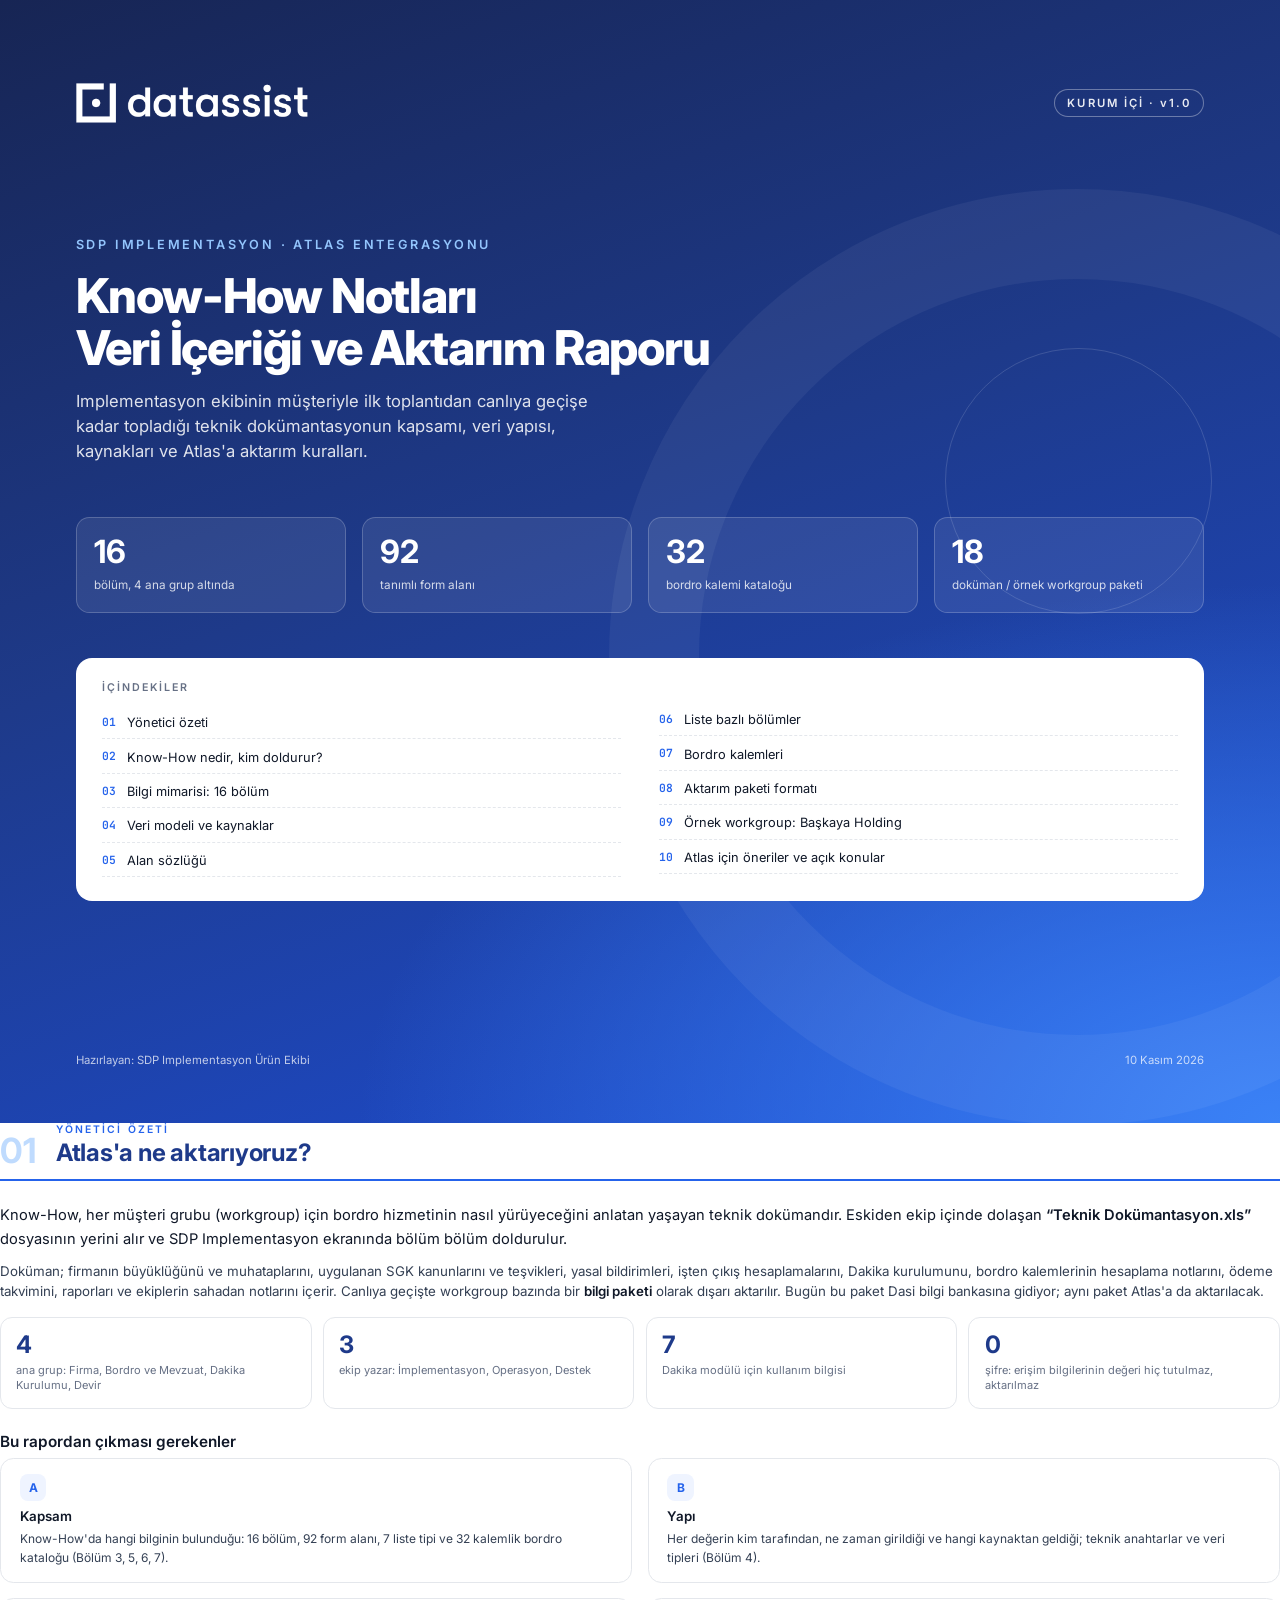
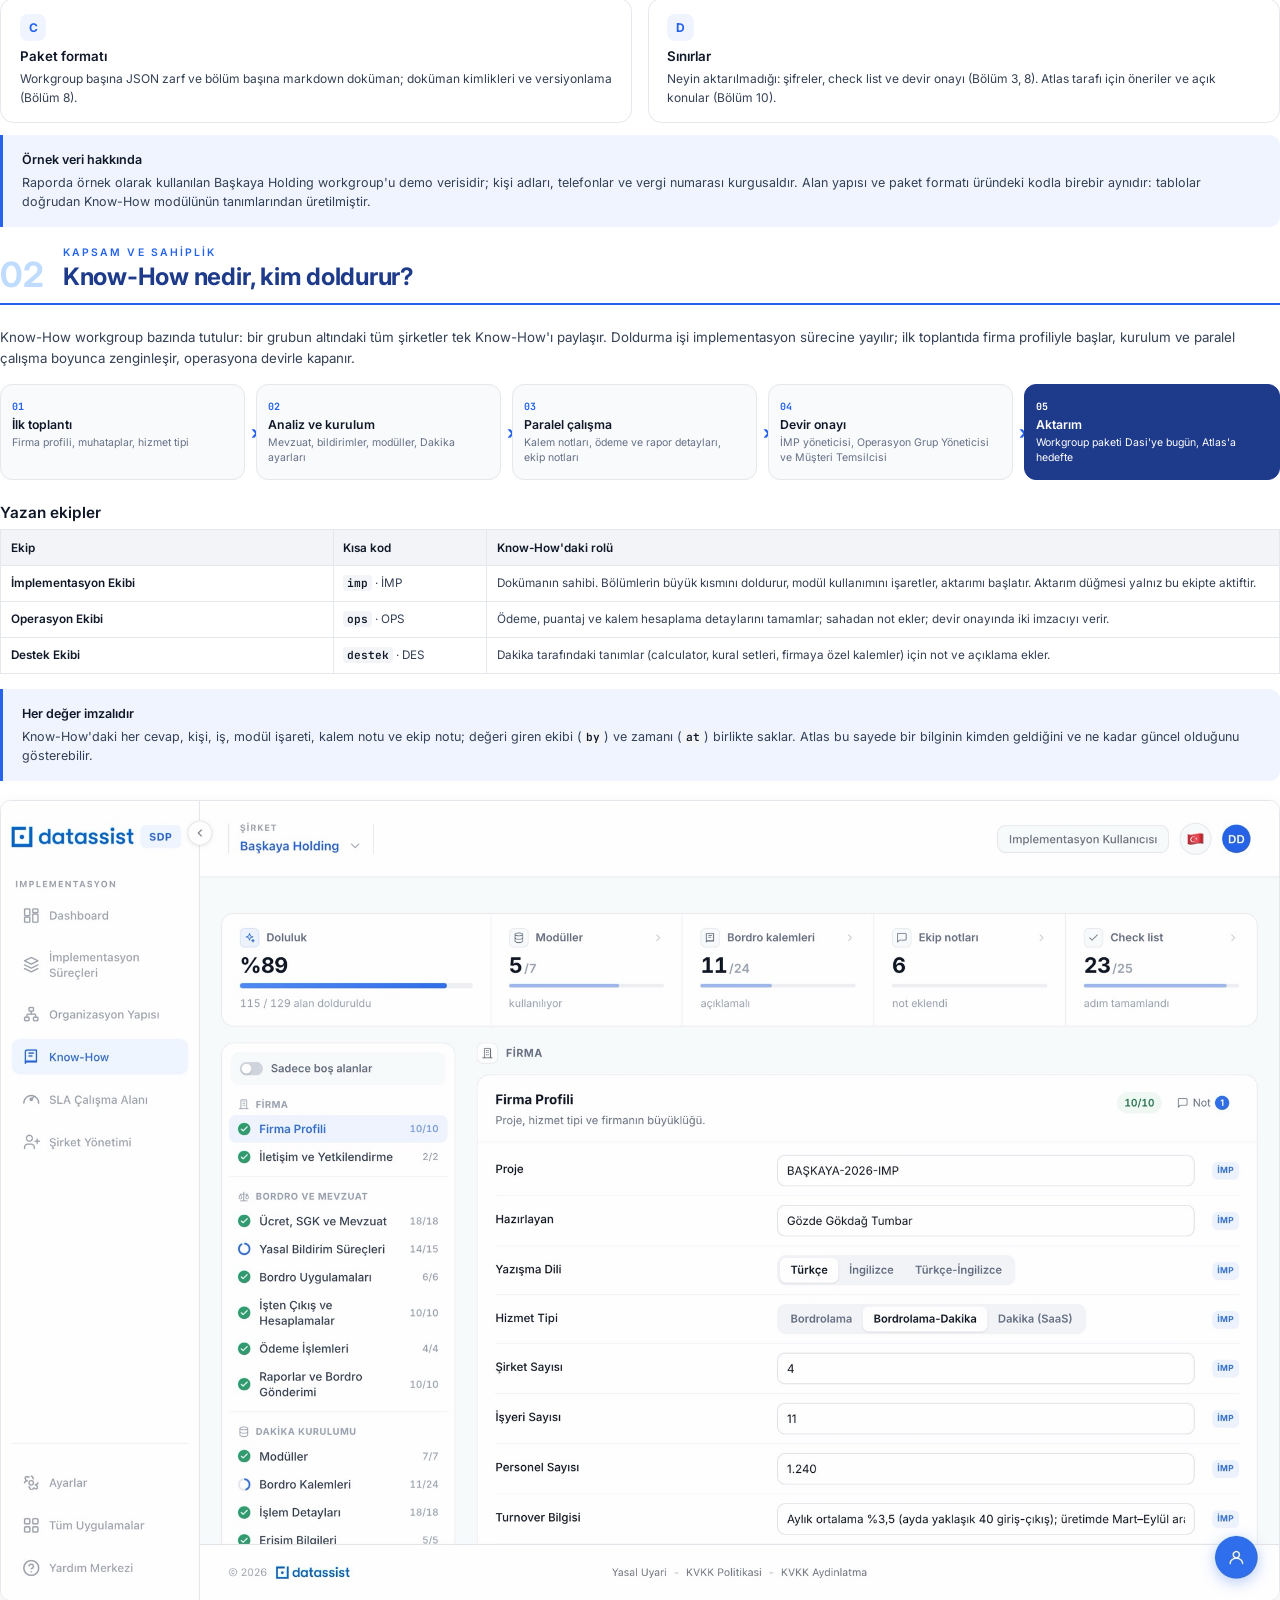
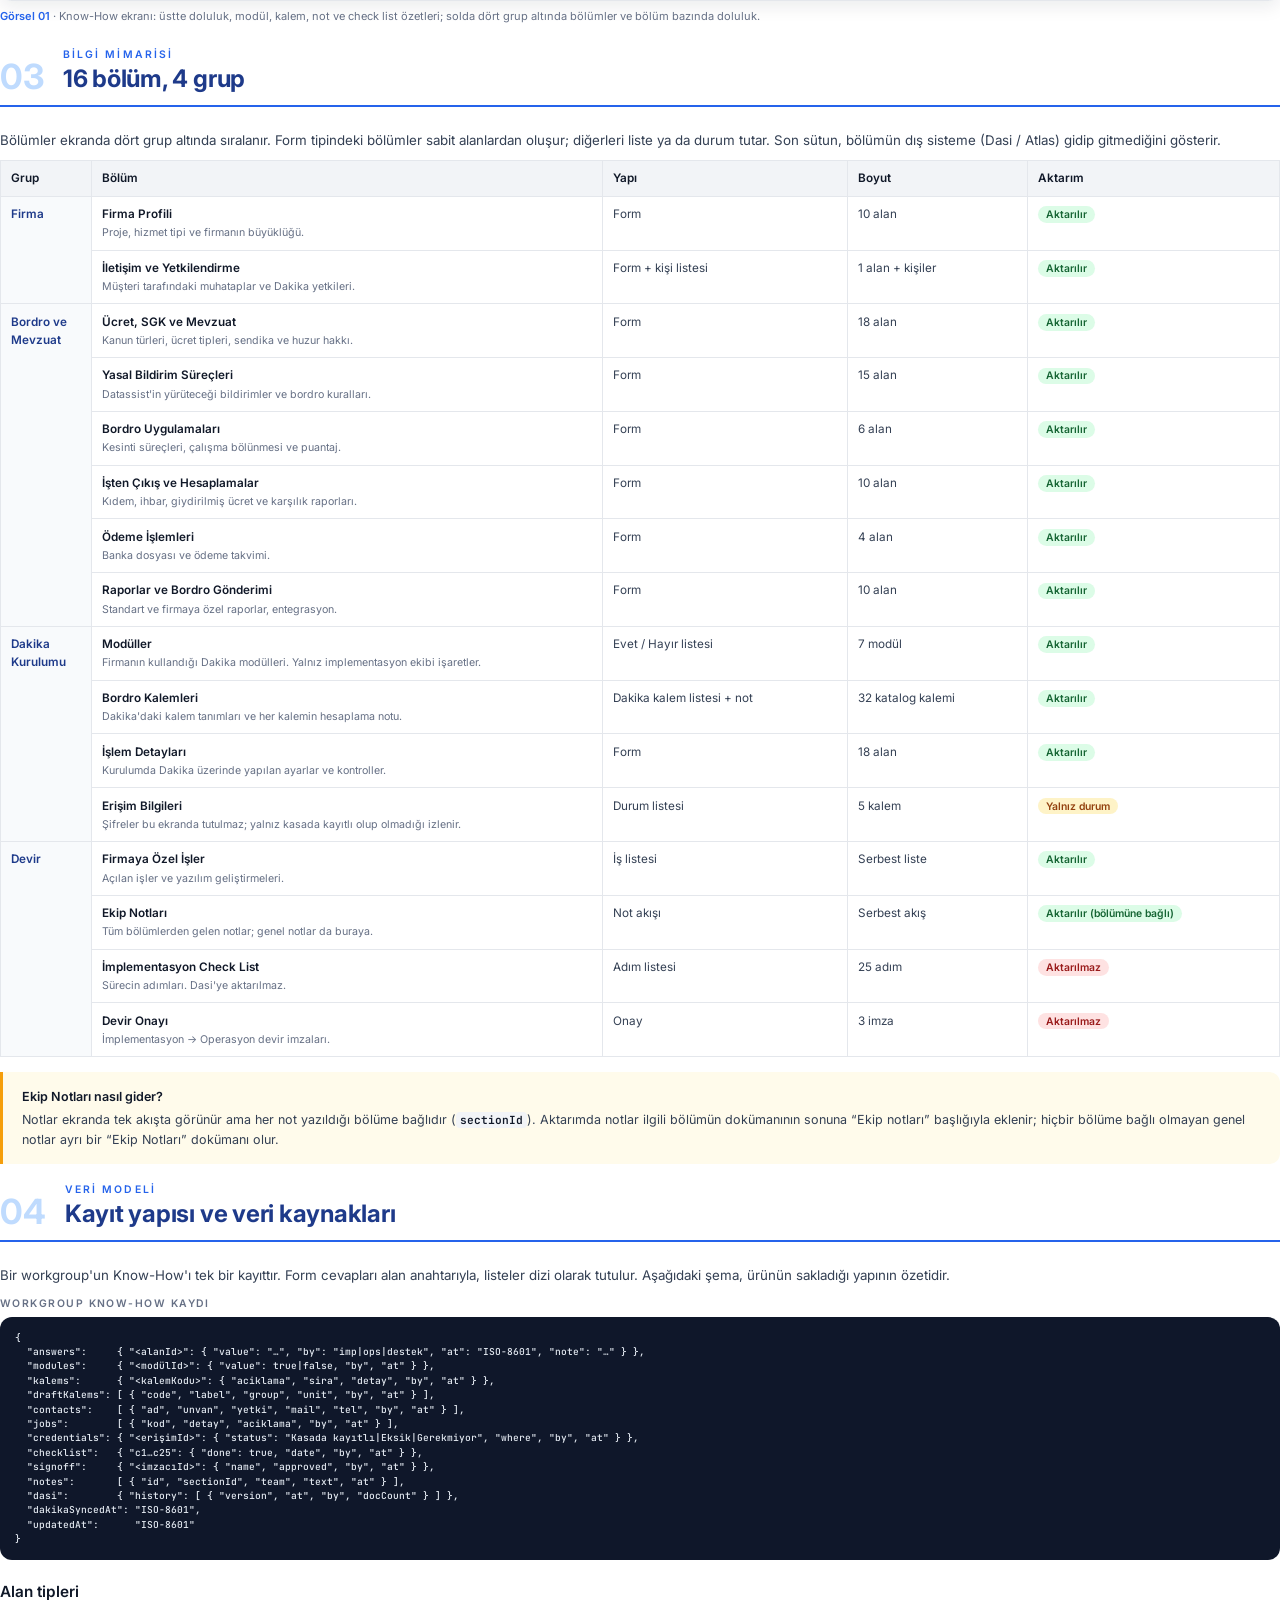
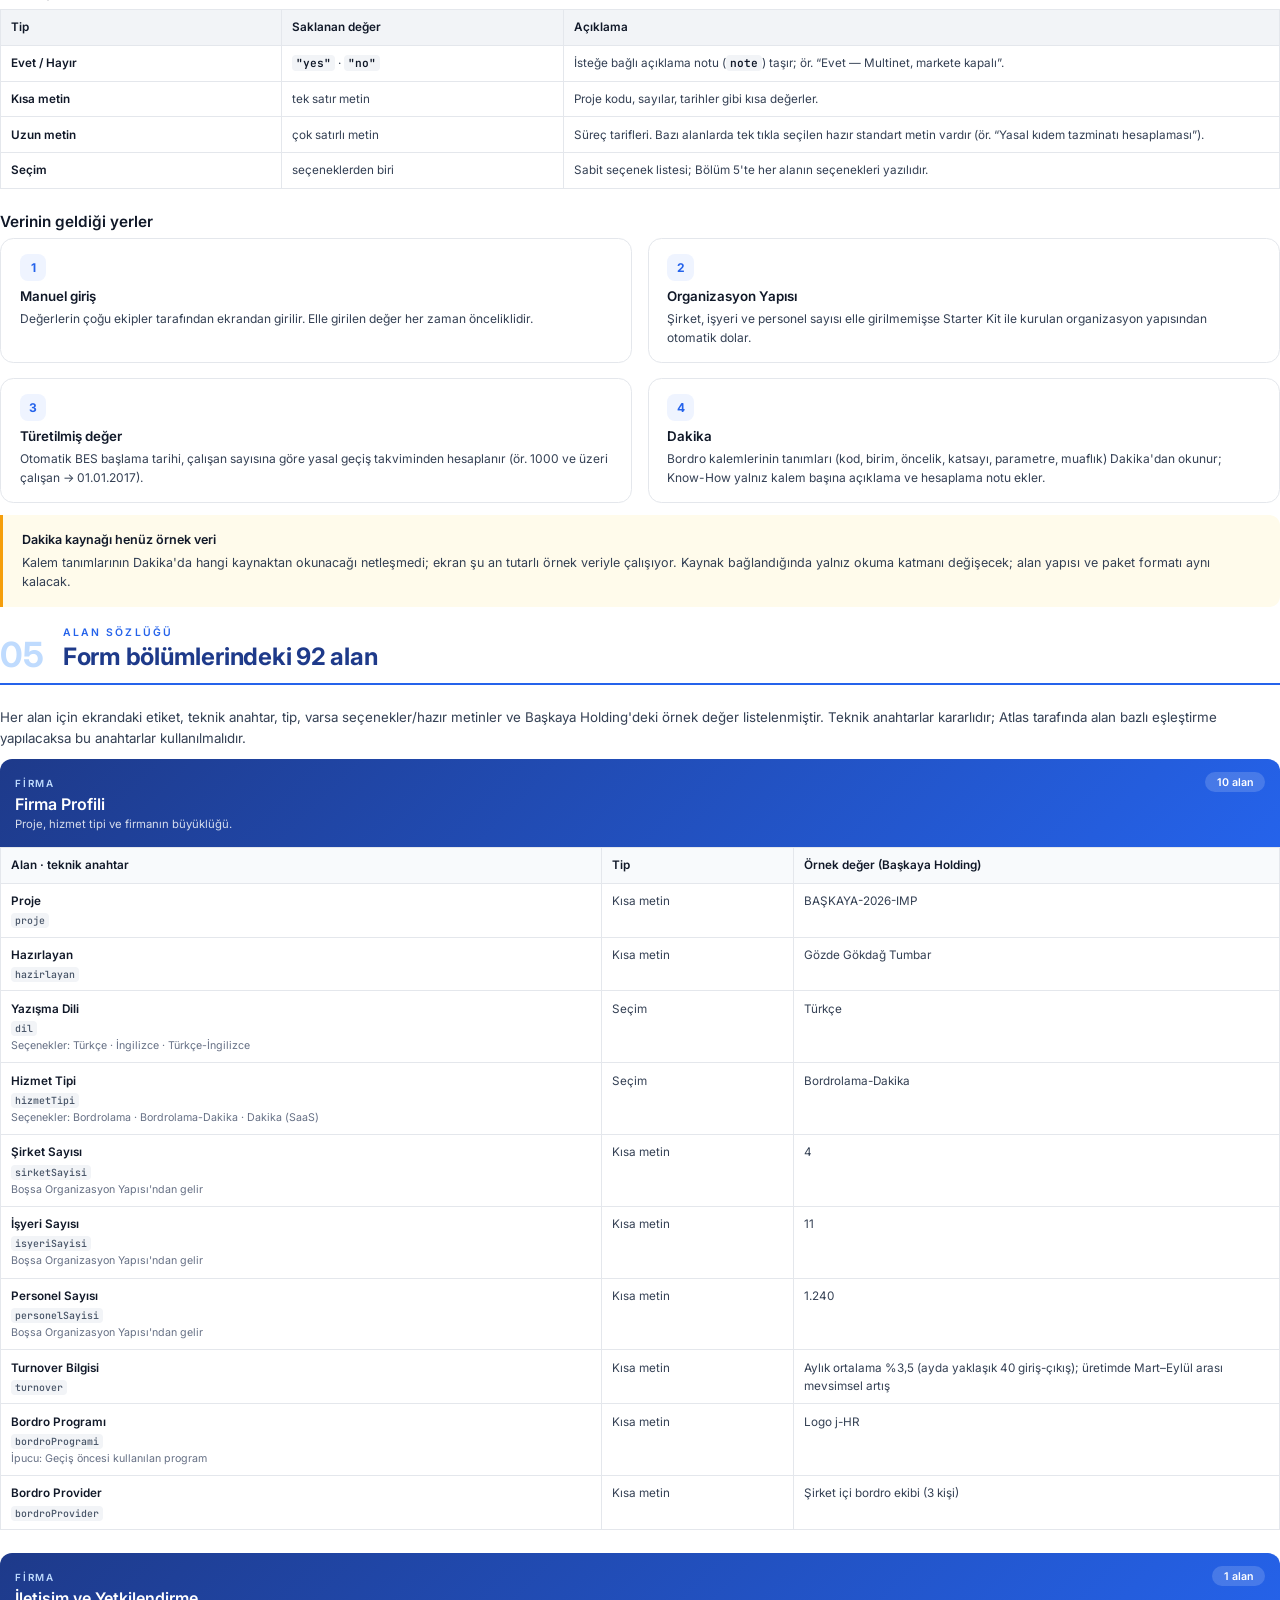
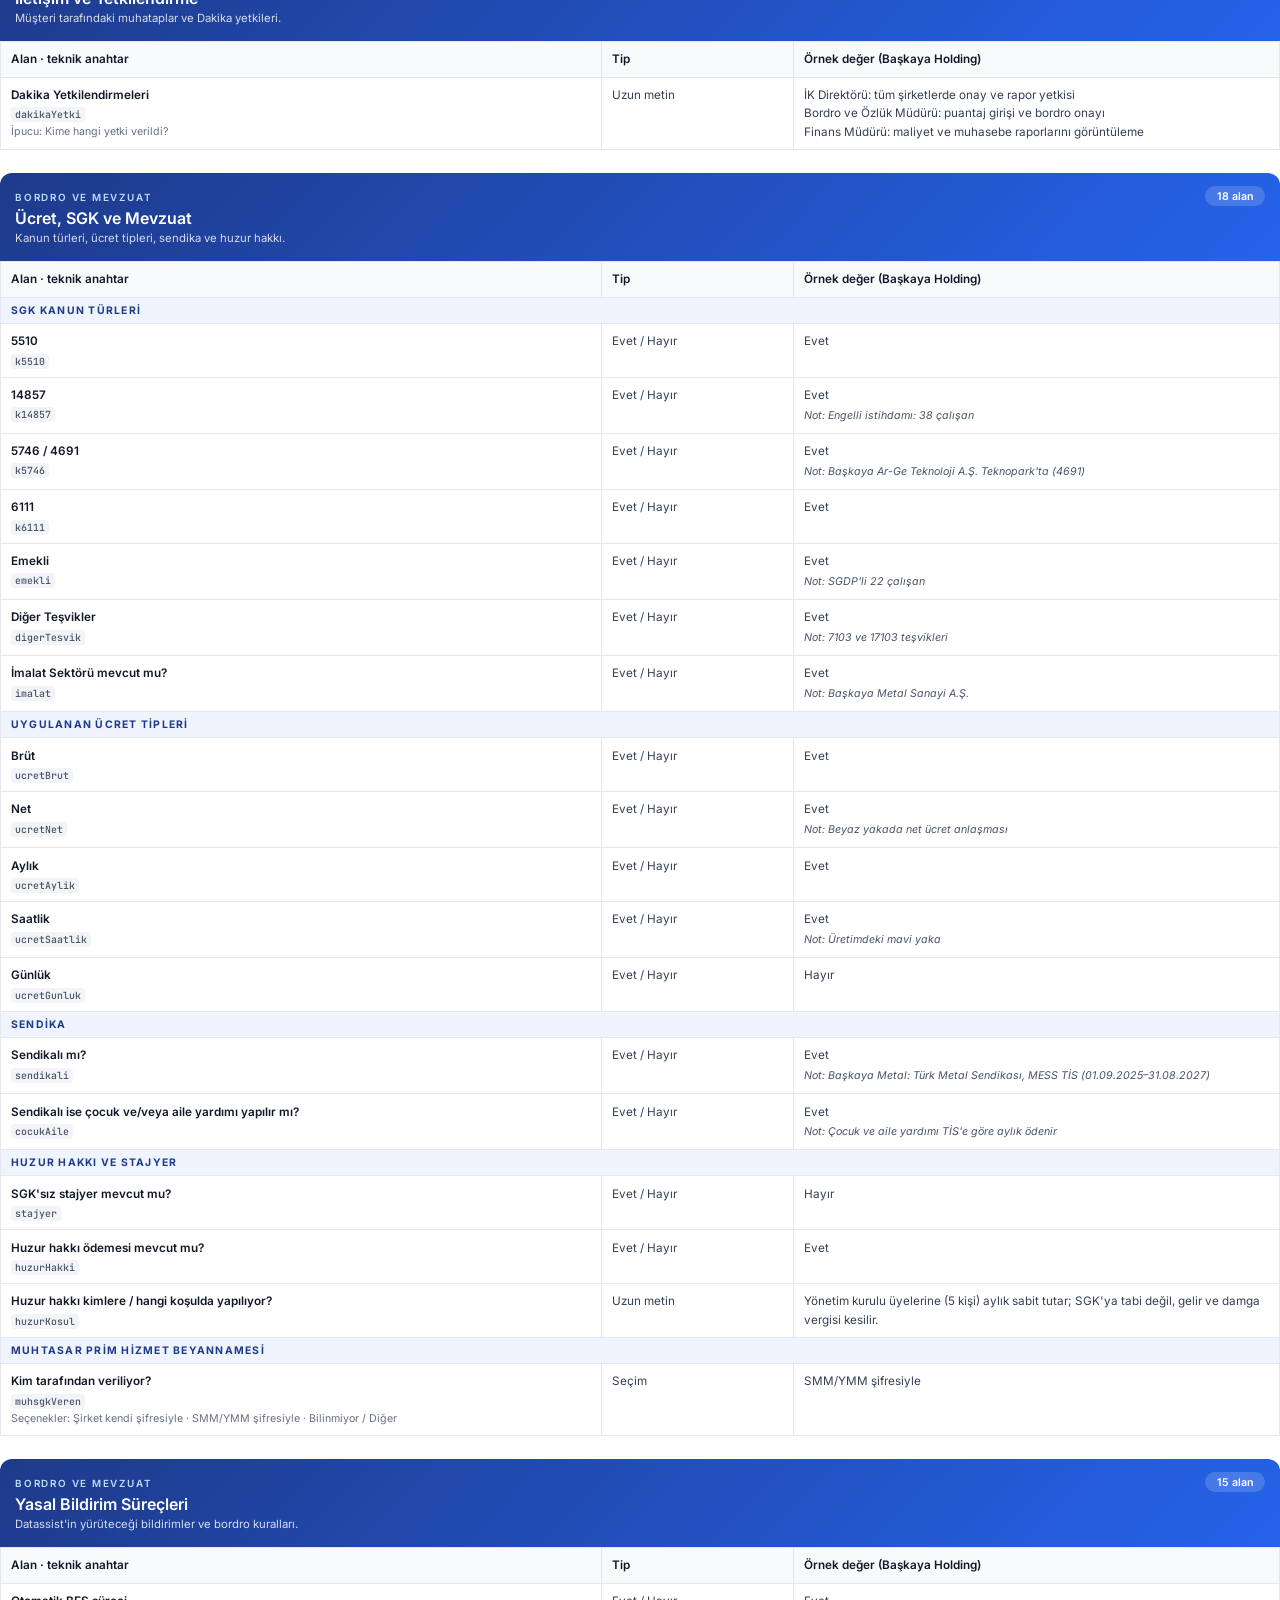
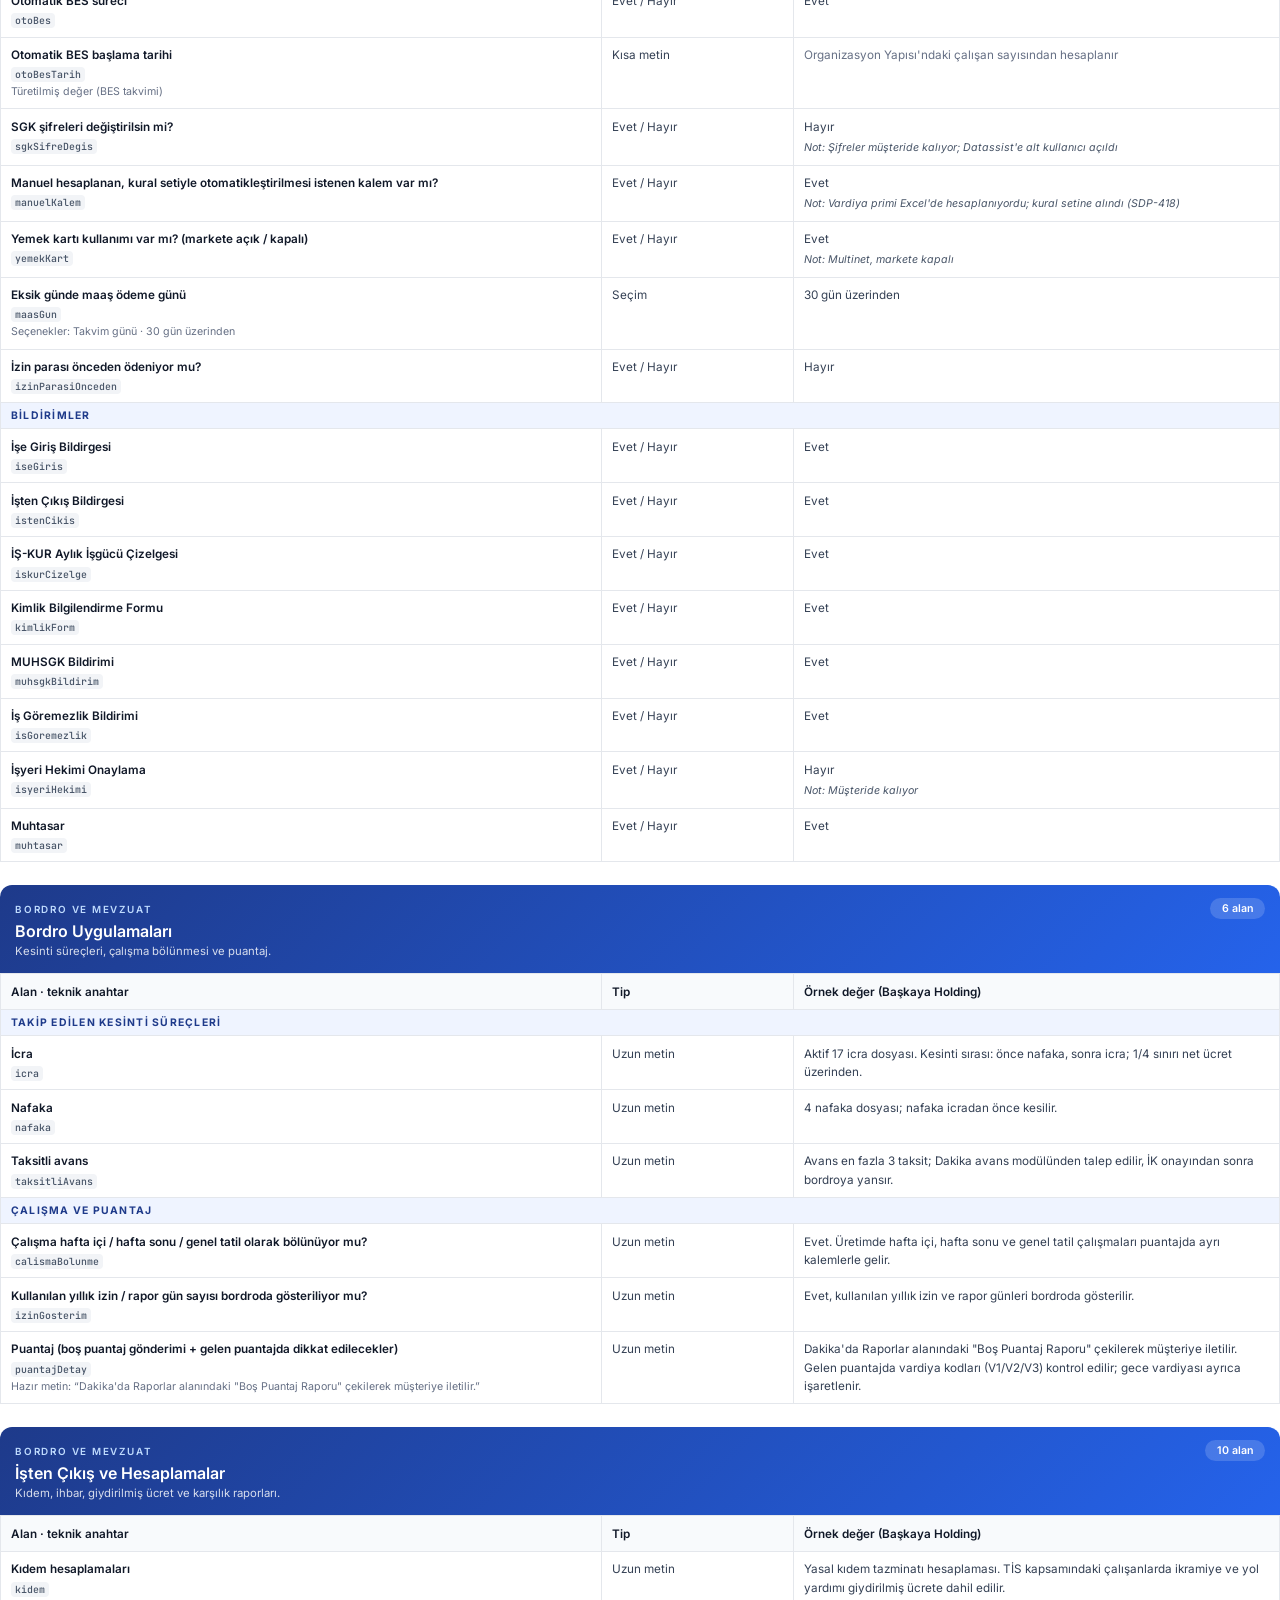
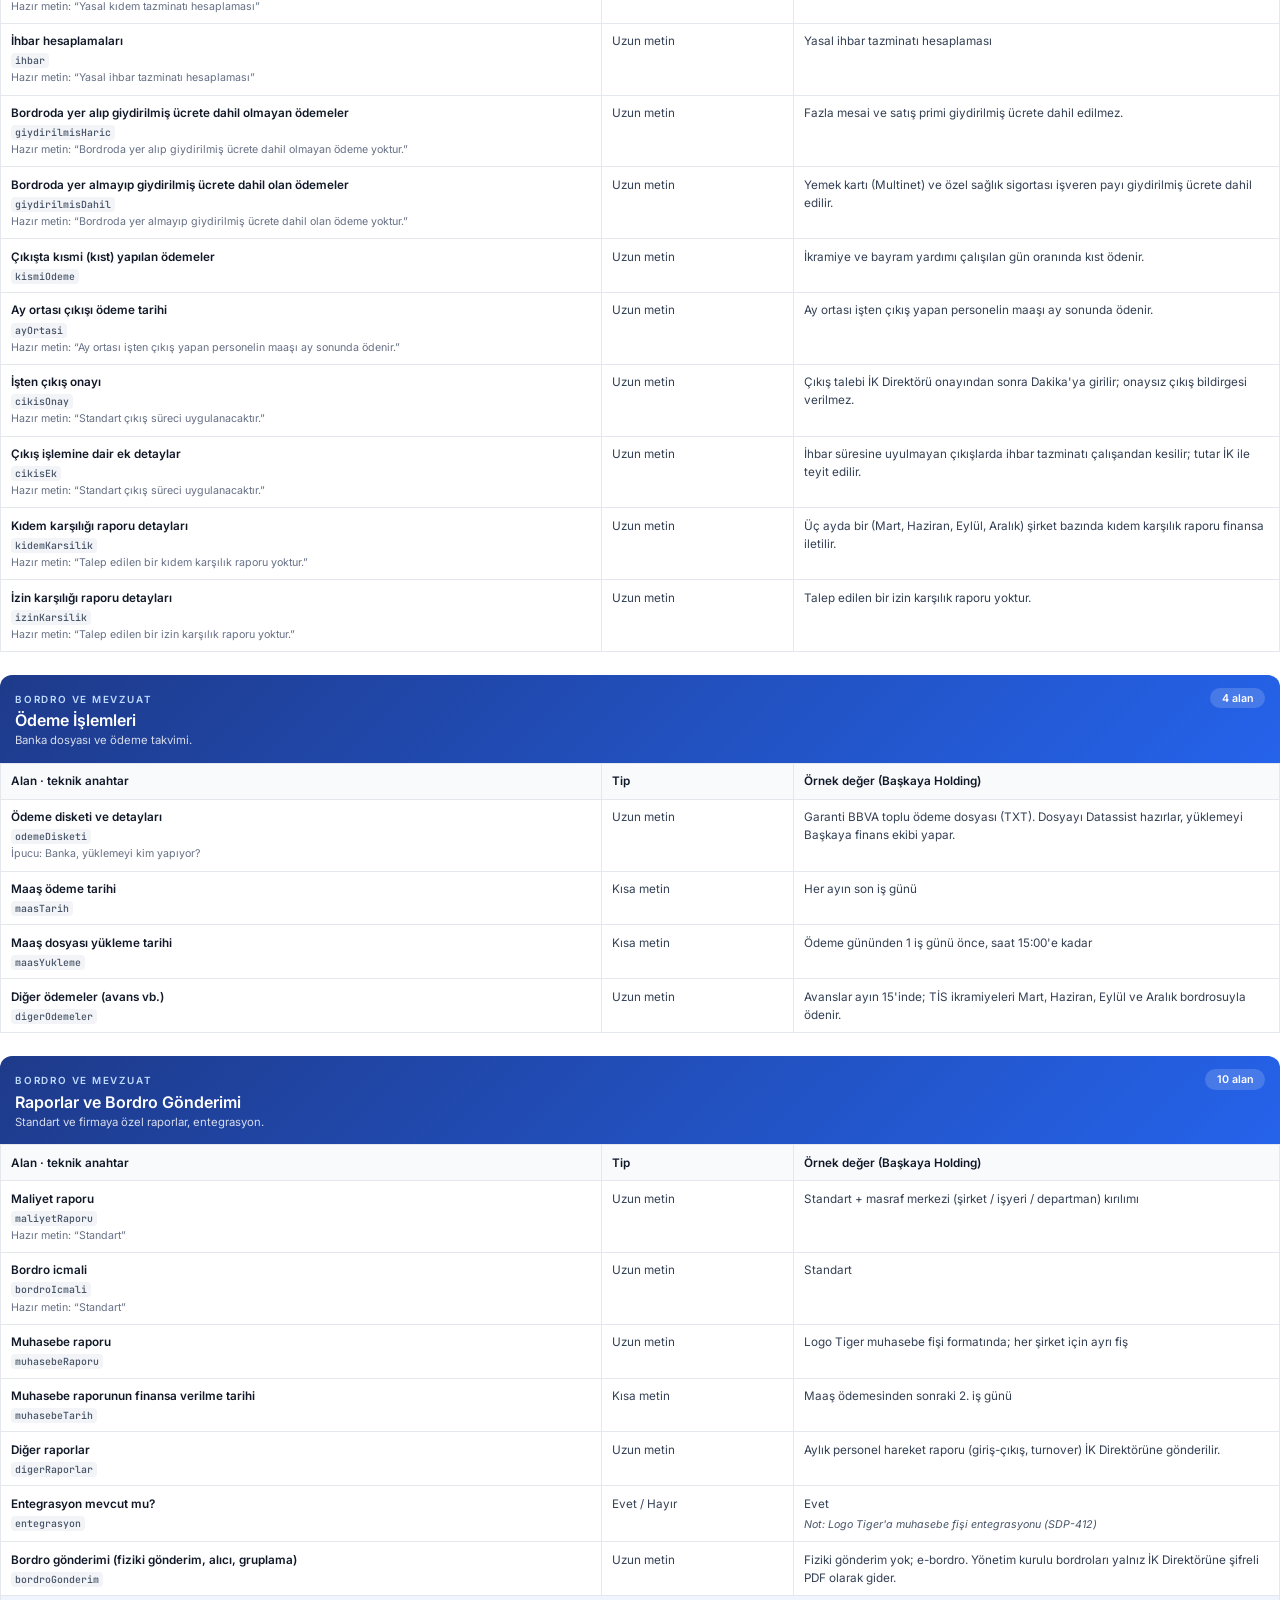
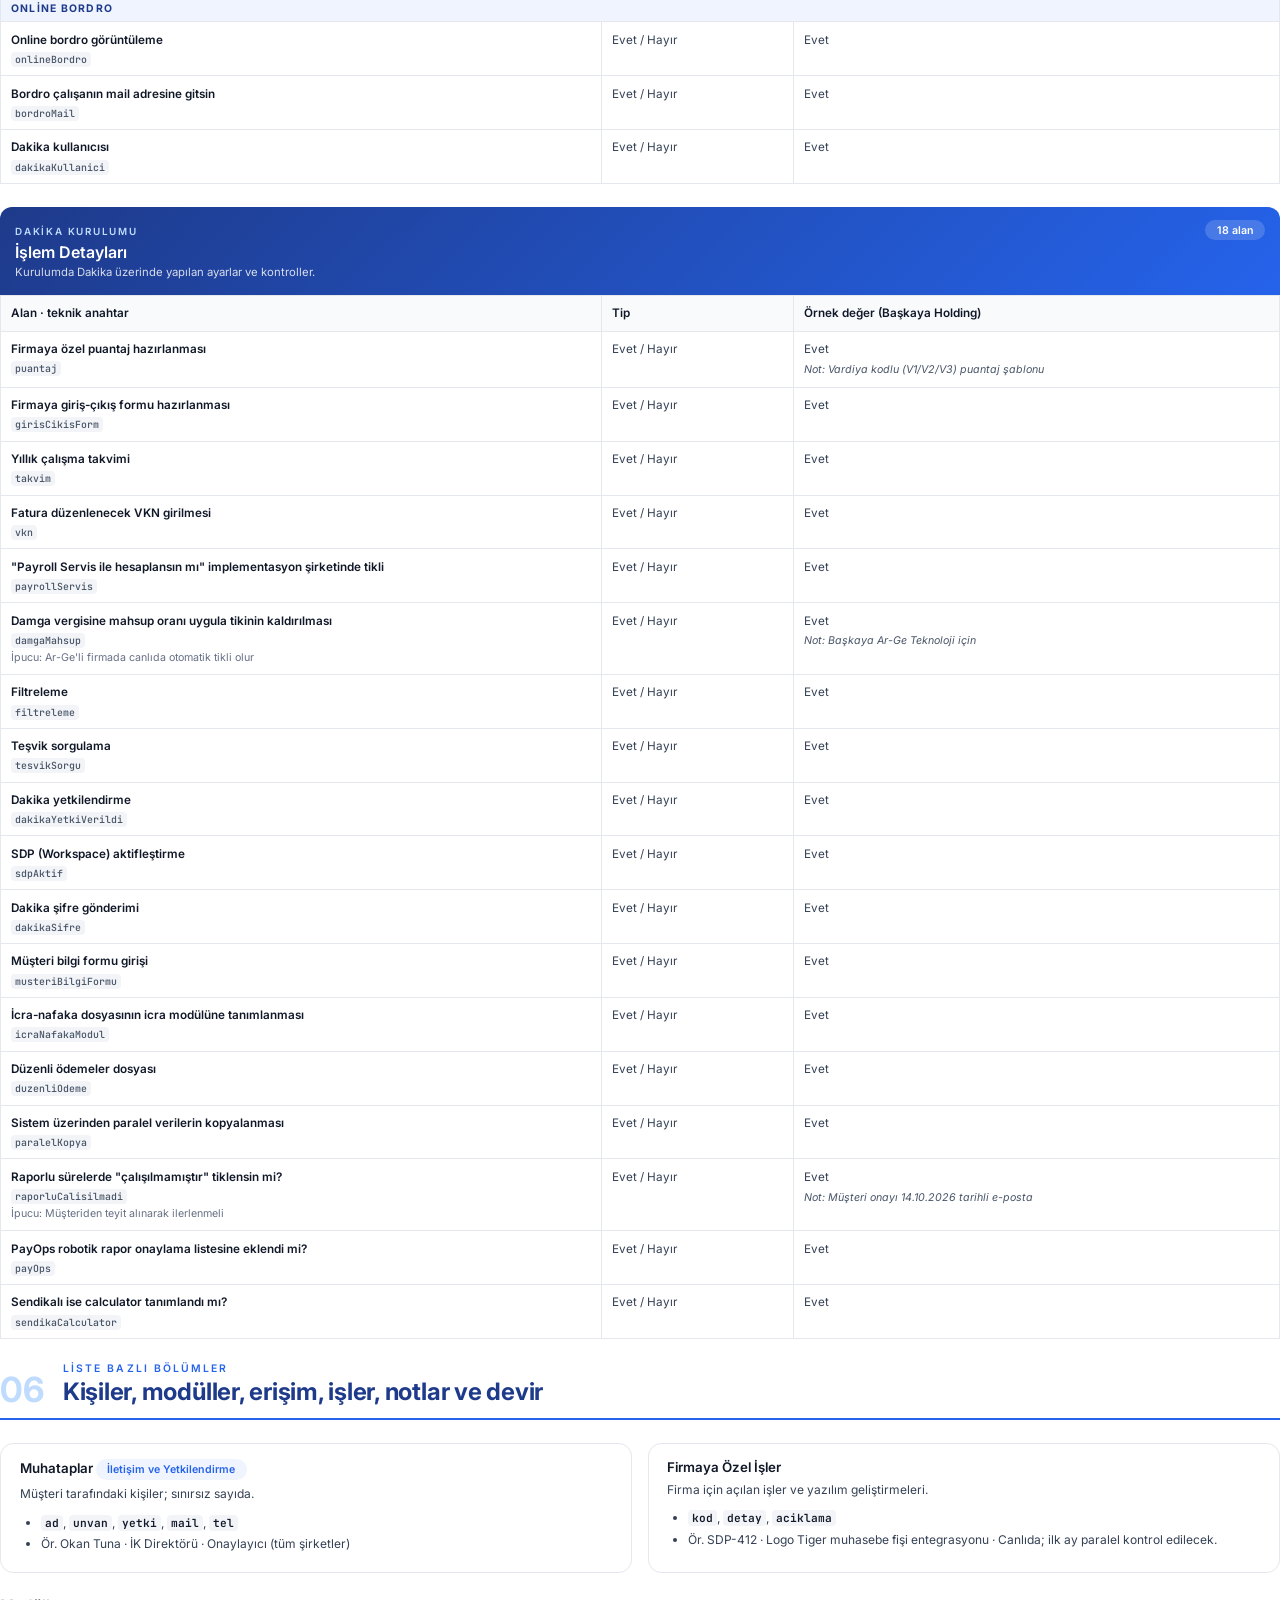
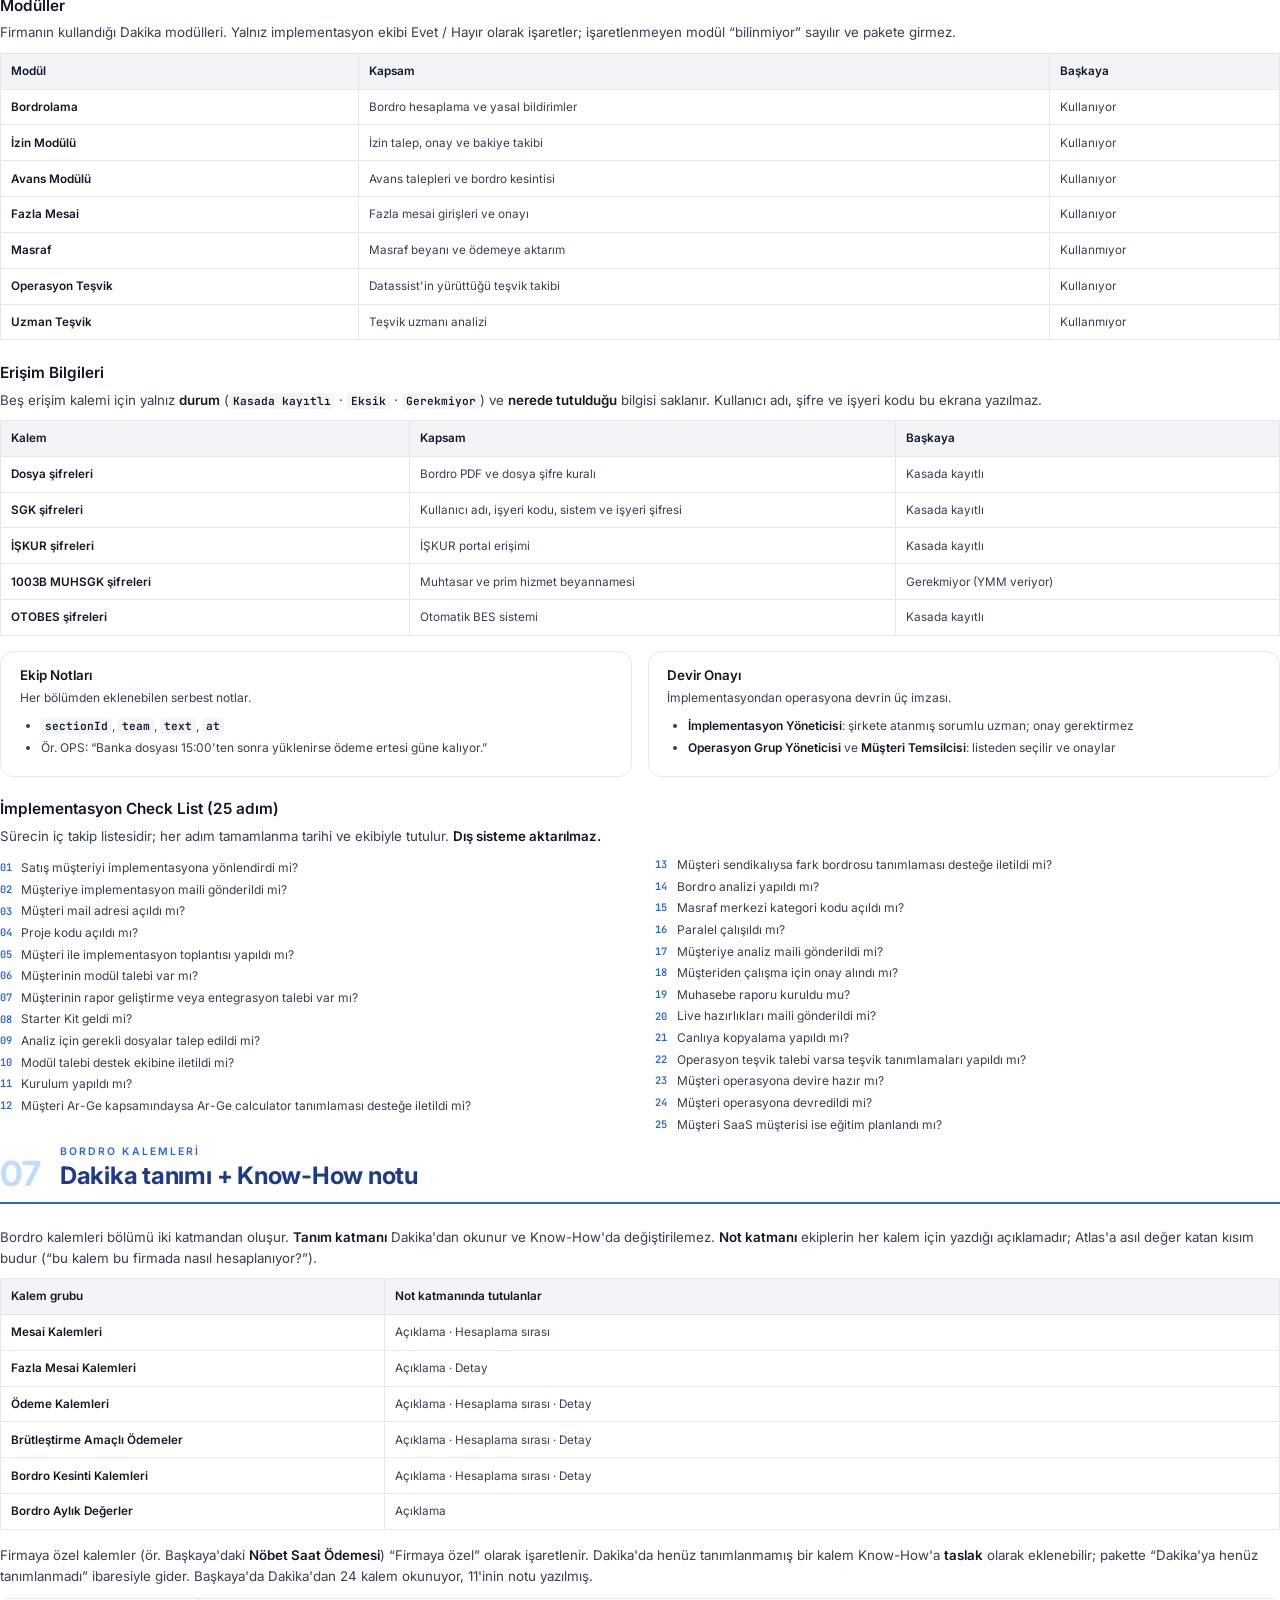
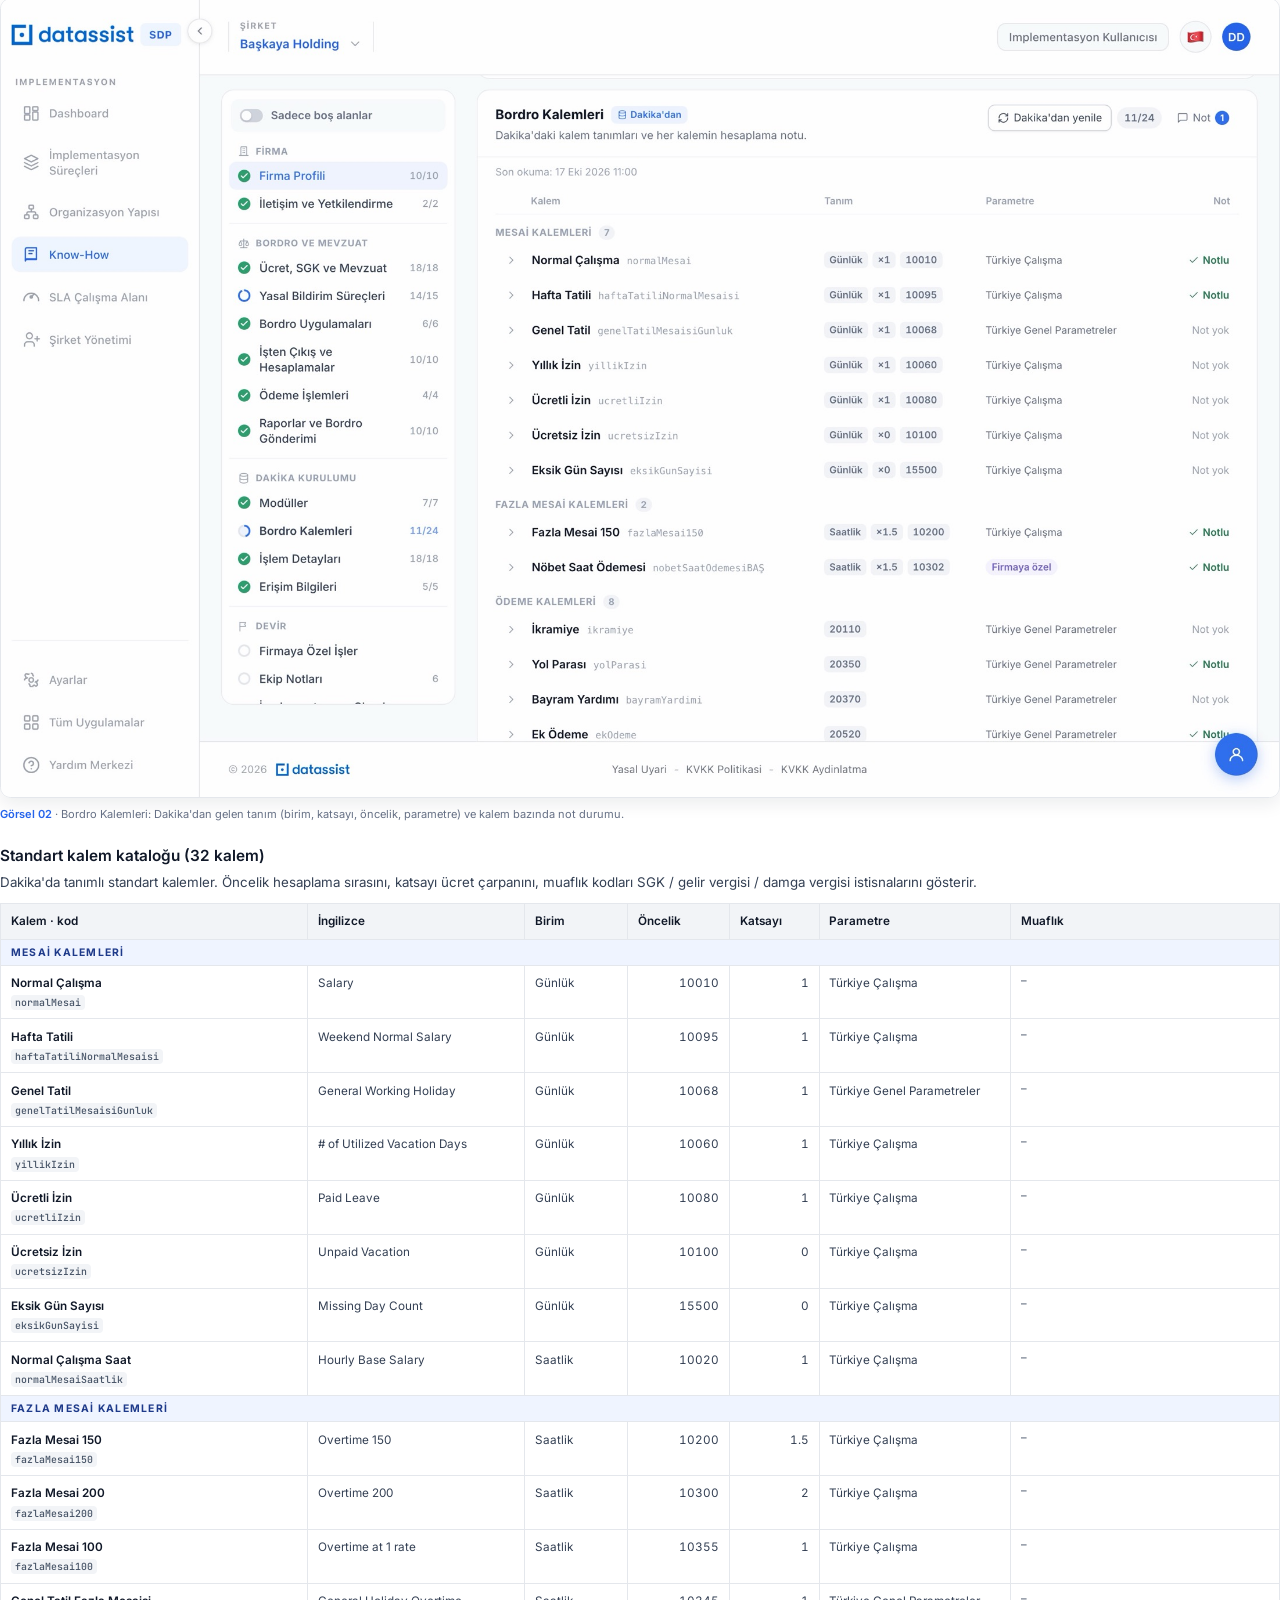
<file: docs/know-how-atlas/rapor.html>
<!doctype html>
<html lang="tr">
<head>
<meta charset="utf-8" />
<title>Know-How Notları · Atlas Veri Raporu</title>
<link rel="preconnect" href="https://fonts.googleapis.com" />
<link href="https://fonts.googleapis.com/css2?family=Inter:wght@400;500;600;700;800&family=JetBrains+Mono:wght@500;600&display=swap" rel="stylesheet" />
<style>
  @page { size: A4; margin: 22mm 16mm 18mm;
    @top-left { content: "datassist"; font: 700 11pt Inter, sans-serif; color: #2563eb; }
    @top-right { content: "Know-How Notları · Atlas Veri Raporu"; font: 500 8pt Inter, sans-serif; color: #475467; }
    @bottom-left { content: "Datassist · Kurum içi · 10 Kasım 2026"; font: 500 8pt Inter, sans-serif; color: #475467; }
    @bottom-right { content: counter(page) " / " counter(pages); font: 500 8pt Inter, sans-serif; color: #475467; } }
  @page cover { margin: 0; @top-left { content: none; } @top-right { content: none; } @bottom-left { content: none; } @bottom-right { content: none; } }
  :root { --ink: #101828; --text: #344054; --muted: #667085; --line: #e4e7ec; --brand: #2563eb; --navy: #1e3a8a; --soft: #eff4ff; }
  * { box-sizing: border-box; }
  html { -webkit-print-color-adjust: exact; print-color-adjust: exact; }
  body { margin: 0; font: 10pt/1.55 Inter, -apple-system, "Segoe UI", sans-serif; color: var(--text); }
  b, strong { color: var(--ink); font-weight: 600; }
  code { font: 600 8.4pt "JetBrains Mono", ui-monospace, Menlo, monospace; color: var(--ink); background: #f2f4f7; padding: 1px 4px; border-radius: 4px; }
  .muted { color: var(--muted); }
  .nowrap { white-space: nowrap; }

  /* Kapak */
  .cover { page: cover; position: relative; height: 297mm; padding: 22mm 20mm 18mm; color: #fff; overflow: hidden;
    background: radial-gradient(120% 80% at 100% 100%, #3b82f6 0%, rgba(59,130,246,0) 60%), linear-gradient(160deg, #172554 0%, #1e3a8a 45%, #1d4ed8 100%); }
  .cover::after { content: ""; position: absolute; right: -70mm; top: 50mm; width: 200mm; height: 200mm; border: 24mm solid rgba(255,255,255,0.05); border-radius: 50%; }
  .cover::before { content: ""; position: absolute; right: 18mm; top: 92mm; width: 70mm; height: 70mm; border: 1px solid rgba(255,255,255,0.14); border-radius: 50%; }
  .brand { display: flex; align-items: center; justify-content: space-between; position: relative; z-index: 1; }
  .brand img { height: 30pt; filter: brightness(0) invert(1); }
  .brand span { font: 600 8.5pt Inter, sans-serif; letter-spacing: 0.18em; padding: 5pt 10pt; border-radius: 20pt; box-shadow: inset 0 0 0 1px rgba(255,255,255,0.35); color: rgba(255,255,255,0.9); }
  .eyebrow { margin-top: 30mm; font: 600 9.5pt Inter, sans-serif; letter-spacing: 0.22em; color: #93c5fd; position: relative; z-index: 1; }
  .cover h1 { margin: 5mm 0 4mm; font: 800 36pt/1.08 Inter, sans-serif; letter-spacing: -0.025em; position: relative; z-index: 1; }
  .cover .sub { max-width: 140mm; font-size: 12.5pt; line-height: 1.5; color: rgba(255,255,255,0.86); position: relative; z-index: 1; }
  .stats { display: grid; grid-template-columns: repeat(4, 1fr); gap: 4mm; margin-top: 14mm; position: relative; z-index: 1; }
  .stat { padding: 5mm; border-radius: 10pt; background: rgba(255,255,255,0.08); box-shadow: inset 0 0 0 1px rgba(255,255,255,0.2); }
  .stat b { display: block; color: #fff; font: 700 24pt/1 Inter, sans-serif; }
  .stat span { display: block; margin-top: 2mm; font-size: 8.8pt; color: rgba(255,255,255,0.8); }
  .toc { position: relative; z-index: 1; margin-top: 12mm; padding: 6mm 7mm; border-radius: 12pt; background: #fff; color: var(--ink); }
  .toc h4 { margin: 0 0 3mm; font: 600 8pt Inter, sans-serif; letter-spacing: 0.18em; color: var(--muted); }
  .toc ol { margin: 0; padding: 0; list-style: none; columns: 2; column-gap: 10mm; counter-reset: t; }
  .toc li { counter-increment: t; display: flex; gap: 3mm; padding: 1.4mm 0; font-size: 9.6pt; break-inside: avoid; border-bottom: 1px dashed var(--line); }
  .toc li::before { content: counter(t, decimal-leading-zero); font: 600 8.5pt "JetBrains Mono", monospace; color: var(--brand); padding-top: 0.6pt; }
  .cover-foot { position: absolute; left: 20mm; right: 20mm; bottom: 14mm; display: flex; justify-content: space-between; font-size: 8.5pt; color: rgba(255,255,255,0.72); z-index: 1; }

  /* İç sayfalar */
  .chapter { break-before: page; }
  .ch-head { display: flex; align-items: flex-end; gap: 5mm; margin: 0 0 6mm; padding-bottom: 3mm; border-bottom: 2px solid var(--brand); break-after: avoid; }
  .ch-head i { font: 700 26pt/1 Inter, sans-serif; font-style: normal; color: #bfdbfe; }
  .ch-head div small { display: block; font: 600 7.8pt Inter, sans-serif; letter-spacing: 0.2em; color: var(--brand); }
  .ch-head h2 { margin: 1mm 0 0; font: 700 18pt/1.2 Inter, sans-serif; color: var(--navy); letter-spacing: -0.01em; }
  h3 { margin: 6mm 0 2mm; font: 600 11.5pt Inter, sans-serif; color: var(--ink); break-after: avoid; }
  p { margin: 0 0 2.6mm; }
  .lead { font-size: 11pt; color: var(--ink); line-height: 1.6; }
  ul, ol { margin: 0 0 3mm; padding-left: 5.5mm; }
  li { margin: 0.8mm 0; }
  table { width: 100%; border-collapse: collapse; margin: 2mm 0 4mm; font-size: 8.8pt; }
  th { text-align: left; padding: 2.2mm 2.6mm; background: #f2f4f7; color: var(--ink); font-weight: 600; border: 1px solid var(--line); }
  td { padding: 2.2mm 2.6mm; border: 1px solid var(--line); vertical-align: top; }
  tr { break-inside: avoid; }
  thead { display: table-header-group; }
  tr.sub td { background: var(--soft); color: var(--navy); font: 700 7.8pt Inter, sans-serif; letter-spacing: 0.12em; text-transform: uppercase; padding: 1.6mm 2.6mm; }
  td.num { text-align: right; font-variant-numeric: tabular-nums; white-space: nowrap; }
  td.grp { background: #f8fafc; font-weight: 600; color: var(--navy); width: 24mm; }
  tbody.compact td { padding: 1.5mm 2.6mm; }
  .fx { margin-top: 0.8mm; font-size: 8pt; color: var(--muted); line-height: 1.4; }
  .fnote { margin-top: 1mm; font-size: 8pt; color: #475467; font-style: italic; }
  code.fid { display: block; width: fit-content; margin-top: 0.8mm; font-size: 7.4pt; font-weight: 500; color: #475467; background: #f2f4f7; }
  td.muaf { font: 500 7pt "JetBrains Mono", monospace; color: #475467; word-break: break-all; }
  .tag { display: inline-block; padding: 0.5mm 2.2mm; border-radius: 10pt; font: 600 7.8pt Inter, sans-serif; white-space: nowrap; }
  .tag.yes { background: #dcfce7; color: #166534; } .tag.no { background: #fee2e2; color: #991b1b; } .tag.warn { background: #fef3c7; color: #92400e; }
  .pill { display: inline-block; padding: 1mm 3mm; border-radius: 10pt; background: var(--soft); color: var(--brand); font: 600 8pt Inter, sans-serif; white-space: nowrap; }

  .callout { margin: 3mm 0 5mm; padding: 4mm 5mm; border-radius: 0 8pt 8pt 0; break-inside: avoid; font-size: 9.4pt; }
  .callout b:first-child { display: block; margin-bottom: 1mm; }
  .callout.info { border-left: 3px solid var(--brand); background: var(--soft); }
  .callout.warn { border-left: 3px solid #f59e0b; background: #fffbeb; }
  .callout.lock { border-left: 3px solid #dc2626; background: #fef2f2; }

  .kpis { display: grid; grid-template-columns: repeat(4, 1fr); gap: 3mm; margin: 4mm 0 5mm; }
  .kpi { padding: 4mm; border: 1px solid var(--line); border-radius: 9pt; break-inside: avoid; }
  .kpi b { display: block; font: 700 18pt/1 Inter, sans-serif; color: var(--navy); }
  .kpi span { display: block; margin-top: 1.5mm; font-size: 8.3pt; color: var(--muted); line-height: 1.35; }

  .grid2 { display: grid; grid-template-columns: 1fr 1fr; gap: 4mm; }
  .card { padding: 4mm 5mm; border: 1px solid var(--line); border-radius: 10pt; break-inside: avoid; }
  .card h4 { margin: 0 0 1.5mm; font: 600 10pt Inter, sans-serif; color: var(--ink); }
  .card p, .card li { font-size: 9pt; }
  .card p:last-child, .card ul:last-child { margin-bottom: 0; }
  .card .ic { display: inline-flex; align-items: center; justify-content: center; width: 7mm; height: 7mm; margin-bottom: 2mm; border-radius: 6pt; background: var(--soft); color: var(--brand); font: 700 9pt Inter, sans-serif; }

  /* Akış */
  .flow { display: grid; grid-template-columns: repeat(5, 1fr); gap: 0; margin: 4mm 0 6mm; break-inside: avoid; }
  .step { position: relative; padding: 4mm 3mm 3.5mm; margin-right: 3mm; border-radius: 9pt; background: #f8fafc; border: 1px solid var(--line); }
  .step:last-child { margin-right: 0; background: var(--navy); border-color: var(--navy); }
  .step:last-child b, .step:last-child p, .step:last-child small { color: #fff; }
  .step:not(:last-child)::after { content: "›"; position: absolute; right: -3mm; top: 50%; transform: translate(50%, -50%); font: 700 14pt Inter, sans-serif; color: var(--brand); }
  .step small { display: block; font: 700 7.5pt "JetBrains Mono", monospace; color: var(--brand); }
  .step b { display: block; margin: 1mm 0; font-size: 9.2pt; line-height: 1.3; }
  .step p { margin: 0; font-size: 7.9pt; line-height: 1.4; color: var(--muted); }

  /* Alan sözlüğü */
  .dict { margin: 0 0 6mm; }
  .dict-head { display: flex; justify-content: space-between; align-items: flex-start; gap: 4mm; padding: 3.5mm 4mm; border-radius: 9pt 9pt 0 0; background: linear-gradient(135deg, #1e3a8a, #2563eb); color: #fff; break-after: avoid; }
  .dict-head small { font: 600 7.4pt Inter, sans-serif; letter-spacing: 0.18em; text-transform: uppercase; color: #bfdbfe; }
  .dict-head h3 { margin: 0.5mm 0 0.5mm; color: #fff; font-size: 12pt; }
  .dict-head p { margin: 0; font-size: 8.5pt; color: rgba(255,255,255,0.82); }
  .dict-head .pill { background: rgba(255,255,255,0.16); color: #fff; }
  .ftable { margin-top: 0; }
  .ftable th { background: #f8fafc; }

  pre { margin: 2mm 0 4mm; padding: 3.5mm 4mm; border-radius: 9pt; background: #0f172a; color: #e2e8f0; font: 500 7.2pt/1.5 "JetBrains Mono", monospace; white-space: pre-wrap; word-break: break-word; break-inside: avoid; }
  pre .k { color: #93c5fd; }
  .pre-cap { font: 600 7.8pt Inter, sans-serif; letter-spacing: 0.14em; color: var(--muted); text-transform: uppercase; margin-top: 3mm; }

  figure.shot { margin: 3mm 0 6mm; break-inside: avoid; }
  figure.shot img { display: block; width: 100%; border: 1px solid var(--line); border-radius: 8pt; box-shadow: 0 6px 18px rgba(16,24,40,0.08); }
  figure.shot figcaption { margin-top: 2mm; font-size: 8.3pt; color: var(--muted); }
  figure.shot figcaption b { color: var(--brand); }

  .cols { columns: 2; column-gap: 8mm; }
  .cols li { break-inside: avoid; font-size: 9pt; }
  ol.check { counter-reset: c; list-style: none; padding: 0; }
  ol.check li { counter-increment: c; display: flex; gap: 2.5mm; }
  ol.check li::before { content: counter(c, decimal-leading-zero); font: 600 7.8pt "JetBrains Mono", monospace; color: var(--brand); padding-top: 0.8pt; }

  .reco { display: grid; grid-template-columns: 9mm 1fr; gap: 3mm; padding: 2.6mm 0; border-bottom: 1px solid var(--line); break-inside: avoid; }
  .reco i { display: inline-flex; align-items: center; justify-content: center; width: 8mm; height: 8mm; border-radius: 50%; background: var(--brand); color: #fff; font: 700 9pt Inter, sans-serif; font-style: normal; }
  .reco.open i { background: #d97706; }
  .reco h4 { margin: 0.6mm 0 1mm; font: 600 10pt Inter, sans-serif; color: var(--ink); }
  .reco p { margin: 0; font-size: 9.2pt; }
  .sign { margin-top: 5mm; display: grid; grid-template-columns: 1fr 1fr 1fr; gap: 4mm; break-inside: avoid; }
  .sign div { padding: 3mm 4mm; border: 1px solid var(--line); border-radius: 8pt; font-size: 8.5pt; color: var(--muted); }
  .sign b { display: block; font-size: 9.5pt; margin-bottom: 0.8mm; }
</style>
</head>
<body>

<!-- KAPAK -->
<section class="cover">
  <div class="brand"><img src="logo.png" alt="datassist" /><span>KURUM İÇİ · v1.0</span></div>
  <div class="eyebrow">SDP IMPLEMENTASYON · ATLAS ENTEGRASYONU</div>
  <h1>Know-How Notları<br />Veri İçeriği ve Aktarım Raporu</h1>
  <p class="sub">Implementasyon ekibinin müşteriyle ilk toplantıdan canlıya geçişe kadar topladığı teknik dokümantasyonun kapsamı, veri yapısı, kaynakları ve Atlas'a aktarım kuralları.</p>
  <div class="stats">
    <div class="stat"><b>16</b><span>bölüm, 4 ana grup altında</span></div>
    <div class="stat"><b>92</b><span>tanımlı form alanı</span></div>
    <div class="stat"><b>32</b><span>bordro kalemi kataloğu</span></div>
    <div class="stat"><b>18</b><span>doküman / örnek workgroup paketi</span></div>
  </div>
  <div class="toc">
    <h4>İÇİNDEKİLER</h4>
    <ol>
      <li>Yönetici özeti</li>
      <li>Know-How nedir, kim doldurur?</li>
      <li>Bilgi mimarisi: 16 bölüm</li>
      <li>Veri modeli ve kaynaklar</li>
      <li>Alan sözlüğü</li>
      <li>Liste bazlı bölümler</li>
      <li>Bordro kalemleri</li>
      <li>Aktarım paketi formatı</li>
      <li>Örnek workgroup: Başkaya Holding</li>
      <li>Atlas için öneriler ve açık konular</li>
    </ol>
  </div>
  <div class="cover-foot"><span>Hazırlayan: SDP Implementasyon Ürün Ekibi</span><span>10 Kasım 2026</span></div>
</section>

<!-- 1 -->
<section class="chapter">
  <div class="ch-head"><i>01</i><div><small>YÖNETİCİ ÖZETİ</small><h2>Atlas'a ne aktarıyoruz?</h2></div></div>
  <p class="lead">Know-How, her müşteri grubu (workgroup) için bordro hizmetinin nasıl yürüyeceğini anlatan yaşayan teknik dokümandır. Eskiden ekip içinde dolaşan <b>“Teknik Dokümantasyon.xls”</b> dosyasının yerini alır ve SDP Implementasyon ekranında bölüm bölüm doldurulur.</p>
  <p>Doküman; firmanın büyüklüğünü ve muhataplarını, uygulanan SGK kanunlarını ve teşvikleri, yasal bildirimleri, işten çıkış hesaplamalarını, Dakika kurulumunu, bordro kalemlerinin hesaplama notlarını, ödeme takvimini, raporları ve ekiplerin sahadan notlarını içerir. Canlıya geçişte workgroup bazında bir <b>bilgi paketi</b> olarak dışarı aktarılır. Bugün bu paket Dasi bilgi bankasına gidiyor; aynı paket Atlas'a da aktarılacak.</p>
  <div class="kpis">
    <div class="kpi"><b>4</b><span>ana grup: Firma, Bordro ve Mevzuat, Dakika Kurulumu, Devir</span></div>
    <div class="kpi"><b>3</b><span>ekip yazar: İmplementasyon, Operasyon, Destek</span></div>
    <div class="kpi"><b>7</b><span>Dakika modülü için kullanım bilgisi</span></div>
    <div class="kpi"><b>0</b><span>şifre: erişim bilgilerinin değeri hiç tutulmaz, aktarılmaz</span></div>
  </div>
  <h3>Bu rapordan çıkması gerekenler</h3>
  <div class="grid2">
    <div class="card"><span class="ic">A</span><h4>Kapsam</h4><p>Know-How'da hangi bilginin bulunduğu: 16 bölüm, 92 form alanı, 7 liste tipi ve 32 kalemlik bordro kataloğu (Bölüm 3, 5, 6, 7).</p></div>
    <div class="card"><span class="ic">B</span><h4>Yapı</h4><p>Her değerin kim tarafından, ne zaman girildiği ve hangi kaynaktan geldiği; teknik anahtarlar ve veri tipleri (Bölüm 4).</p></div>
    <div class="card"><span class="ic">C</span><h4>Paket formatı</h4><p>Workgroup başına JSON zarf ve bölüm başına markdown doküman; doküman kimlikleri ve versiyonlama (Bölüm 8).</p></div>
    <div class="card"><span class="ic">D</span><h4>Sınırlar</h4><p>Neyin aktarılmadığı: şifreler, check list ve devir onayı (Bölüm 3, 8). Atlas tarafı için öneriler ve açık konular (Bölüm 10).</p></div>
  </div>
  <div class="callout info"><b>Örnek veri hakkında</b>Raporda örnek olarak kullanılan Başkaya Holding workgroup'u demo verisidir; kişi adları, telefonlar ve vergi numarası kurgusaldır. Alan yapısı ve paket formatı üründeki kodla birebir aynıdır: tablolar doğrudan Know-How modülünün tanımlarından üretilmiştir.</div>
</section>

<!-- 2 -->
<section class="chapter">
  <div class="ch-head"><i>02</i><div><small>KAPSAM VE SAHİPLİK</small><h2>Know-How nedir, kim doldurur?</h2></div></div>
  <p>Know-How workgroup bazında tutulur: bir grubun altındaki tüm şirketler tek Know-How'ı paylaşır. Doldurma işi implementasyon sürecine yayılır; ilk toplantıda firma profiliyle başlar, kurulum ve paralel çalışma boyunca zenginleşir, operasyona devirle kapanır.</p>
  <div class="flow">
    <div class="step"><small>01</small><b>İlk toplantı</b><p>Firma profili, muhataplar, hizmet tipi</p></div>
    <div class="step"><small>02</small><b>Analiz ve kurulum</b><p>Mevzuat, bildirimler, modüller, Dakika ayarları</p></div>
    <div class="step"><small>03</small><b>Paralel çalışma</b><p>Kalem notları, ödeme ve rapor detayları, ekip notları</p></div>
    <div class="step"><small>04</small><b>Devir onayı</b><p>İMP yöneticisi, Operasyon Grup Yöneticisi ve Müşteri Temsilcisi</p></div>
    <div class="step"><small>05</small><b>Aktarım</b><p>Workgroup paketi Dasi'ye bugün, Atlas'a hedefte</p></div>
  </div>
  <h3>Yazan ekipler</h3>
  <table>
    <thead><tr><th style="width:26%">Ekip</th><th style="width:12%">Kısa kod</th><th>Know-How'daki rolü</th></tr></thead>
    <tbody>
      <tr><td><b>İmplementasyon Ekibi</b></td><td><code>imp</code> · İMP</td><td>Dokümanın sahibi. Bölümlerin büyük kısmını doldurur, modül kullanımını işaretler, aktarımı başlatır. Aktarım düğmesi yalnız bu ekipte aktiftir.</td></tr>
      <tr><td><b>Operasyon Ekibi</b></td><td><code>ops</code> · OPS</td><td>Ödeme, puantaj ve kalem hesaplama detaylarını tamamlar; sahadan not ekler; devir onayında iki imzacıyı verir.</td></tr>
      <tr><td><b>Destek Ekibi</b></td><td><code>destek</code> · DES</td><td>Dakika tarafındaki tanımlar (calculator, kural setleri, firmaya özel kalemler) için not ve açıklama ekler.</td></tr>
    </tbody>
  </table>
  <div class="callout info"><b>Her değer imzalıdır</b>Know-How'daki her cevap, kişi, iş, modül işareti, kalem notu ve ekip notu; değeri giren ekibi (<code>by</code>) ve zamanı (<code>at</code>) birlikte saklar. Atlas bu sayede bir bilginin kimden geldiğini ve ne kadar güncel olduğunu gösterebilir.</div>
  <figure class="shot"><img src="ekran/01-genel.jpg" alt="" /><figcaption><b>Görsel 01</b> · Know-How ekranı: üstte doluluk, modül, kalem, not ve check list özetleri; solda dört grup altında bölümler ve bölüm bazında doluluk.</figcaption></figure>
</section>

<!-- 3 -->
<section class="chapter">
  <div class="ch-head"><i>03</i><div><small>BİLGİ MİMARİSİ</small><h2>16 bölüm, 4 grup</h2></div></div>
  <p>Bölümler ekranda dört grup altında sıralanır. Form tipindeki bölümler sabit alanlardan oluşur; diğerleri liste ya da durum tutar. Son sütun, bölümün dış sisteme (Dasi / Atlas) gidip gitmediğini gösterir.</p>
  <table>
    <thead><tr><th>Grup</th><th style="width:40%">Bölüm</th><th>Yapı</th><th>Boyut</th><th>Aktarım</th></tr></thead>
    <tbody><tr><td class='grp' rowspan='2'>Firma</td><td><b>Firma Profili</b><div class='fx'>Proje, hizmet tipi ve firmanın büyüklüğü.</div></td><td>Form</td><td class='nowrap'>10 alan</td><td><span class='tag yes'>Aktarılır</span></td></tr><tr><td><b>İletişim ve Yetkilendirme</b><div class='fx'>Müşteri tarafındaki muhataplar ve Dakika yetkileri.</div></td><td>Form + kişi listesi</td><td class='nowrap'>1 alan + kişiler</td><td><span class='tag yes'>Aktarılır</span></td></tr><tr><td class='grp' rowspan='6'>Bordro ve Mevzuat</td><td><b>Ücret, SGK ve Mevzuat</b><div class='fx'>Kanun türleri, ücret tipleri, sendika ve huzur hakkı.</div></td><td>Form</td><td class='nowrap'>18 alan</td><td><span class='tag yes'>Aktarılır</span></td></tr><tr><td><b>Yasal Bildirim Süreçleri</b><div class='fx'>Datassist&#x27;in yürüteceği bildirimler ve bordro kuralları.</div></td><td>Form</td><td class='nowrap'>15 alan</td><td><span class='tag yes'>Aktarılır</span></td></tr><tr><td><b>Bordro Uygulamaları</b><div class='fx'>Kesinti süreçleri, çalışma bölünmesi ve puantaj.</div></td><td>Form</td><td class='nowrap'>6 alan</td><td><span class='tag yes'>Aktarılır</span></td></tr><tr><td><b>İşten Çıkış ve Hesaplamalar</b><div class='fx'>Kıdem, ihbar, giydirilmiş ücret ve karşılık raporları.</div></td><td>Form</td><td class='nowrap'>10 alan</td><td><span class='tag yes'>Aktarılır</span></td></tr><tr><td><b>Ödeme İşlemleri</b><div class='fx'>Banka dosyası ve ödeme takvimi.</div></td><td>Form</td><td class='nowrap'>4 alan</td><td><span class='tag yes'>Aktarılır</span></td></tr><tr><td><b>Raporlar ve Bordro Gönderimi</b><div class='fx'>Standart ve firmaya özel raporlar, entegrasyon.</div></td><td>Form</td><td class='nowrap'>10 alan</td><td><span class='tag yes'>Aktarılır</span></td></tr><tr><td class='grp' rowspan='4'>Dakika Kurulumu</td><td><b>Modüller</b><div class='fx'>Firmanın kullandığı Dakika modülleri. Yalnız implementasyon ekibi işaretler.</div></td><td>Evet / Hayır listesi</td><td class='nowrap'>7 modül</td><td><span class='tag yes'>Aktarılır</span></td></tr><tr><td><b>Bordro Kalemleri</b><div class='fx'>Dakika&#x27;daki kalem tanımları ve her kalemin hesaplama notu.</div></td><td>Dakika kalem listesi + not</td><td class='nowrap'>32 katalog kalemi</td><td><span class='tag yes'>Aktarılır</span></td></tr><tr><td><b>İşlem Detayları</b><div class='fx'>Kurulumda Dakika üzerinde yapılan ayarlar ve kontroller.</div></td><td>Form</td><td class='nowrap'>18 alan</td><td><span class='tag yes'>Aktarılır</span></td></tr><tr><td><b>Erişim Bilgileri</b><div class='fx'>Şifreler bu ekranda tutulmaz; yalnız kasada kayıtlı olup olmadığı izlenir.</div></td><td>Durum listesi</td><td class='nowrap'>5 kalem</td><td><span class='tag warn'>Yalnız durum</span></td></tr><tr><td class='grp' rowspan='4'>Devir</td><td><b>Firmaya Özel İşler</b><div class='fx'>Açılan işler ve yazılım geliştirmeleri.</div></td><td>İş listesi</td><td class='nowrap'>Serbest liste</td><td><span class='tag yes'>Aktarılır</span></td></tr><tr><td><b>Ekip Notları</b><div class='fx'>Tüm bölümlerden gelen notlar; genel notlar da buraya.</div></td><td>Not akışı</td><td class='nowrap'>Serbest akış</td><td><span class='tag yes'>Aktarılır (bölümüne bağlı)</span></td></tr><tr><td><b>İmplementasyon Check List</b><div class='fx'>Sürecin adımları. Dasi&#x27;ye aktarılmaz.</div></td><td>Adım listesi</td><td class='nowrap'>25 adım</td><td><span class='tag no'>Aktarılmaz</span></td></tr><tr><td><b>Devir Onayı</b><div class='fx'>İmplementasyon → Operasyon devir imzaları.</div></td><td>Onay</td><td class='nowrap'>3 imza</td><td><span class='tag no'>Aktarılmaz</span></td></tr></tbody>
  </table>
  <div class="callout warn"><b>Ekip Notları nasıl gider?</b>Notlar ekranda tek akışta görünür ama her not yazıldığı bölüme bağlıdır (<code>sectionId</code>). Aktarımda notlar ilgili bölümün dokümanının sonuna “Ekip notları” başlığıyla eklenir; hiçbir bölüme bağlı olmayan genel notlar ayrı bir “Ekip Notları” dokümanı olur.</div>
</section>

<!-- 4 -->
<section class="chapter">
  <div class="ch-head"><i>04</i><div><small>VERİ MODELİ</small><h2>Kayıt yapısı ve veri kaynakları</h2></div></div>
  <p>Bir workgroup'un Know-How'ı tek bir kayıttır. Form cevapları alan anahtarıyla, listeler dizi olarak tutulur. Aşağıdaki şema, ürünün sakladığı yapının özetidir.</p>
  <div class="pre-cap">Workgroup Know-How kaydı</div>
  <pre>{
  &quot;answers&quot;:     { &quot;&lt;alanId&gt;&quot;: { &quot;value&quot;: &quot;…&quot;, &quot;by&quot;: &quot;imp|ops|destek&quot;, &quot;at&quot;: &quot;ISO-8601&quot;, &quot;note&quot;: &quot;…&quot; } },
  &quot;modules&quot;:     { &quot;&lt;modülId&gt;&quot;: { &quot;value&quot;: true|false, &quot;by&quot;, &quot;at&quot; } },
  &quot;kalems&quot;:      { &quot;&lt;kalemKodu&gt;&quot;: { &quot;aciklama&quot;, &quot;sira&quot;, &quot;detay&quot;, &quot;by&quot;, &quot;at&quot; } },
  &quot;draftKalems&quot;: [ { &quot;code&quot;, &quot;label&quot;, &quot;group&quot;, &quot;unit&quot;, &quot;by&quot;, &quot;at&quot; } ],
  &quot;contacts&quot;:    [ { &quot;ad&quot;, &quot;unvan&quot;, &quot;yetki&quot;, &quot;mail&quot;, &quot;tel&quot;, &quot;by&quot;, &quot;at&quot; } ],
  &quot;jobs&quot;:        [ { &quot;kod&quot;, &quot;detay&quot;, &quot;aciklama&quot;, &quot;by&quot;, &quot;at&quot; } ],
  &quot;credentials&quot;: { &quot;&lt;erişimId&gt;&quot;: { &quot;status&quot;: &quot;Kasada kayıtlı|Eksik|Gerekmiyor&quot;, &quot;where&quot;, &quot;by&quot;, &quot;at&quot; } },
  &quot;checklist&quot;:   { &quot;c1…c25&quot;: { &quot;done&quot;: true, &quot;date&quot;, &quot;by&quot;, &quot;at&quot; } },
  &quot;signoff&quot;:     { &quot;&lt;imzacıId&gt;&quot;: { &quot;name&quot;, &quot;approved&quot;, &quot;by&quot;, &quot;at&quot; } },
  &quot;notes&quot;:       [ { &quot;id&quot;, &quot;sectionId&quot;, &quot;team&quot;, &quot;text&quot;, &quot;at&quot; } ],
  &quot;dasi&quot;:        { &quot;history&quot;: [ { &quot;version&quot;, &quot;at&quot;, &quot;by&quot;, &quot;docCount&quot; } ] },
  &quot;dakikaSyncedAt&quot;: &quot;ISO-8601&quot;,
  &quot;updatedAt&quot;:      &quot;ISO-8601&quot;
}</pre>
  <h3>Alan tipleri</h3>
  <table>
    <thead><tr><th style="width:22%">Tip</th><th style="width:22%">Saklanan değer</th><th>Açıklama</th></tr></thead>
    <tbody>
      <tr><td><b>Evet / Hayır</b></td><td><code>"yes"</code> · <code>"no"</code></td><td>İsteğe bağlı açıklama notu (<code>note</code>) taşır; ör. “Evet — Multinet, markete kapalı”.</td></tr>
      <tr><td><b>Kısa metin</b></td><td>tek satır metin</td><td>Proje kodu, sayılar, tarihler gibi kısa değerler.</td></tr>
      <tr><td><b>Uzun metin</b></td><td>çok satırlı metin</td><td>Süreç tarifleri. Bazı alanlarda tek tıkla seçilen hazır standart metin vardır (ör. “Yasal kıdem tazminatı hesaplaması”).</td></tr>
      <tr><td><b>Seçim</b></td><td>seçeneklerden biri</td><td>Sabit seçenek listesi; Bölüm 5'te her alanın seçenekleri yazılıdır.</td></tr>
    </tbody>
  </table>
  <h3>Verinin geldiği yerler</h3>
  <div class="grid2">
    <div class="card"><span class="ic">1</span><h4>Manuel giriş</h4><p>Değerlerin çoğu ekipler tarafından ekrandan girilir. Elle girilen değer her zaman önceliklidir.</p></div>
    <div class="card"><span class="ic">2</span><h4>Organizasyon Yapısı</h4><p>Şirket, işyeri ve personel sayısı elle girilmemişse Starter Kit ile kurulan organizasyon yapısından otomatik dolar.</p></div>
    <div class="card"><span class="ic">3</span><h4>Türetilmiş değer</h4><p>Otomatik BES başlama tarihi, çalışan sayısına göre yasal geçiş takviminden hesaplanır (ör. 1000 ve üzeri çalışan → 01.01.2017).</p></div>
    <div class="card"><span class="ic">4</span><h4>Dakika</h4><p>Bordro kalemlerinin tanımları (kod, birim, öncelik, katsayı, parametre, muaflık) Dakika'dan okunur; Know-How yalnız kalem başına açıklama ve hesaplama notu ekler.</p></div>
  </div>
  <div class="callout warn"><b>Dakika kaynağı henüz örnek veri</b>Kalem tanımlarının Dakika'da hangi kaynaktan okunacağı netleşmedi; ekran şu an tutarlı örnek veriyle çalışıyor. Kaynak bağlandığında yalnız okuma katmanı değişecek; alan yapısı ve paket formatı aynı kalacak.</div>
</section>

<!-- 5 -->
<section class="chapter">
  <div class="ch-head"><i>05</i><div><small>ALAN SÖZLÜĞÜ</small><h2>Form bölümlerindeki 92 alan</h2></div></div>
  <p>Her alan için ekrandaki etiket, teknik anahtar, tip, varsa seçenekler/hazır metinler ve Başkaya Holding'deki örnek değer listelenmiştir. Teknik anahtarlar kararlıdır; Atlas tarafında alan bazlı eşleştirme yapılacaksa bu anahtarlar kullanılmalıdır.</p>
  
<div class='dict'>
  <div class='dict-head'><div><small>Firma</small><h3>Firma Profili</h3><p>Proje, hizmet tipi ve firmanın büyüklüğü.</p></div><span class='pill'>10 alan</span></div>
  <table class='ftable'><colgroup><col style='width:47%'><col style='width:15%'><col style='width:38%'></colgroup>
  <thead><tr><th>Alan · teknik anahtar</th><th>Tip</th><th>Örnek değer (Başkaya Holding)</th></tr></thead>
  <tbody><tr><td><b>Proje</b><code class='fid'>proje</code></td><td class='nowrap'>Kısa metin</td><td>BAŞKAYA-2026-IMP</td></tr><tr><td><b>Hazırlayan</b><code class='fid'>hazirlayan</code></td><td class='nowrap'>Kısa metin</td><td>Gözde Gökdağ Tumbar</td></tr><tr><td><b>Yazışma Dili</b><code class='fid'>dil</code><div class='fx'>Seçenekler: Türkçe · İngilizce · Türkçe-İngilizce</div></td><td class='nowrap'>Seçim</td><td>Türkçe</td></tr><tr><td><b>Hizmet Tipi</b><code class='fid'>hizmetTipi</code><div class='fx'>Seçenekler: Bordrolama · Bordrolama-Dakika · Dakika (SaaS)</div></td><td class='nowrap'>Seçim</td><td>Bordrolama-Dakika</td></tr><tr><td><b>Şirket Sayısı</b><code class='fid'>sirketSayisi</code><div class='fx'>Boşsa Organizasyon Yapısı'ndan gelir</div></td><td class='nowrap'>Kısa metin</td><td>4</td></tr><tr><td><b>İşyeri Sayısı</b><code class='fid'>isyeriSayisi</code><div class='fx'>Boşsa Organizasyon Yapısı'ndan gelir</div></td><td class='nowrap'>Kısa metin</td><td>11</td></tr><tr><td><b>Personel Sayısı</b><code class='fid'>personelSayisi</code><div class='fx'>Boşsa Organizasyon Yapısı'ndan gelir</div></td><td class='nowrap'>Kısa metin</td><td>1.240</td></tr><tr><td><b>Turnover Bilgisi</b><code class='fid'>turnover</code></td><td class='nowrap'>Kısa metin</td><td>Aylık ortalama %3,5 (ayda yaklaşık 40 giriş-çıkış); üretimde Mart–Eylül arası mevsimsel artış</td></tr><tr><td><b>Bordro Programı</b><code class='fid'>bordroProgrami</code><div class='fx'>İpucu: Geçiş öncesi kullanılan program</div></td><td class='nowrap'>Kısa metin</td><td>Logo j-HR</td></tr><tr><td><b>Bordro Provider</b><code class='fid'>bordroProvider</code></td><td class='nowrap'>Kısa metin</td><td>Şirket içi bordro ekibi (3 kişi)</td></tr></tbody></table>
</div>
<div class='dict'>
  <div class='dict-head'><div><small>Firma</small><h3>İletişim ve Yetkilendirme</h3><p>Müşteri tarafındaki muhataplar ve Dakika yetkileri.</p></div><span class='pill'>1 alan</span></div>
  <table class='ftable'><colgroup><col style='width:47%'><col style='width:15%'><col style='width:38%'></colgroup>
  <thead><tr><th>Alan · teknik anahtar</th><th>Tip</th><th>Örnek değer (Başkaya Holding)</th></tr></thead>
  <tbody><tr><td><b>Dakika Yetkilendirmeleri</b><code class='fid'>dakikaYetki</code><div class='fx'>İpucu: Kime hangi yetki verildi?</div></td><td class='nowrap'>Uzun metin</td><td>İK Direktörü: tüm şirketlerde onay ve rapor yetkisi<br>Bordro ve Özlük Müdürü: puantaj girişi ve bordro onayı<br>Finans Müdürü: maliyet ve muhasebe raporlarını görüntüleme</td></tr></tbody></table>
</div>
<div class='dict'>
  <div class='dict-head'><div><small>Bordro ve Mevzuat</small><h3>Ücret, SGK ve Mevzuat</h3><p>Kanun türleri, ücret tipleri, sendika ve huzur hakkı.</p></div><span class='pill'>18 alan</span></div>
  <table class='ftable'><colgroup><col style='width:47%'><col style='width:15%'><col style='width:38%'></colgroup>
  <thead><tr><th>Alan · teknik anahtar</th><th>Tip</th><th>Örnek değer (Başkaya Holding)</th></tr></thead>
  <tbody><tr class='sub'><td colspan='4'>SGK Kanun Türleri</td></tr><tr><td><b>5510</b><code class='fid'>k5510</code></td><td class='nowrap'>Evet / Hayır</td><td>Evet</td></tr><tr><td><b>14857</b><code class='fid'>k14857</code></td><td class='nowrap'>Evet / Hayır</td><td>Evet<div class='fnote'>Not: Engelli istihdamı: 38 çalışan</div></td></tr><tr><td><b>5746 / 4691</b><code class='fid'>k5746</code></td><td class='nowrap'>Evet / Hayır</td><td>Evet<div class='fnote'>Not: Başkaya Ar-Ge Teknoloji A.Ş. Teknopark&#x27;ta (4691)</div></td></tr><tr><td><b>6111</b><code class='fid'>k6111</code></td><td class='nowrap'>Evet / Hayır</td><td>Evet</td></tr><tr><td><b>Emekli</b><code class='fid'>emekli</code></td><td class='nowrap'>Evet / Hayır</td><td>Evet<div class='fnote'>Not: SGDP&#x27;li 22 çalışan</div></td></tr><tr><td><b>Diğer Teşvikler</b><code class='fid'>digerTesvik</code></td><td class='nowrap'>Evet / Hayır</td><td>Evet<div class='fnote'>Not: 7103 ve 17103 teşvikleri</div></td></tr><tr><td><b>İmalat Sektörü mevcut mu?</b><code class='fid'>imalat</code></td><td class='nowrap'>Evet / Hayır</td><td>Evet<div class='fnote'>Not: Başkaya Metal Sanayi A.Ş.</div></td></tr><tr class='sub'><td colspan='4'>Uygulanan Ücret Tipleri</td></tr><tr><td><b>Brüt</b><code class='fid'>ucretBrut</code></td><td class='nowrap'>Evet / Hayır</td><td>Evet</td></tr><tr><td><b>Net</b><code class='fid'>ucretNet</code></td><td class='nowrap'>Evet / Hayır</td><td>Evet<div class='fnote'>Not: Beyaz yakada net ücret anlaşması</div></td></tr><tr><td><b>Aylık</b><code class='fid'>ucretAylik</code></td><td class='nowrap'>Evet / Hayır</td><td>Evet</td></tr><tr><td><b>Saatlik</b><code class='fid'>ucretSaatlik</code></td><td class='nowrap'>Evet / Hayır</td><td>Evet<div class='fnote'>Not: Üretimdeki mavi yaka</div></td></tr><tr><td><b>Günlük</b><code class='fid'>ucretGunluk</code></td><td class='nowrap'>Evet / Hayır</td><td>Hayır</td></tr><tr class='sub'><td colspan='4'>Sendika</td></tr><tr><td><b>Sendikalı mı?</b><code class='fid'>sendikali</code></td><td class='nowrap'>Evet / Hayır</td><td>Evet<div class='fnote'>Not: Başkaya Metal: Türk Metal Sendikası, MESS TİS (01.09.2025–31.08.2027)</div></td></tr><tr><td><b>Sendikalı ise çocuk ve/veya aile yardımı yapılır mı?</b><code class='fid'>cocukAile</code></td><td class='nowrap'>Evet / Hayır</td><td>Evet<div class='fnote'>Not: Çocuk ve aile yardımı TİS&#x27;e göre aylık ödenir</div></td></tr><tr class='sub'><td colspan='4'>Huzur Hakkı ve Stajyer</td></tr><tr><td><b>SGK&#x27;sız stajyer mevcut mu?</b><code class='fid'>stajyer</code></td><td class='nowrap'>Evet / Hayır</td><td>Hayır</td></tr><tr><td><b>Huzur hakkı ödemesi mevcut mu?</b><code class='fid'>huzurHakki</code></td><td class='nowrap'>Evet / Hayır</td><td>Evet</td></tr><tr><td><b>Huzur hakkı kimlere / hangi koşulda yapılıyor?</b><code class='fid'>huzurKosul</code></td><td class='nowrap'>Uzun metin</td><td>Yönetim kurulu üyelerine (5 kişi) aylık sabit tutar; SGK&#x27;ya tabi değil, gelir ve damga vergisi kesilir.</td></tr><tr class='sub'><td colspan='4'>Muhtasar Prim Hizmet Beyannamesi</td></tr><tr><td><b>Kim tarafından veriliyor?</b><code class='fid'>muhsgkVeren</code><div class='fx'>Seçenekler: Şirket kendi şifresiyle · SMM/YMM şifresiyle · Bilinmiyor / Diğer</div></td><td class='nowrap'>Seçim</td><td>SMM/YMM şifresiyle</td></tr></tbody></table>
</div>
<div class='dict'>
  <div class='dict-head'><div><small>Bordro ve Mevzuat</small><h3>Yasal Bildirim Süreçleri</h3><p>Datassist&#x27;in yürüteceği bildirimler ve bordro kuralları.</p></div><span class='pill'>15 alan</span></div>
  <table class='ftable'><colgroup><col style='width:47%'><col style='width:15%'><col style='width:38%'></colgroup>
  <thead><tr><th>Alan · teknik anahtar</th><th>Tip</th><th>Örnek değer (Başkaya Holding)</th></tr></thead>
  <tbody><tr><td><b>Otomatik BES süreci</b><code class='fid'>otoBes</code></td><td class='nowrap'>Evet / Hayır</td><td>Evet</td></tr><tr><td><b>Otomatik BES başlama tarihi</b><code class='fid'>otoBesTarih</code><div class='fx'>Türetilmiş değer (BES takvimi)</div></td><td class='nowrap'>Kısa metin</td><td><span class='muted'>Organizasyon Yapısı'ndaki çalışan sayısından hesaplanır</span></td></tr><tr><td><b>SGK şifreleri değiştirilsin mi?</b><code class='fid'>sgkSifreDegis</code></td><td class='nowrap'>Evet / Hayır</td><td>Hayır<div class='fnote'>Not: Şifreler müşteride kalıyor; Datassist&#x27;e alt kullanıcı açıldı</div></td></tr><tr><td><b>Manuel hesaplanan, kural setiyle otomatikleştirilmesi istenen kalem var mı?</b><code class='fid'>manuelKalem</code></td><td class='nowrap'>Evet / Hayır</td><td>Evet<div class='fnote'>Not: Vardiya primi Excel&#x27;de hesaplanıyordu; kural setine alındı (SDP-418)</div></td></tr><tr><td><b>Yemek kartı kullanımı var mı? (markete açık / kapalı)</b><code class='fid'>yemekKart</code></td><td class='nowrap'>Evet / Hayır</td><td>Evet<div class='fnote'>Not: Multinet, markete kapalı</div></td></tr><tr><td><b>Eksik günde maaş ödeme günü</b><code class='fid'>maasGun</code><div class='fx'>Seçenekler: Takvim günü · 30 gün üzerinden</div></td><td class='nowrap'>Seçim</td><td>30 gün üzerinden</td></tr><tr><td><b>İzin parası önceden ödeniyor mu?</b><code class='fid'>izinParasiOnceden</code></td><td class='nowrap'>Evet / Hayır</td><td>Hayır</td></tr><tr class='sub'><td colspan='4'>Bildirimler</td></tr><tr><td><b>İşe Giriş Bildirgesi</b><code class='fid'>iseGiris</code></td><td class='nowrap'>Evet / Hayır</td><td>Evet</td></tr><tr><td><b>İşten Çıkış Bildirgesi</b><code class='fid'>istenCikis</code></td><td class='nowrap'>Evet / Hayır</td><td>Evet</td></tr><tr><td><b>İŞ-KUR Aylık İşgücü Çizelgesi</b><code class='fid'>iskurCizelge</code></td><td class='nowrap'>Evet / Hayır</td><td>Evet</td></tr><tr><td><b>Kimlik Bilgilendirme Formu</b><code class='fid'>kimlikForm</code></td><td class='nowrap'>Evet / Hayır</td><td>Evet</td></tr><tr><td><b>MUHSGK Bildirimi</b><code class='fid'>muhsgkBildirim</code></td><td class='nowrap'>Evet / Hayır</td><td>Evet</td></tr><tr><td><b>İş Göremezlik Bildirimi</b><code class='fid'>isGoremezlik</code></td><td class='nowrap'>Evet / Hayır</td><td>Evet</td></tr><tr><td><b>İşyeri Hekimi Onaylama</b><code class='fid'>isyeriHekimi</code></td><td class='nowrap'>Evet / Hayır</td><td>Hayır<div class='fnote'>Not: Müşteride kalıyor</div></td></tr><tr><td><b>Muhtasar</b><code class='fid'>muhtasar</code></td><td class='nowrap'>Evet / Hayır</td><td>Evet</td></tr></tbody></table>
</div>
<div class='dict'>
  <div class='dict-head'><div><small>Bordro ve Mevzuat</small><h3>Bordro Uygulamaları</h3><p>Kesinti süreçleri, çalışma bölünmesi ve puantaj.</p></div><span class='pill'>6 alan</span></div>
  <table class='ftable'><colgroup><col style='width:47%'><col style='width:15%'><col style='width:38%'></colgroup>
  <thead><tr><th>Alan · teknik anahtar</th><th>Tip</th><th>Örnek değer (Başkaya Holding)</th></tr></thead>
  <tbody><tr class='sub'><td colspan='4'>Takip Edilen Kesinti Süreçleri</td></tr><tr><td><b>İcra</b><code class='fid'>icra</code></td><td class='nowrap'>Uzun metin</td><td>Aktif 17 icra dosyası. Kesinti sırası: önce nafaka, sonra icra; 1/4 sınırı net ücret üzerinden.</td></tr><tr><td><b>Nafaka</b><code class='fid'>nafaka</code></td><td class='nowrap'>Uzun metin</td><td>4 nafaka dosyası; nafaka icradan önce kesilir.</td></tr><tr><td><b>Taksitli avans</b><code class='fid'>taksitliAvans</code></td><td class='nowrap'>Uzun metin</td><td>Avans en fazla 3 taksit; Dakika avans modülünden talep edilir, İK onayından sonra bordroya yansır.</td></tr><tr class='sub'><td colspan='4'>Çalışma ve Puantaj</td></tr><tr><td><b>Çalışma hafta içi / hafta sonu / genel tatil olarak bölünüyor mu?</b><code class='fid'>calismaBolunme</code></td><td class='nowrap'>Uzun metin</td><td>Evet. Üretimde hafta içi, hafta sonu ve genel tatil çalışmaları puantajda ayrı kalemlerle gelir.</td></tr><tr><td><b>Kullanılan yıllık izin / rapor gün sayısı bordroda gösteriliyor mu?</b><code class='fid'>izinGosterim</code></td><td class='nowrap'>Uzun metin</td><td>Evet, kullanılan yıllık izin ve rapor günleri bordroda gösterilir.</td></tr><tr><td><b>Puantaj (boş puantaj gönderimi + gelen puantajda dikkat edilecekler)</b><code class='fid'>puantajDetay</code><div class='fx'>Hazır metin: “Dakika&#x27;da Raporlar alanındaki &quot;Boş Puantaj Raporu&quot; çekilerek müşteriye iletilir.”</div></td><td class='nowrap'>Uzun metin</td><td>Dakika&#x27;da Raporlar alanındaki &quot;Boş Puantaj Raporu&quot; çekilerek müşteriye iletilir.<br>Gelen puantajda vardiya kodları (V1/V2/V3) kontrol edilir; gece vardiyası ayrıca işaretlenir.</td></tr></tbody></table>
</div>
<div class='dict'>
  <div class='dict-head'><div><small>Bordro ve Mevzuat</small><h3>İşten Çıkış ve Hesaplamalar</h3><p>Kıdem, ihbar, giydirilmiş ücret ve karşılık raporları.</p></div><span class='pill'>10 alan</span></div>
  <table class='ftable'><colgroup><col style='width:47%'><col style='width:15%'><col style='width:38%'></colgroup>
  <thead><tr><th>Alan · teknik anahtar</th><th>Tip</th><th>Örnek değer (Başkaya Holding)</th></tr></thead>
  <tbody><tr><td><b>Kıdem hesaplamaları</b><code class='fid'>kidem</code><div class='fx'>Hazır metin: “Yasal kıdem tazminatı hesaplaması”</div></td><td class='nowrap'>Uzun metin</td><td>Yasal kıdem tazminatı hesaplaması. TİS kapsamındaki çalışanlarda ikramiye ve yol yardımı giydirilmiş ücrete dahil edilir.</td></tr><tr><td><b>İhbar hesaplamaları</b><code class='fid'>ihbar</code><div class='fx'>Hazır metin: “Yasal ihbar tazminatı hesaplaması”</div></td><td class='nowrap'>Uzun metin</td><td>Yasal ihbar tazminatı hesaplaması</td></tr><tr><td><b>Bordroda yer alıp giydirilmiş ücrete dahil olmayan ödemeler</b><code class='fid'>giydirilmisHaric</code><div class='fx'>Hazır metin: “Bordroda yer alıp giydirilmiş ücrete dahil olmayan ödeme yoktur.”</div></td><td class='nowrap'>Uzun metin</td><td>Fazla mesai ve satış primi giydirilmiş ücrete dahil edilmez.</td></tr><tr><td><b>Bordroda yer almayıp giydirilmiş ücrete dahil olan ödemeler</b><code class='fid'>giydirilmisDahil</code><div class='fx'>Hazır metin: “Bordroda yer almayıp giydirilmiş ücrete dahil olan ödeme yoktur.”</div></td><td class='nowrap'>Uzun metin</td><td>Yemek kartı (Multinet) ve özel sağlık sigortası işveren payı giydirilmiş ücrete dahil edilir.</td></tr><tr><td><b>Çıkışta kısmi (kıst) yapılan ödemeler</b><code class='fid'>kismiOdeme</code></td><td class='nowrap'>Uzun metin</td><td>İkramiye ve bayram yardımı çalışılan gün oranında kıst ödenir.</td></tr><tr><td><b>Ay ortası çıkışı ödeme tarihi</b><code class='fid'>ayOrtasi</code><div class='fx'>Hazır metin: “Ay ortası işten çıkış yapan personelin maaşı ay sonunda ödenir.”</div></td><td class='nowrap'>Uzun metin</td><td>Ay ortası işten çıkış yapan personelin maaşı ay sonunda ödenir.</td></tr><tr><td><b>İşten çıkış onayı</b><code class='fid'>cikisOnay</code><div class='fx'>Hazır metin: “Standart çıkış süreci uygulanacaktır.”</div></td><td class='nowrap'>Uzun metin</td><td>Çıkış talebi İK Direktörü onayından sonra Dakika&#x27;ya girilir; onaysız çıkış bildirgesi verilmez.</td></tr><tr><td><b>Çıkış işlemine dair ek detaylar</b><code class='fid'>cikisEk</code><div class='fx'>Hazır metin: “Standart çıkış süreci uygulanacaktır.”</div></td><td class='nowrap'>Uzun metin</td><td>İhbar süresine uyulmayan çıkışlarda ihbar tazminatı çalışandan kesilir; tutar İK ile teyit edilir.</td></tr><tr><td><b>Kıdem karşılığı raporu detayları</b><code class='fid'>kidemKarsilik</code><div class='fx'>Hazır metin: “Talep edilen bir kıdem karşılık raporu yoktur.”</div></td><td class='nowrap'>Uzun metin</td><td>Üç ayda bir (Mart, Haziran, Eylül, Aralık) şirket bazında kıdem karşılık raporu finansa iletilir.</td></tr><tr><td><b>İzin karşılığı raporu detayları</b><code class='fid'>izinKarsilik</code><div class='fx'>Hazır metin: “Talep edilen bir izin karşılık raporu yoktur.”</div></td><td class='nowrap'>Uzun metin</td><td>Talep edilen bir izin karşılık raporu yoktur.</td></tr></tbody></table>
</div>
<div class='dict'>
  <div class='dict-head'><div><small>Bordro ve Mevzuat</small><h3>Ödeme İşlemleri</h3><p>Banka dosyası ve ödeme takvimi.</p></div><span class='pill'>4 alan</span></div>
  <table class='ftable'><colgroup><col style='width:47%'><col style='width:15%'><col style='width:38%'></colgroup>
  <thead><tr><th>Alan · teknik anahtar</th><th>Tip</th><th>Örnek değer (Başkaya Holding)</th></tr></thead>
  <tbody><tr><td><b>Ödeme disketi ve detayları</b><code class='fid'>odemeDisketi</code><div class='fx'>İpucu: Banka, yüklemeyi kim yapıyor?</div></td><td class='nowrap'>Uzun metin</td><td>Garanti BBVA toplu ödeme dosyası (TXT). Dosyayı Datassist hazırlar, yüklemeyi Başkaya finans ekibi yapar.</td></tr><tr><td><b>Maaş ödeme tarihi</b><code class='fid'>maasTarih</code></td><td class='nowrap'>Kısa metin</td><td>Her ayın son iş günü</td></tr><tr><td><b>Maaş dosyası yükleme tarihi</b><code class='fid'>maasYukleme</code></td><td class='nowrap'>Kısa metin</td><td>Ödeme gününden 1 iş günü önce, saat 15:00&#x27;e kadar</td></tr><tr><td><b>Diğer ödemeler (avans vb.)</b><code class='fid'>digerOdemeler</code></td><td class='nowrap'>Uzun metin</td><td>Avanslar ayın 15&#x27;inde; TİS ikramiyeleri Mart, Haziran, Eylül ve Aralık bordrosuyla ödenir.</td></tr></tbody></table>
</div>
<div class='dict'>
  <div class='dict-head'><div><small>Bordro ve Mevzuat</small><h3>Raporlar ve Bordro Gönderimi</h3><p>Standart ve firmaya özel raporlar, entegrasyon.</p></div><span class='pill'>10 alan</span></div>
  <table class='ftable'><colgroup><col style='width:47%'><col style='width:15%'><col style='width:38%'></colgroup>
  <thead><tr><th>Alan · teknik anahtar</th><th>Tip</th><th>Örnek değer (Başkaya Holding)</th></tr></thead>
  <tbody><tr><td><b>Maliyet raporu</b><code class='fid'>maliyetRaporu</code><div class='fx'>Hazır metin: “Standart”</div></td><td class='nowrap'>Uzun metin</td><td>Standart + masraf merkezi (şirket / işyeri / departman) kırılımı</td></tr><tr><td><b>Bordro icmali</b><code class='fid'>bordroIcmali</code><div class='fx'>Hazır metin: “Standart”</div></td><td class='nowrap'>Uzun metin</td><td>Standart</td></tr><tr><td><b>Muhasebe raporu</b><code class='fid'>muhasebeRaporu</code></td><td class='nowrap'>Uzun metin</td><td>Logo Tiger muhasebe fişi formatında; her şirket için ayrı fiş</td></tr><tr><td><b>Muhasebe raporunun finansa verilme tarihi</b><code class='fid'>muhasebeTarih</code></td><td class='nowrap'>Kısa metin</td><td>Maaş ödemesinden sonraki 2. iş günü</td></tr><tr><td><b>Diğer raporlar</b><code class='fid'>digerRaporlar</code></td><td class='nowrap'>Uzun metin</td><td>Aylık personel hareket raporu (giriş-çıkış, turnover) İK Direktörüne gönderilir.</td></tr><tr><td><b>Entegrasyon mevcut mu?</b><code class='fid'>entegrasyon</code></td><td class='nowrap'>Evet / Hayır</td><td>Evet<div class='fnote'>Not: Logo Tiger&#x27;a muhasebe fişi entegrasyonu (SDP-412)</div></td></tr><tr><td><b>Bordro gönderimi (fiziki gönderim, alıcı, gruplama)</b><code class='fid'>bordroGonderim</code></td><td class='nowrap'>Uzun metin</td><td>Fiziki gönderim yok; e-bordro. Yönetim kurulu bordroları yalnız İK Direktörüne şifreli PDF olarak gider.</td></tr><tr class='sub'><td colspan='4'>Online Bordro</td></tr><tr><td><b>Online bordro görüntüleme</b><code class='fid'>onlineBordro</code></td><td class='nowrap'>Evet / Hayır</td><td>Evet</td></tr><tr><td><b>Bordro çalışanın mail adresine gitsin</b><code class='fid'>bordroMail</code></td><td class='nowrap'>Evet / Hayır</td><td>Evet</td></tr><tr><td><b>Dakika kullanıcısı</b><code class='fid'>dakikaKullanici</code></td><td class='nowrap'>Evet / Hayır</td><td>Evet</td></tr></tbody></table>
</div>
<div class='dict'>
  <div class='dict-head'><div><small>Dakika Kurulumu</small><h3>İşlem Detayları</h3><p>Kurulumda Dakika üzerinde yapılan ayarlar ve kontroller.</p></div><span class='pill'>18 alan</span></div>
  <table class='ftable'><colgroup><col style='width:47%'><col style='width:15%'><col style='width:38%'></colgroup>
  <thead><tr><th>Alan · teknik anahtar</th><th>Tip</th><th>Örnek değer (Başkaya Holding)</th></tr></thead>
  <tbody><tr><td><b>Firmaya özel puantaj hazırlanması</b><code class='fid'>puantaj</code></td><td class='nowrap'>Evet / Hayır</td><td>Evet<div class='fnote'>Not: Vardiya kodlu (V1/V2/V3) puantaj şablonu</div></td></tr><tr><td><b>Firmaya giriş-çıkış formu hazırlanması</b><code class='fid'>girisCikisForm</code></td><td class='nowrap'>Evet / Hayır</td><td>Evet</td></tr><tr><td><b>Yıllık çalışma takvimi</b><code class='fid'>takvim</code></td><td class='nowrap'>Evet / Hayır</td><td>Evet</td></tr><tr><td><b>Fatura düzenlenecek VKN girilmesi</b><code class='fid'>vkn</code></td><td class='nowrap'>Evet / Hayır</td><td>Evet</td></tr><tr><td><b>&quot;Payroll Servis ile hesaplansın mı&quot; implementasyon şirketinde tikli</b><code class='fid'>payrollServis</code></td><td class='nowrap'>Evet / Hayır</td><td>Evet</td></tr><tr><td><b>Damga vergisine mahsup oranı uygula tikinin kaldırılması</b><code class='fid'>damgaMahsup</code><div class='fx'>İpucu: Ar-Ge&#x27;li firmada canlıda otomatik tikli olur</div></td><td class='nowrap'>Evet / Hayır</td><td>Evet<div class='fnote'>Not: Başkaya Ar-Ge Teknoloji için</div></td></tr><tr><td><b>Filtreleme</b><code class='fid'>filtreleme</code></td><td class='nowrap'>Evet / Hayır</td><td>Evet</td></tr><tr><td><b>Teşvik sorgulama</b><code class='fid'>tesvikSorgu</code></td><td class='nowrap'>Evet / Hayır</td><td>Evet</td></tr><tr><td><b>Dakika yetkilendirme</b><code class='fid'>dakikaYetkiVerildi</code></td><td class='nowrap'>Evet / Hayır</td><td>Evet</td></tr><tr><td><b>SDP (Workspace) aktifleştirme</b><code class='fid'>sdpAktif</code></td><td class='nowrap'>Evet / Hayır</td><td>Evet</td></tr><tr><td><b>Dakika şifre gönderimi</b><code class='fid'>dakikaSifre</code></td><td class='nowrap'>Evet / Hayır</td><td>Evet</td></tr><tr><td><b>Müşteri bilgi formu girişi</b><code class='fid'>musteriBilgiFormu</code></td><td class='nowrap'>Evet / Hayır</td><td>Evet</td></tr><tr><td><b>İcra-nafaka dosyasının icra modülüne tanımlanması</b><code class='fid'>icraNafakaModul</code></td><td class='nowrap'>Evet / Hayır</td><td>Evet</td></tr><tr><td><b>Düzenli ödemeler dosyası</b><code class='fid'>duzenliOdeme</code></td><td class='nowrap'>Evet / Hayır</td><td>Evet</td></tr><tr><td><b>Sistem üzerinden paralel verilerin kopyalanması</b><code class='fid'>paralelKopya</code></td><td class='nowrap'>Evet / Hayır</td><td>Evet</td></tr><tr><td><b>Raporlu sürelerde &quot;çalışılmamıştır&quot; tiklensin mi?</b><code class='fid'>raporluCalisilmadi</code><div class='fx'>İpucu: Müşteriden teyit alınarak ilerlenmeli</div></td><td class='nowrap'>Evet / Hayır</td><td>Evet<div class='fnote'>Not: Müşteri onayı 14.10.2026 tarihli e-posta</div></td></tr><tr><td><b>PayOps robotik rapor onaylama listesine eklendi mi?</b><code class='fid'>payOps</code></td><td class='nowrap'>Evet / Hayır</td><td>Evet</td></tr><tr><td><b>Sendikalı ise calculator tanımlandı mı?</b><code class='fid'>sendikaCalculator</code></td><td class='nowrap'>Evet / Hayır</td><td>Evet</td></tr></tbody></table>
</div>
</section>

<!-- 6 -->
<section class="chapter">
  <div class="ch-head"><i>06</i><div><small>LİSTE BAZLI BÖLÜMLER</small><h2>Kişiler, modüller, erişim, işler, notlar ve devir</h2></div></div>
  <div class="grid2">
    <div class="card"><h4>Muhataplar <span class="pill">İletişim ve Yetkilendirme</span></h4><p>Müşteri tarafındaki kişiler; sınırsız sayıda.</p><ul><li><code>ad</code>, <code>unvan</code>, <code>yetki</code>, <code>mail</code>, <code>tel</code></li><li>Ör. Okan Tuna · İK Direktörü · Onaylayıcı (tüm şirketler)</li></ul></div>
    <div class="card"><h4>Firmaya Özel İşler</h4><p>Firma için açılan işler ve yazılım geliştirmeleri.</p><ul><li><code>kod</code>, <code>detay</code>, <code>aciklama</code></li><li>Ör. SDP-412 · Logo Tiger muhasebe fişi entegrasyonu · Canlıda; ilk ay paralel kontrol edilecek.</li></ul></div>
  </div>
  <h3>Modüller</h3>
  <p>Firmanın kullandığı Dakika modülleri. Yalnız implementasyon ekibi Evet / Hayır olarak işaretler; işaretlenmeyen modül “bilinmiyor” sayılır ve pakete girmez.</p>
  <table>
    <thead><tr><th style="width:28%">Modül</th><th>Kapsam</th><th style="width:18%">Başkaya</th></tr></thead>
    <tbody>
      <tr><td><b>Bordrolama</b></td><td>Bordro hesaplama ve yasal bildirimler</td><td>Kullanıyor</td></tr>
      <tr><td><b>İzin Modülü</b></td><td>İzin talep, onay ve bakiye takibi</td><td>Kullanıyor</td></tr>
      <tr><td><b>Avans Modülü</b></td><td>Avans talepleri ve bordro kesintisi</td><td>Kullanıyor</td></tr>
      <tr><td><b>Fazla Mesai</b></td><td>Fazla mesai girişleri ve onayı</td><td>Kullanıyor</td></tr>
      <tr><td><b>Masraf</b></td><td>Masraf beyanı ve ödemeye aktarım</td><td>Kullanmıyor</td></tr>
      <tr><td><b>Operasyon Teşvik</b></td><td>Datassist'in yürüttüğü teşvik takibi</td><td>Kullanıyor</td></tr>
      <tr><td><b>Uzman Teşvik</b></td><td>Teşvik uzmanı analizi</td><td>Kullanmıyor</td></tr>
    </tbody>
  </table>
  <h3>Erişim Bilgileri</h3>
  <p>Beş erişim kalemi için yalnız <b>durum</b> (<code>Kasada kayıtlı</code> · <code>Eksik</code> · <code>Gerekmiyor</code>) ve <b>nerede tutulduğu</b> bilgisi saklanır. Kullanıcı adı, şifre ve işyeri kodu bu ekrana yazılmaz.</p>
  <table>
    <thead><tr><th style="width:32%">Kalem</th><th>Kapsam</th><th style="width:30%">Başkaya</th></tr></thead>
    <tbody>
      <tr><td><b>Dosya şifreleri</b></td><td>Bordro PDF ve dosya şifre kuralı</td><td>Kasada kayıtlı</td></tr>
      <tr><td><b>SGK şifreleri</b></td><td>Kullanıcı adı, işyeri kodu, sistem ve işyeri şifresi</td><td>Kasada kayıtlı</td></tr>
      <tr><td><b>İŞKUR şifreleri</b></td><td>İŞKUR portal erişimi</td><td>Kasada kayıtlı</td></tr>
      <tr><td><b>1003B MUHSGK şifreleri</b></td><td>Muhtasar ve prim hizmet beyannamesi</td><td>Gerekmiyor (YMM veriyor)</td></tr>
      <tr><td><b>OTOBES şifreleri</b></td><td>Otomatik BES sistemi</td><td>Kasada kayıtlı</td></tr>
    </tbody>
  </table>
  <div class="grid2">
    <div class="card"><h4>Ekip Notları</h4><p>Her bölümden eklenebilen serbest notlar.</p><ul><li><code>sectionId</code>, <code>team</code>, <code>text</code>, <code>at</code></li><li>Ör. OPS: “Banka dosyası 15:00'ten sonra yüklenirse ödeme ertesi güne kalıyor.”</li></ul></div>
    <div class="card"><h4>Devir Onayı</h4><p>İmplementasyondan operasyona devrin üç imzası.</p><ul><li><b>İmplementasyon Yöneticisi</b>: şirkete atanmış sorumlu uzman; onay gerektirmez</li><li><b>Operasyon Grup Yöneticisi</b> ve <b>Müşteri Temsilcisi</b>: listeden seçilir ve onaylar</li></ul></div>
  </div>
  <h3>İmplementasyon Check List (25 adım)</h3>
  <p>Sürecin iç takip listesidir; her adım tamamlanma tarihi ve ekibiyle tutulur. <b>Dış sisteme aktarılmaz.</b></p>
  <ol class="check cols"><li>Satış müşteriyi implementasyona yönlendirdi mi?</li><li>Müşteriye implementasyon maili gönderildi mi?</li><li>Müşteri mail adresi açıldı mı?</li><li>Proje kodu açıldı mı?</li><li>Müşteri ile implementasyon toplantısı yapıldı mı?</li><li>Müşterinin modül talebi var mı?</li><li>Müşterinin rapor geliştirme veya entegrasyon talebi var mı?</li><li>Starter Kit geldi mi?</li><li>Analiz için gerekli dosyalar talep edildi mi?</li><li>Modül talebi destek ekibine iletildi mi?</li><li>Kurulum yapıldı mı?</li><li>Müşteri Ar-Ge kapsamındaysa Ar-Ge calculator tanımlaması desteğe iletildi mi?</li><li>Müşteri sendikalıysa fark bordrosu tanımlaması desteğe iletildi mi?</li><li>Bordro analizi yapıldı mı?</li><li>Masraf merkezi kategori kodu açıldı mı?</li><li>Paralel çalışıldı mı?</li><li>Müşteriye analiz maili gönderildi mi?</li><li>Müşteriden çalışma için onay alındı mı?</li><li>Muhasebe raporu kuruldu mu?</li><li>Live hazırlıkları maili gönderildi mi?</li><li>Canlıya kopyalama yapıldı mı?</li><li>Operasyon teşvik talebi varsa teşvik tanımlamaları yapıldı mı?</li><li>Müşteri operasyona devire hazır mı?</li><li>Müşteri operasyona devredildi mi?</li><li>Müşteri SaaS müşterisi ise eğitim planlandı mı?</li></ol>
</section>

<!-- 7 -->
<section class="chapter">
  <div class="ch-head"><i>07</i><div><small>BORDRO KALEMLERİ</small><h2>Dakika tanımı + Know-How notu</h2></div></div>
  <p>Bordro kalemleri bölümü iki katmandan oluşur. <b>Tanım katmanı</b> Dakika'dan okunur ve Know-How'da değiştirilemez. <b>Not katmanı</b> ekiplerin her kalem için yazdığı açıklamadır; Atlas'a asıl değer katan kısım budur (“bu kalem bu firmada nasıl hesaplanıyor?”).</p>
  <table>
    <thead><tr><th style="width:30%">Kalem grubu</th><th>Not katmanında tutulanlar</th></tr></thead>
    <tbody>
      <tr><td><b>Mesai Kalemleri</b></td><td>Açıklama · Hesaplama sırası</td></tr>
      <tr><td><b>Fazla Mesai Kalemleri</b></td><td>Açıklama · Detay</td></tr>
      <tr><td><b>Ödeme Kalemleri</b></td><td>Açıklama · Hesaplama sırası · Detay</td></tr>
      <tr><td><b>Brütleştirme Amaçlı Ödemeler</b></td><td>Açıklama · Hesaplama sırası · Detay</td></tr>
      <tr><td><b>Bordro Kesinti Kalemleri</b></td><td>Açıklama · Hesaplama sırası · Detay</td></tr>
      <tr><td><b>Bordro Aylık Değerler</b></td><td>Açıklama</td></tr>
    </tbody>
  </table>
  <p>Firmaya özel kalemler (ör. Başkaya'daki <b>Nöbet Saat Ödemesi</b>) “Firmaya özel” olarak işaretlenir. Dakika'da henüz tanımlanmamış bir kalem Know-How'a <b>taslak</b> olarak eklenebilir; pakette “Dakika'ya henüz tanımlanmadı” ibaresiyle gider. Başkaya'da Dakika'dan 24 kalem okunuyor, 11'inin notu yazılmış.</p>
  <figure class="shot"><img src="ekran/03-kalemler.jpg" alt="" /><figcaption><b>Görsel 02</b> · Bordro Kalemleri: Dakika'dan gelen tanım (birim, katsayı, öncelik, parametre) ve kalem bazında not durumu.</figcaption></figure>
  <h3>Standart kalem kataloğu (32 kalem)</h3>
  <p>Dakika'da tanımlı standart kalemler. Öncelik hesaplama sırasını, katsayı ücret çarpanını, muaflık kodları SGK / gelir vergisi / damga vergisi istisnalarını gösterir.</p>
  <table>
    <colgroup><col style="width:24%"><col style="width:17%"><col style="width:8%"><col style="width:8%"><col style="width:7%"><col style="width:15%"><col></colgroup>
    <thead><tr><th>Kalem · kod</th><th>İngilizce</th><th>Birim</th><th>Öncelik</th><th>Katsayı</th><th>Parametre</th><th>Muaflık</th></tr></thead>
    <tbody><tr class='sub'><td colspan='7'>Mesai Kalemleri</td></tr><tr><td><b>Normal Çalışma</b><code class='fid'>normalMesai</code></td><td>Salary</td><td>Günlük</td><td class='num'>10010</td><td class='num'>1</td><td>Türkiye Çalışma</td><td class='muaf'>—</td></tr><tr><td><b>Hafta Tatili</b><code class='fid'>haftaTatiliNormalMesaisi</code></td><td>Weekend Normal Salary</td><td>Günlük</td><td class='num'>10095</td><td class='num'>1</td><td>Türkiye Çalışma</td><td class='muaf'>—</td></tr><tr><td><b>Genel Tatil</b><code class='fid'>genelTatilMesaisiGunluk</code></td><td>General Working Holiday</td><td>Günlük</td><td class='num'>10068</td><td class='num'>1</td><td>Türkiye Genel Parametreler</td><td class='muaf'>—</td></tr><tr><td><b>Yıllık İzin</b><code class='fid'>yillikIzin</code></td><td># of Utilized Vacation Days</td><td>Günlük</td><td class='num'>10060</td><td class='num'>1</td><td>Türkiye Çalışma</td><td class='muaf'>—</td></tr><tr><td><b>Ücretli İzin</b><code class='fid'>ucretliIzin</code></td><td>Paid Leave</td><td>Günlük</td><td class='num'>10080</td><td class='num'>1</td><td>Türkiye Çalışma</td><td class='muaf'>—</td></tr><tr><td><b>Ücretsiz İzin</b><code class='fid'>ucretsizIzin</code></td><td>Unpaid Vacation</td><td>Günlük</td><td class='num'>10100</td><td class='num'>0</td><td>Türkiye Çalışma</td><td class='muaf'>—</td></tr><tr><td><b>Eksik Gün Sayısı</b><code class='fid'>eksikGunSayisi</code></td><td>Missing Day Count</td><td>Günlük</td><td class='num'>15500</td><td class='num'>0</td><td>Türkiye Çalışma</td><td class='muaf'>—</td></tr><tr><td><b>Normal Çalışma Saat</b><code class='fid'>normalMesaiSaatlik</code></td><td>Hourly Base Salary</td><td>Saatlik</td><td class='num'>10020</td><td class='num'>1</td><td>Türkiye Çalışma</td><td class='muaf'>—</td></tr><tr class='sub'><td colspan='7'>Fazla Mesai Kalemleri</td></tr><tr><td><b>Fazla Mesai 150</b><code class='fid'>fazlaMesai150</code></td><td>Overtime 150</td><td>Saatlik</td><td class='num'>10200</td><td class='num'>1.5</td><td>Türkiye Çalışma</td><td class='muaf'>—</td></tr><tr><td><b>Fazla Mesai 200</b><code class='fid'>fazlaMesai200</code></td><td>Overtime 200</td><td>Saatlik</td><td class='num'>10300</td><td class='num'>2</td><td>Türkiye Çalışma</td><td class='muaf'>—</td></tr><tr><td><b>Fazla Mesai 100</b><code class='fid'>fazlaMesai100</code></td><td>Overtime at 1 rate</td><td>Saatlik</td><td class='num'>10355</td><td class='num'>1</td><td>Türkiye Çalışma</td><td class='muaf'>—</td></tr><tr><td><b>Genel Tatil Fazla Mesaisi</b><code class='fid'>genelTatilFazlaMesai</code></td><td>General Holiday Overtime</td><td>Saatlik</td><td class='num'>10345</td><td class='num'>1</td><td>Türkiye Genel Parametreler</td><td class='muaf'>—</td></tr><tr class='sub'><td colspan='7'>Ödeme Kalemleri</td></tr><tr><td><b>İkramiye</b><code class='fid'>ikramiye</code></td><td>Bonus-Premium</td><td>—</td><td class='num'>20110</td><td class='num'>—</td><td>Türkiye Genel Parametreler</td><td class='muaf'>—</td></tr><tr><td><b>Yol Parası</b><code class='fid'>yolParasi</code></td><td>Transportation Allowance</td><td>—</td><td class='num'>20350</td><td class='num'>—</td><td>Türkiye Genel Parametreler</td><td class='muaf'>—</td></tr><tr><td><b>Bayram Yardımı</b><code class='fid'>bayramYardimi</code></td><td>Feast Allowance</td><td>—</td><td class='num'>20370</td><td class='num'>—</td><td>Türkiye Genel Parametreler</td><td class='muaf'>—</td></tr><tr><td><b>Ek Ödeme</b><code class='fid'>ekOdeme</code></td><td>Additional payment</td><td>—</td><td class='num'>20520</td><td class='num'>—</td><td>Türkiye Genel Parametreler</td><td class='muaf'>—</td></tr><tr><td><b>Performans Primi</b><code class='fid'>performansPrimi</code></td><td>Performance Bonus</td><td>—</td><td class='num'>20260</td><td class='num'>—</td><td>Türkiye Genel Parametreler</td><td class='muaf'>—</td></tr><tr><td><b>Satış Primi</b><code class='fid'>satisPrimi</code></td><td>Sales Premiums</td><td>—</td><td class='num'>20210</td><td class='num'>—</td><td>Türkiye Genel Parametreler</td><td class='muaf'>—</td></tr><tr><td><b>İhbar Tazminatı</b><code class='fid'>ihbarTazminati</code></td><td>Informing Compensation</td><td>—</td><td class='num'>20950</td><td class='num'>—</td><td>Türkiye Genel Parametreler</td><td class='muaf'>SskMuafEkseption</td></tr><tr><td><b>Kıdem Tazminatı</b><code class='fid'>kidemTazminat</code></td><td>Seniority Payment</td><td>—</td><td class='num'>20960</td><td class='num'>—</td><td>Türkiye Genel Parametreler</td><td class='muaf'>SskMuafEkseption · GvMuafEkseption · OsMuafEkseption</td></tr><tr><td><b>Kullanılmayan Yıllık İzin Parası</b><code class='fid'>izinParasi</code></td><td>Vacation Payments</td><td>—</td><td class='num'>20900</td><td class='num'>—</td><td>Türkiye Genel Parametreler</td><td class='muaf'>—</td></tr><tr class='sub'><td colspan='7'>Brütleştirme Amaçlı Ödemeler</td></tr><tr><td><b>Hayat S.</b><code class='fid'>hayatSigortasi</code></td><td>Life Insurance BIK</td><td>—</td><td class='num'>24500</td><td class='num'>—</td><td>Türkiye Genel Parametreler</td><td class='muaf'>OzelSigortaGvEkseption · OsMuafEkseption</td></tr><tr><td><b>Sağlık S.</b><code class='fid'>saglikSigortasi</code></td><td>Health Insurance</td><td>—</td><td class='num'>24460</td><td class='num'>—</td><td>Türkiye Genel Parametreler</td><td class='muaf'>OzelSigortaSskEkseption · OzelSigortaGvEkseption · OsMuafEkseption</td></tr><tr><td><b>Yemek Kartı</b><code class='fid'>yemekKarti</code></td><td>Food Card</td><td>—</td><td class='num'>21957</td><td class='num'>—</td><td>Türkiye Genel Parametreler</td><td class='muaf'>YemekParasiGvEkseption · YemekParasiDvEkseption · YemekParasiSskEkseption</td></tr><tr class='sub'><td colspan='7'>Bordro Kesinti Kalemleri</td></tr><tr><td><b>Diğer Kesinti</b><code class='fid'>digerKesinti</code></td><td>Other Deduction</td><td>—</td><td class='num'>80069</td><td class='num'>—</td><td>Türkiye Genel Parametreler</td><td class='muaf'>SskMuafEkseption · GvMuafEkseption · DvMuafEkseption</td></tr><tr><td><b>Maaş Avansı</b><code class='fid'>maasAvans1</code></td><td>Salary Advance 1</td><td>—</td><td class='num'>106005</td><td class='num'>—</td><td>Türkiye Genel Parametreler</td><td class='muaf'>SskMuafEkseption · GvMuafEkseption · DvMuafEkseption</td></tr><tr><td><b>Trafik Cezası Kesintisi</b><code class='fid'>trafikCezasiKesintisi</code></td><td>Traffic Fines Deductions</td><td>—</td><td class='num'>80396</td><td class='num'>—</td><td>Türkiye Genel Parametreler</td><td class='muaf'>SskMuafEkseption · GvMuafEkseption · DvMuafEkseption</td></tr><tr><td><b>Fazla Mesai Kesintisi</b><code class='fid'>fazlaMesaiKesintisi</code></td><td>Over Time Deduction</td><td>—</td><td class='num'>80420</td><td class='num'>—</td><td>Türkiye Genel Parametreler</td><td class='muaf'>SskMuafEkseption · GvMuafEkseption · DvMuafEkseption</td></tr><tr class='sub'><td colspan='7'>Bordro Aylık Değerler</td></tr><tr><td><b>Eksik Gün Nedeni</b><code class='fid'>eksikGunNedeni</code></td><td>Missing Day Reason</td><td>—</td><td class='num'>—</td><td class='num'>—</td><td>Türkiye Genel Parametreler</td><td class='muaf'>—</td></tr><tr><td><b>Çalışmaya Tabi Gün Sayısı</b><code class='fid'>calismayaTabiGun</code></td><td>Working Day Count</td><td>—</td><td class='num'>—</td><td class='num'>—</td><td>Türkiye Genel Parametreler</td><td class='muaf'>—</td></tr><tr><td><b>Çalışanın Yaptırdığı Özel Sağlık S.</b><code class='fid'>ozelSaglikCalisan</code></td><td>Employee Private Health Ins.</td><td>—</td><td class='num'>—</td><td class='num'>—</td><td>Türkiye Genel Parametreler</td><td class='muaf'>—</td></tr><tr><td><b>Çalışanın Yaptırdığı Birikimli Hayat S.</b><code class='fid'>birikimliHayatCalisan</code></td><td>Employee Saving Life Ins.</td><td>—</td><td class='num'>—</td><td class='num'>—</td><td>Türkiye Genel Parametreler</td><td class='muaf'>—</td></tr></tbody>
  </table>
</section>

<!-- 8 -->
<section class="chapter">
  <div class="ch-head"><i>08</i><div><small>AKTARIM PAKETİ</small><h2>Workgroup başına tek paket</h2></div></div>
  <p>Aktarım, workgroup'un Know-How'ını tek bir JSON paketine dönüştürür. Paket bir <b>zarf</b> (kaynak, workgroup, versiyon, zaman, aktaran ekip, hariç tutulanlar) ve bölüm başına bir <b>markdown doküman</b> listesinden oluşur. Bugün Dasi'ye giden paket budur; ekrandan JSON olarak da indirilebilir.</p>
  <figure class="shot"><img src="ekran/06-dasi.jpg" alt="" /><figcaption><b>Görsel 03</b> · Aktarım penceresi: doküman sayısı, doluluk, not ve onay özeti; dokümanların dış sistemde görüneceği hali ve aktarılmayanlar.</figcaption></figure>
  <div class="pre-cap">Paket zarfı</div>
  <pre>{
  &quot;source&quot;: &quot;SDP Know-How&quot;,
  &quot;workgroup&quot;: {
    &quot;name&quot;: &quot;Başkaya Holding&quot;,
    &quot;key&quot;: &quot;baskaya-holding&quot;
  },
  &quot;version&quot;: 1,
  &quot;exportedAt&quot;: &quot;2026-11-10T09:00:00.000Z&quot;,
  &quot;exportedBy&quot;: &quot;İmplementasyon Ekibi&quot;,
  &quot;excluded&quot;: [
    &quot;Erişim bilgileri (şifreler)&quot;,
    &quot;İmplementasyon check list&quot;
  ],
  &quot;documents&quot;: [
    &quot;{ id, title, section, content } × 18&quot;
  ]
}</pre>
  <h3>Paketleme kuralları</h3>
  <ul>
    <li><b>Doküman kimliği</b> <code>&lt;workgroup-key&gt;/&lt;bölüm&gt;</code> biçimindedir; bordro kalemlerinde <code>&lt;workgroup-key&gt;/kalemler/&lt;grup&gt;</code>. Kimlikler aynı workgroup için her aktarımda aynıdır.</li>
    <li><b>Boş alanlar gitmez.</b> Hiç dolu alanı olmayan bölüm için doküman oluşmaz; bu yüzden doküman sayısı workgroup'a göre değişir.</li>
    <li>Evet / Hayır alanları “Evet” / “Hayır” olarak, varsa notuyla birlikte yazılır: <i>“Yemek kartı kullanımı var mı?: Evet — Multinet, markete kapalı”</i>.</li>
    <li>Organizasyon Yapısı'ndan gelen ve türetilen değerler, elle girilmiş gibi pakete girer.</li>
    <li>Bordro kalemleri altı gruba bölünür; her kalem Dakika tanımı + Know-How notuyla tek blok olur.</li>
    <li><b>Versiyon</b> her aktarımda bir artar. Aktarımdan sonra Know-How değişirse ekran “Dasi'deki bilgi eski” uyarısı verir ve yeniden aktarım açılır.</li>
  </ul>
  <h3>Başkaya Holding paketi: 18 doküman</h3>
  <table>
    <thead><tr><th style="width:7%">#</th><th style="width:42%">Doküman kimliği</th><th>Başlık</th><th style="width:14%">Karakter</th></tr></thead>
    <tbody class="compact"><tr><td class='num'>1</td><td><code>baskaya-holding/profil</code></td><td>Firma Profili</td><td class='num'>613</td></tr><tr><td class='num'>2</td><td><code>baskaya-holding/iletisim</code></td><td>İletişim ve Yetkilendirme</td><td class='num'>557</td></tr><tr><td class='num'>3</td><td><code>baskaya-holding/mevzuat</code></td><td>Ücret. SGK ve Mevzuat</td><td class='num'>1.200</td></tr><tr><td class='num'>4</td><td><code>baskaya-holding/yasal</code></td><td>Yasal Bildirim Süreçleri</td><td class='num'>835</td></tr><tr><td class='num'>5</td><td><code>baskaya-holding/bordro</code></td><td>Bordro Uygulamaları</td><td class='num'>914</td></tr><tr><td class='num'>6</td><td><code>baskaya-holding/cikis</code></td><td>İşten Çıkış ve Hesaplamalar</td><td class='num'>1.180</td></tr><tr><td class='num'>7</td><td><code>baskaya-holding/odeme</code></td><td>Ödeme İşlemleri</td><td class='num'>547</td></tr><tr><td class='num'>8</td><td><code>baskaya-holding/raporlar</code></td><td>Raporlar ve Bordro Gönderimi</td><td class='num'>770</td></tr><tr><td class='num'>9</td><td><code>baskaya-holding/moduller</code></td><td>Modüller</td><td class='num'>196</td></tr><tr><td class='num'>10</td><td><code>baskaya-holding/kalemler/mesai</code></td><td>Mesai Kalemleri</td><td class='num'>991</td></tr><tr><td class='num'>11</td><td><code>baskaya-holding/kalemler/fazla</code></td><td>Fazla Mesai Kalemleri</td><td class='num'>421</td></tr><tr><td class='num'>12</td><td><code>baskaya-holding/kalemler/odeme</code></td><td>Ödeme Kalemleri</td><td class='num'>1.023</td></tr><tr><td class='num'>13</td><td><code>baskaya-holding/kalemler/brut</code></td><td>Brütleştirme Amaçlı Ödemeler</td><td class='num'>478</td></tr><tr><td class='num'>14</td><td><code>baskaya-holding/kalemler/kesinti</code></td><td>Bordro Kesinti Kalemleri</td><td class='num'>624</td></tr><tr><td class='num'>15</td><td><code>baskaya-holding/kalemler/aylik</code></td><td>Bordro Aylık Değerler</td><td class='num'>252</td></tr><tr><td class='num'>16</td><td><code>baskaya-holding/islem</code></td><td>İşlem Detayları</td><td class='num'>928</td></tr><tr><td class='num'>17</td><td><code>baskaya-holding/isler</code></td><td>Firmaya Özel İşler</td><td class='num'>281</td></tr><tr><td class='num'>18</td><td><code>baskaya-holding/notlar</code></td><td>Ekip Notları</td><td class='num'>305</td></tr></tbody>
  </table>
  <div class="grid2" style="break-inside: avoid">
    <div><div class="pre-cap">Örnek doküman · baskaya-holding/profil</div><pre>## Firma Profili
- Proje: BAŞKAYA-2026-IMP
- Hazırlayan: Gözde Gökdağ Tumbar
- Yazışma Dili: Türkçe
- Hizmet Tipi: Bordrolama-Dakika
- Şirket Sayısı: 4
- İşyeri Sayısı: 11
- Personel Sayısı: 1.240
- Turnover Bilgisi: Aylık ortalama %3,5 (ayda yaklaşık 40 giriş-çıkış); üretimde Mart–Eylül arası mevsimsel artış
- Bordro Programı: Logo j-HR
- Bordro Provider: Şirket içi bordro ekibi (3 kişi)

### Ekip notları
- [İmplementasyon Ekibi, 2 Eki 2026 16:30] Grup 4 şirketten oluşuyor: …</pre></div>
    <div><div class="pre-cap">Örnek doküman · baskaya-holding/kalemler/mesai</div><pre>## Mesai Kalemleri
### Normal Çalışma (normalMesai)
Tanım: Günlük, öncelik 10010, katsayı 1, Türkiye Çalışma
Açıklama: Aylık ücretlilerde 30 gün; saatlik ücretlilerde puantajdaki çalışılan gün.
Hesaplama sırası: 1

### Hafta Tatili (haftaTatiliNormalMesaisi)
Tanım: Günlük, öncelik 10095, katsayı 1, Türkiye Çalışma
Açıklama: Saatlik ücretlilerde 6 gün çalışana 1 gün hafta tatili ücreti.
…</pre></div>
  </div>
</section>

 <!-- 9 -->
<section class="chapter">
  <div class="ch-head"><i>09</i><div><small>ÖRNEK WORKGROUP</small><h2>Başkaya Holding Know-How'ı</h2></div></div>
  <p>Canlıya Geçiş aşamasındaki demo workgroup. Atlas'a gelecek bir paketin ne kadar zengin olabileceğini gösterir.</p>
  <div class="kpis">
    <div class="kpi"><b>%89</b><span>doluluk (115 / 129 alan)</span></div>
    <div class="kpi"><b>4 · 11</b><span>şirket · işyeri, 1.240 çalışan</span></div>
    <div class="kpi"><b>6</b><span>ekip notu (İMP, OPS, DES)</span></div>
    <div class="kpi"><b>23/25</b><span>check list adımı tamam</span></div>
  </div>
  <div class="grid2">
    <div class="card"><h4>Firma ve hizmet</h4><ul><li>Bordrolama-Dakika hizmeti; önceki program Logo j-HR</li><li>Grup: Holding, Metal Sanayi (sendikalı üretim), Ar-Ge Teknoloji (Teknopark), Lojistik</li><li>Turnover aylık ~%3,5; Mart–Eylül mevsimsel artış</li></ul></div>
    <div class="card"><h4>Mevzuat</h4><ul><li>5510, 14857 (38 engelli), 5746/4691, 6111, emekli (22 SGDP), 7103/17103</li><li>Türk Metal · MESS TİS (01.09.2025–31.08.2027)</li><li>Huzur hakkı: 5 YK üyesi, SGK'sız, GV + damga</li></ul></div>
    <div class="card"><h4>Bordro ve ödeme</h4><ul><li>17 icra, 4 nafaka; önce nafaka, 1/4 sınırı net üzerinden</li><li>Garanti BBVA toplu ödeme; maaş son iş günü, dosya bir gün önce 15:00'e kadar</li><li>Vardiya primi kural seti: V2 %10, V3 %20</li></ul></div>
    <div class="card"><h4>Raporlar ve işler</h4><ul><li>Logo Tiger muhasebe fişi, şirket başına ayrı (SDP-412)</li><li>Üç ayda bir şirket bazında kıdem karşılık raporu (SDP-423)</li><li>e-bordro; YK bordroları şifreli PDF</li></ul></div>
  </div>
  <figure class="shot"><img src="ekran/02-mevzuat.jpg" alt="" /><figcaption><b>Görsel 04</b> · Ücret, SGK ve Mevzuat bölümü: Evet / Hayır alanları, açıklama notları ve değeri giren ekip etiketi.</figcaption></figure>
  <figure class="shot"><img src="ekran/05-notlar.jpg" alt="" /><figcaption><b>Görsel 05</b> · Ekip notları ve firmaya özel işler: her not ekip ve zaman bilgisiyle tutulur.</figcaption></figure>
</section>

<!-- 10 -->
<section class="chapter">
  <div class="ch-head"><i>10</i><div><small>ATLAS İÇİN</small><h2>Öneriler ve açık konular</h2></div></div>
  <h3>Önerilen entegrasyon ilkeleri</h3>
  <div class="reco"><i>1</i><div><h4>Eşleştirme anahtarı: workgroup key + doküman kimliği</h4><p>Paket <code>workgroup.key</code> (ör. <code>baskaya-holding</code>) ve sabit doküman kimlikleri taşır. Atlas her aktarımda dokümanları bu kimlikle güncellemeli (upsert), aynı içeriği çoğaltmamalıdır.</p></div></div>
  <div class="reco"><i>2</i><div><h4>Versiyon farkında güncelleme</h4><p>Boş bölümler pakete girmediği için, yeni versiyonda bulunmayan bir doküman Atlas'ta da kaldırılmalı ya da “güncel değil” işaretlenmelidir. Paket versiyonu ve aktarım zamanı Atlas'ta görünür tutulmalı.</p></div></div>
  <div class="reco"><i>3</i><div><h4>İki katmanlı tüketim</h4><p>Markdown dokümanlar okuma ve arama için hazırdır. Alan bazlı filtre ya da raporlama gerekiyorsa (ör. “sendikalı tüm müşteriler”), Bölüm 5'teki teknik anahtarlarla yapılandırılmış kayıt da pakete eklenebilir; ihtiyaç Atlas ekibinden netleşmeli.</p></div></div>
  <div class="reco"><i>4</i><div><h4>Kaynak ve güncellik gösterimi</h4><p>Her bilginin hangi ekipten ve ne zaman geldiği pakette mevcut (notlarda açıkça, alanlarda kayıtta). Atlas yanıtlarında bu bilgiyi göstermek güveni artırır.</p></div></div>
  <h3>Açık konular</h3>
  <div class="reco open"><i>A</i><div><h4>Atlas giriş noktası ve kimlik doğrulama</h4><p>Paketin Atlas'a hangi uç noktadan, hangi yetkiyle gönderileceği Atlas ekibiyle belirlenecek. SDP tarafında paket formatı hazır.</p></div></div>
  <div class="reco open"><i>B</i><div><h4>Dasi ve Atlas birlikte mi?</h4><p>Aktarım bugün yalnız Dasi'ye yapılıyor. Atlas'ın Dasi'nin yerine mi geçeceği, yoksa aynı paketin iki hedefe mi gideceği netleşmeli.</p></div></div>
  <div class="reco open"><i>C</i><div><h4>Dakika kalem kaynağı</h4><p>Bordro kalemi tanımları şu an örnek veriyle geliyor. Gerçek Dakika kaynağı bağlandığında katalog ve öncelik/katsayı değerleri firmaya göre değişecek.</p></div></div>
  <div class="reco open"><i>D</i><div><h4>Eski Excel dokümanları</h4><p>Mevcut müşterilerin “Teknik Dokümantasyon.xls” dosyalarının Know-How'a içe aktarımı yapılmadı. Atlas'ta eski müşteri bilgisi isteniyorsa bu iş ayrıca planlanmalı (içlerindeki şifreler ayıklanarak).</p></div></div>
  <div class="reco open"><i>E</i><div><h4>Aktarım tetikleyicisi</h4><p>Aktarım Canlıya Geçiş aşamasında implementasyon ekibi tarafından başlatılıyor. Canlı sonrası operasyonun güncellemeleri için otomatik ya da periyodik aktarım ihtiyacı değerlendirilmeli.</p></div></div>
</section>

</body>
</html>
</file>
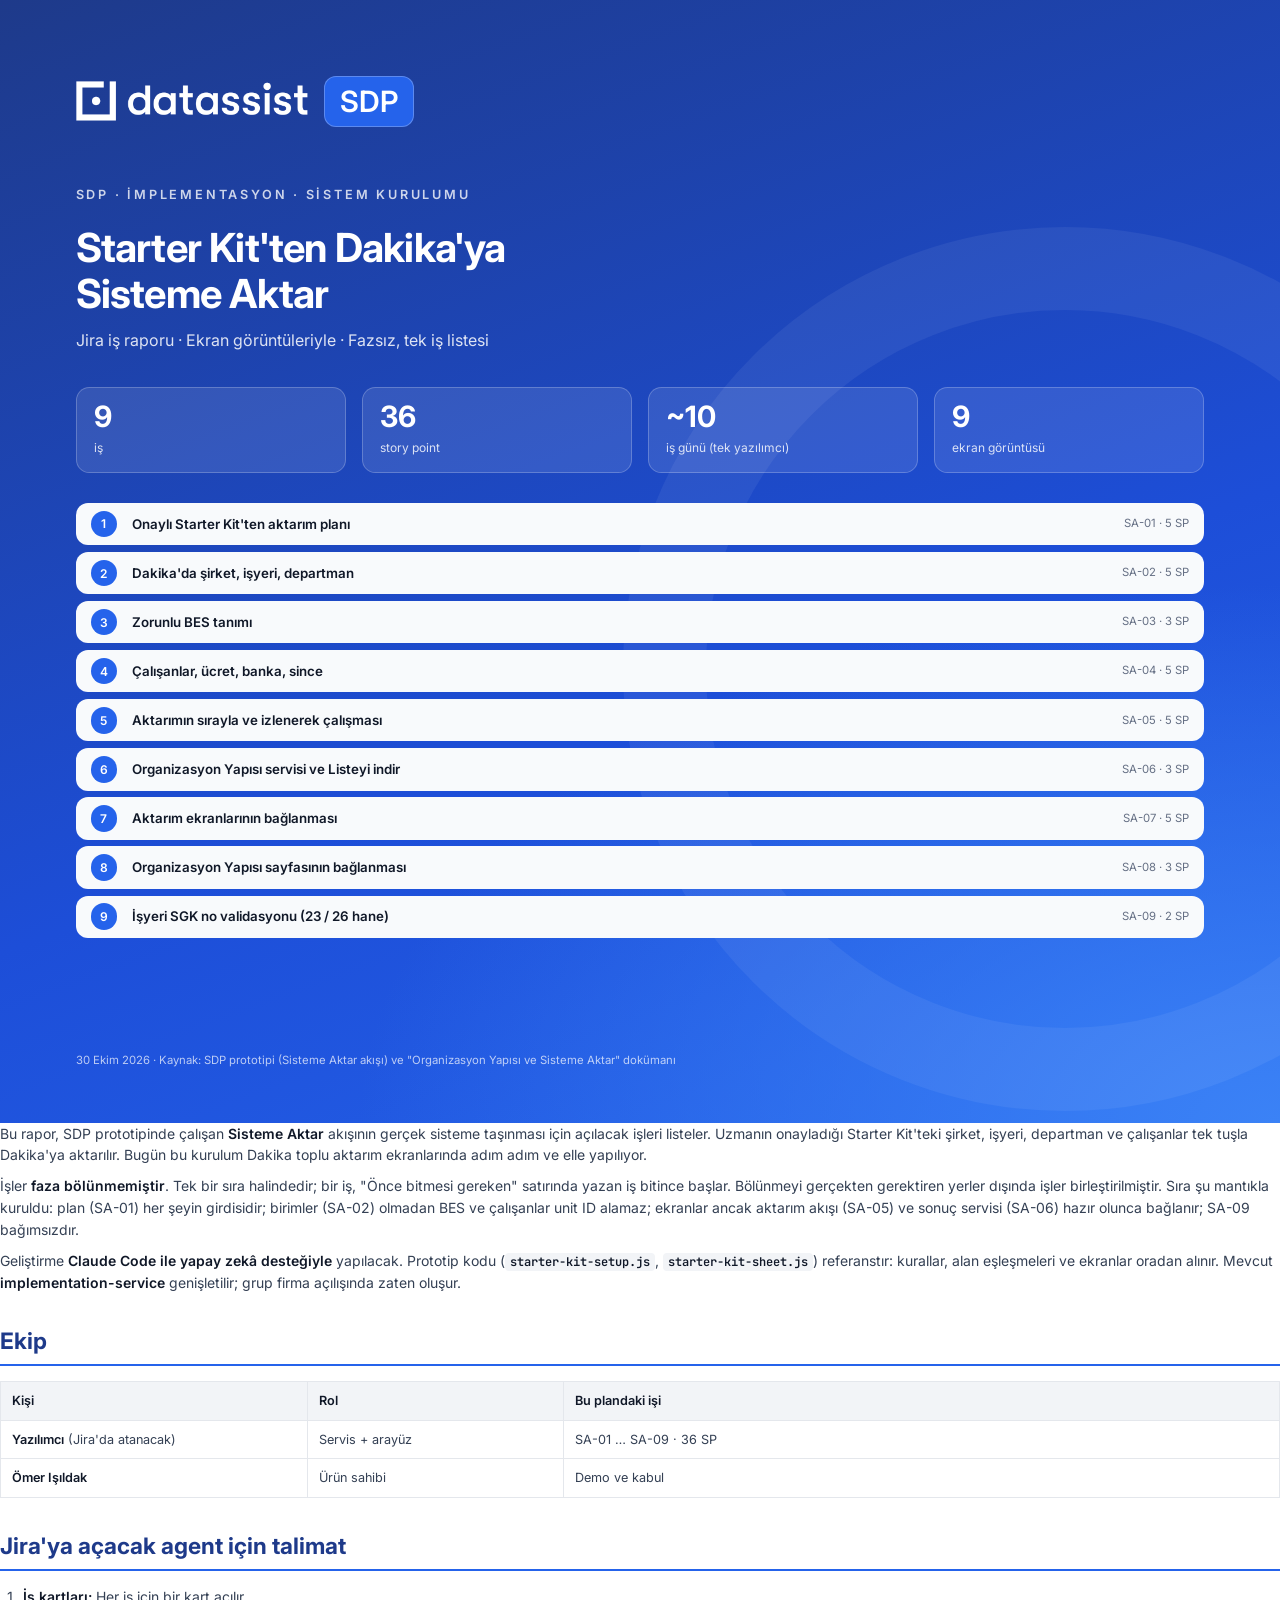
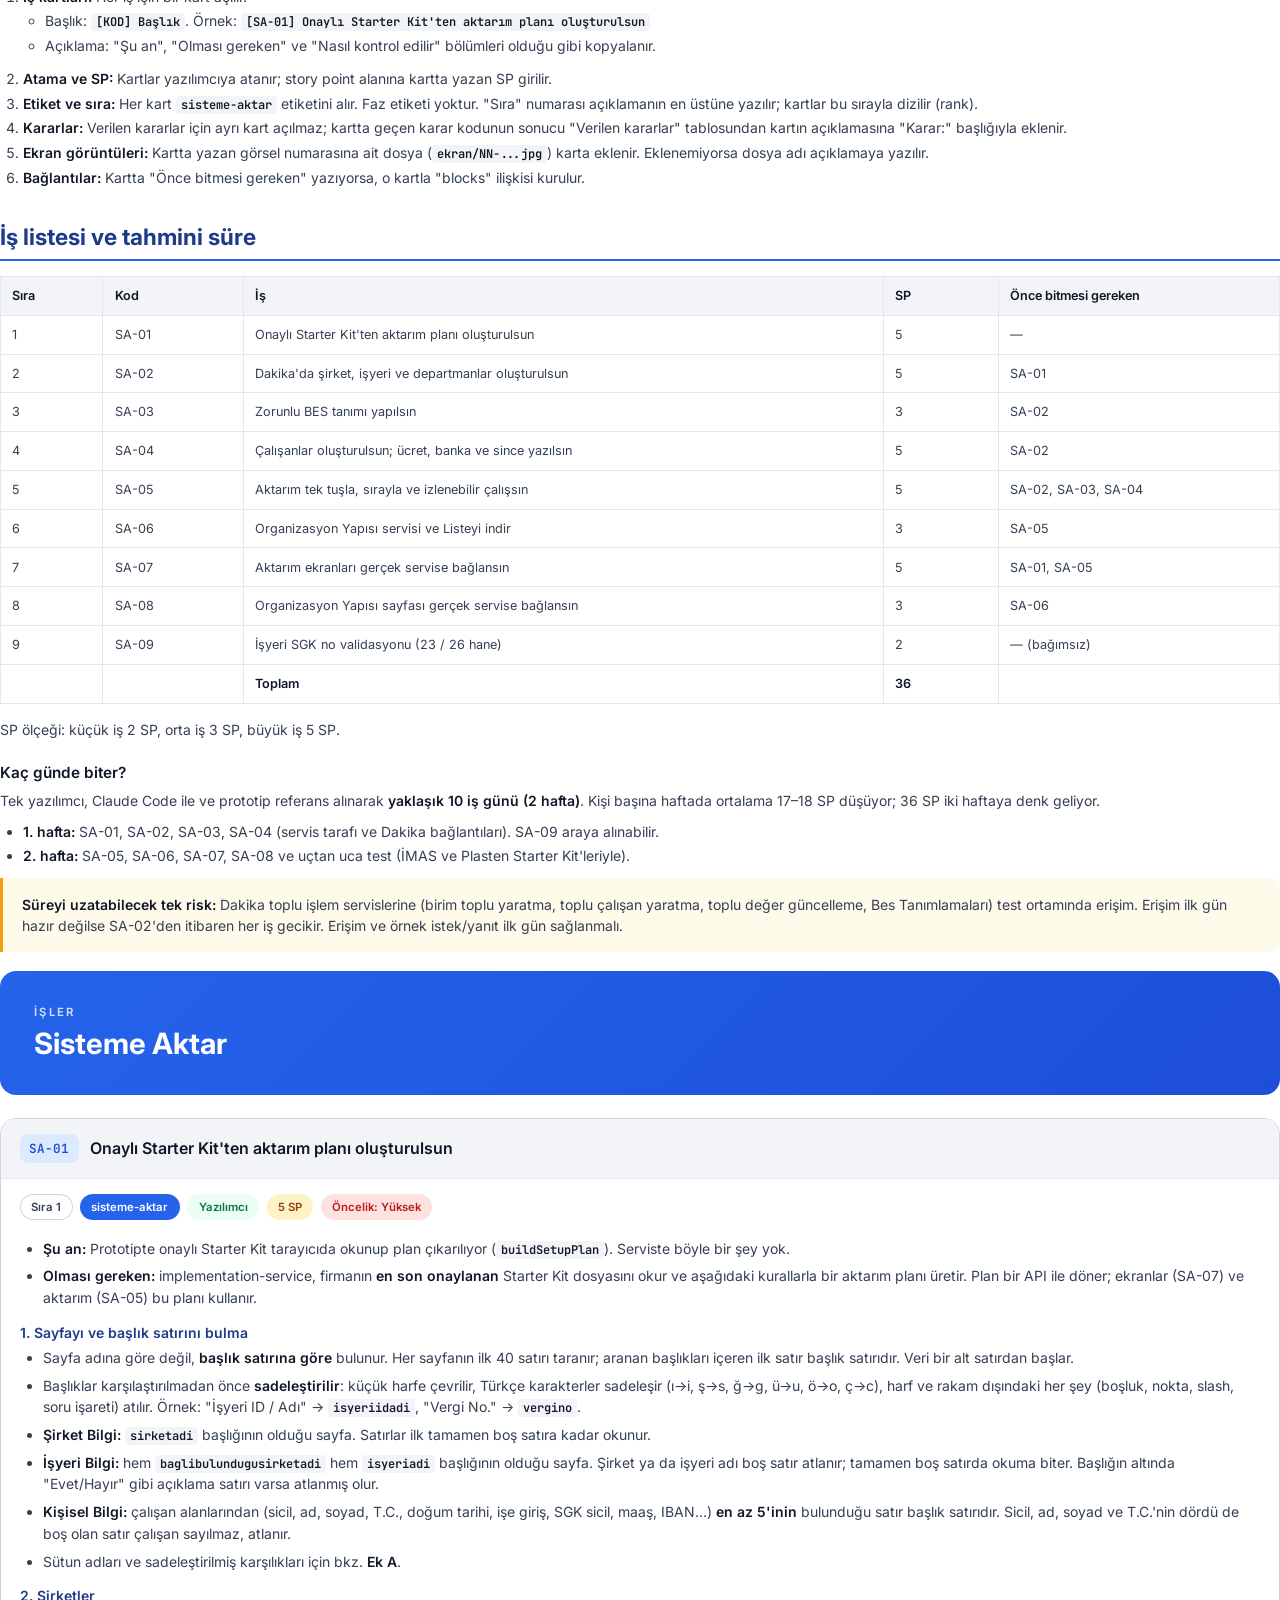
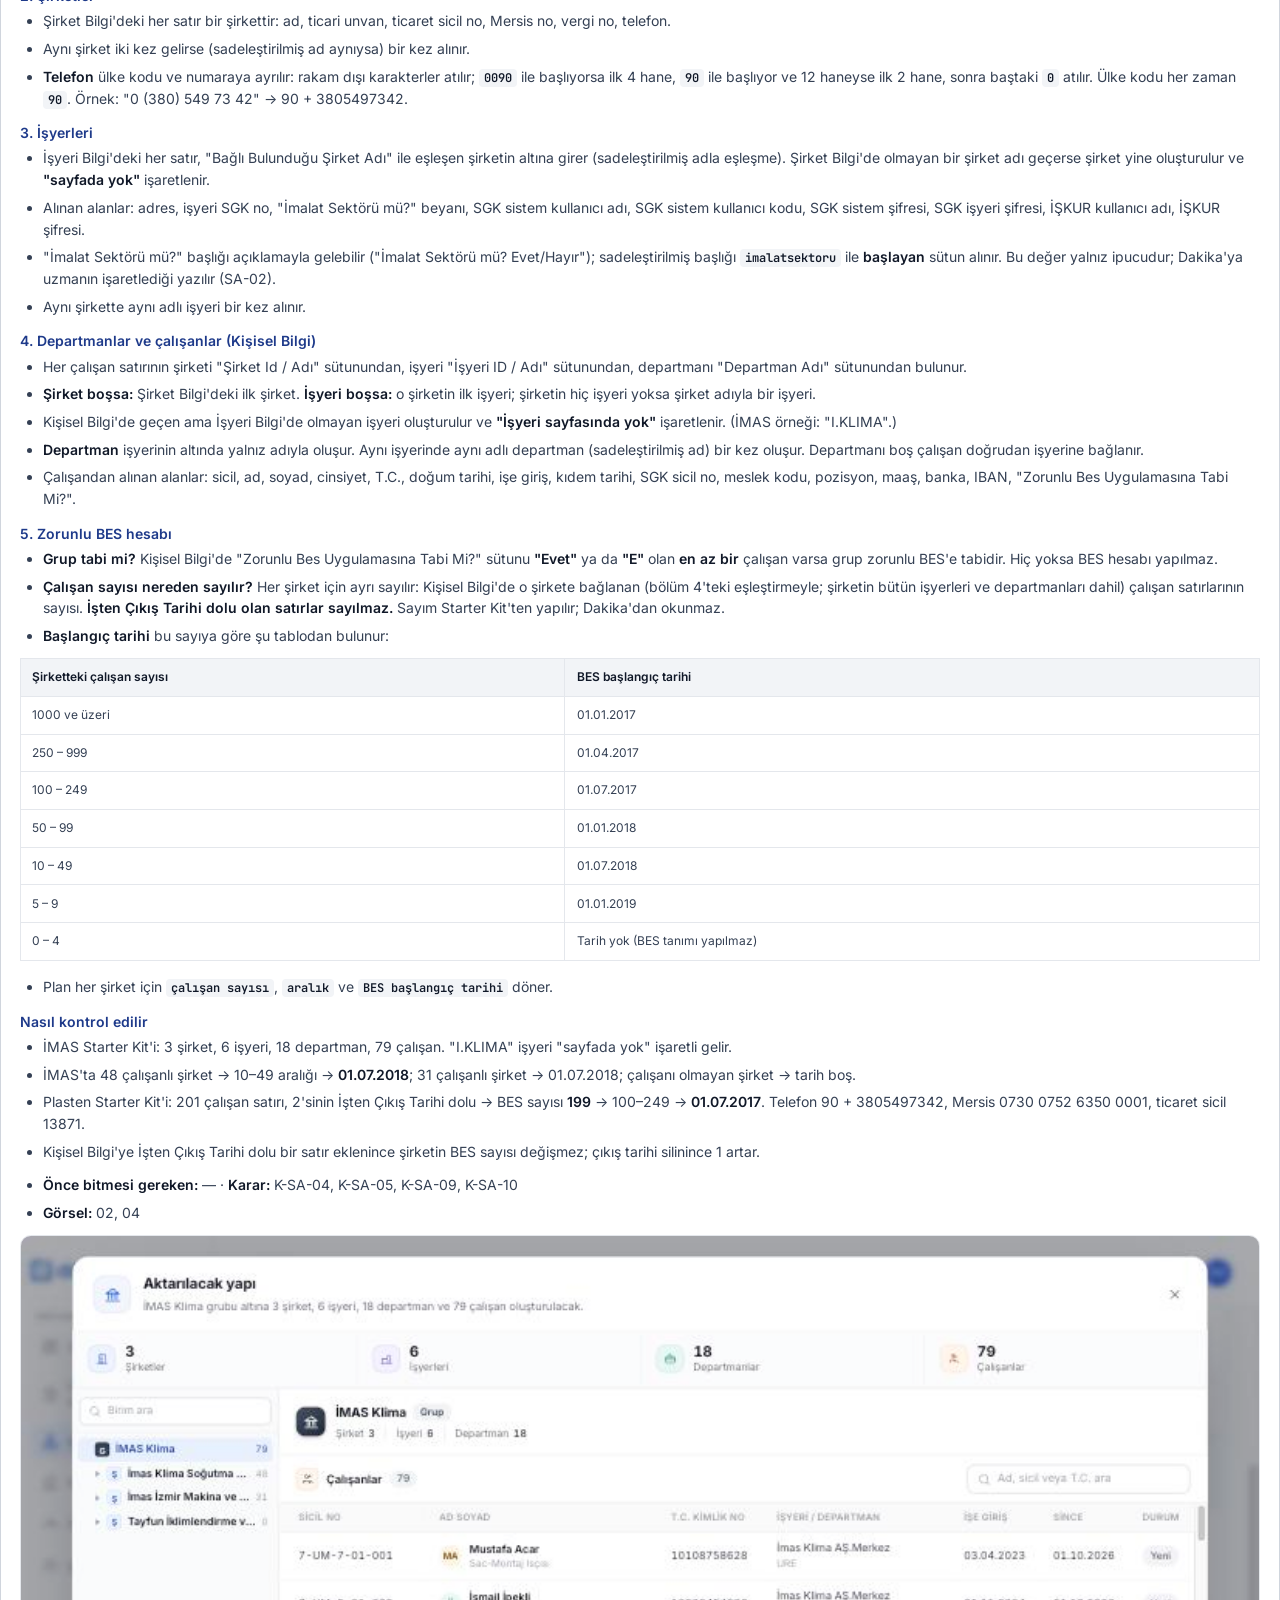
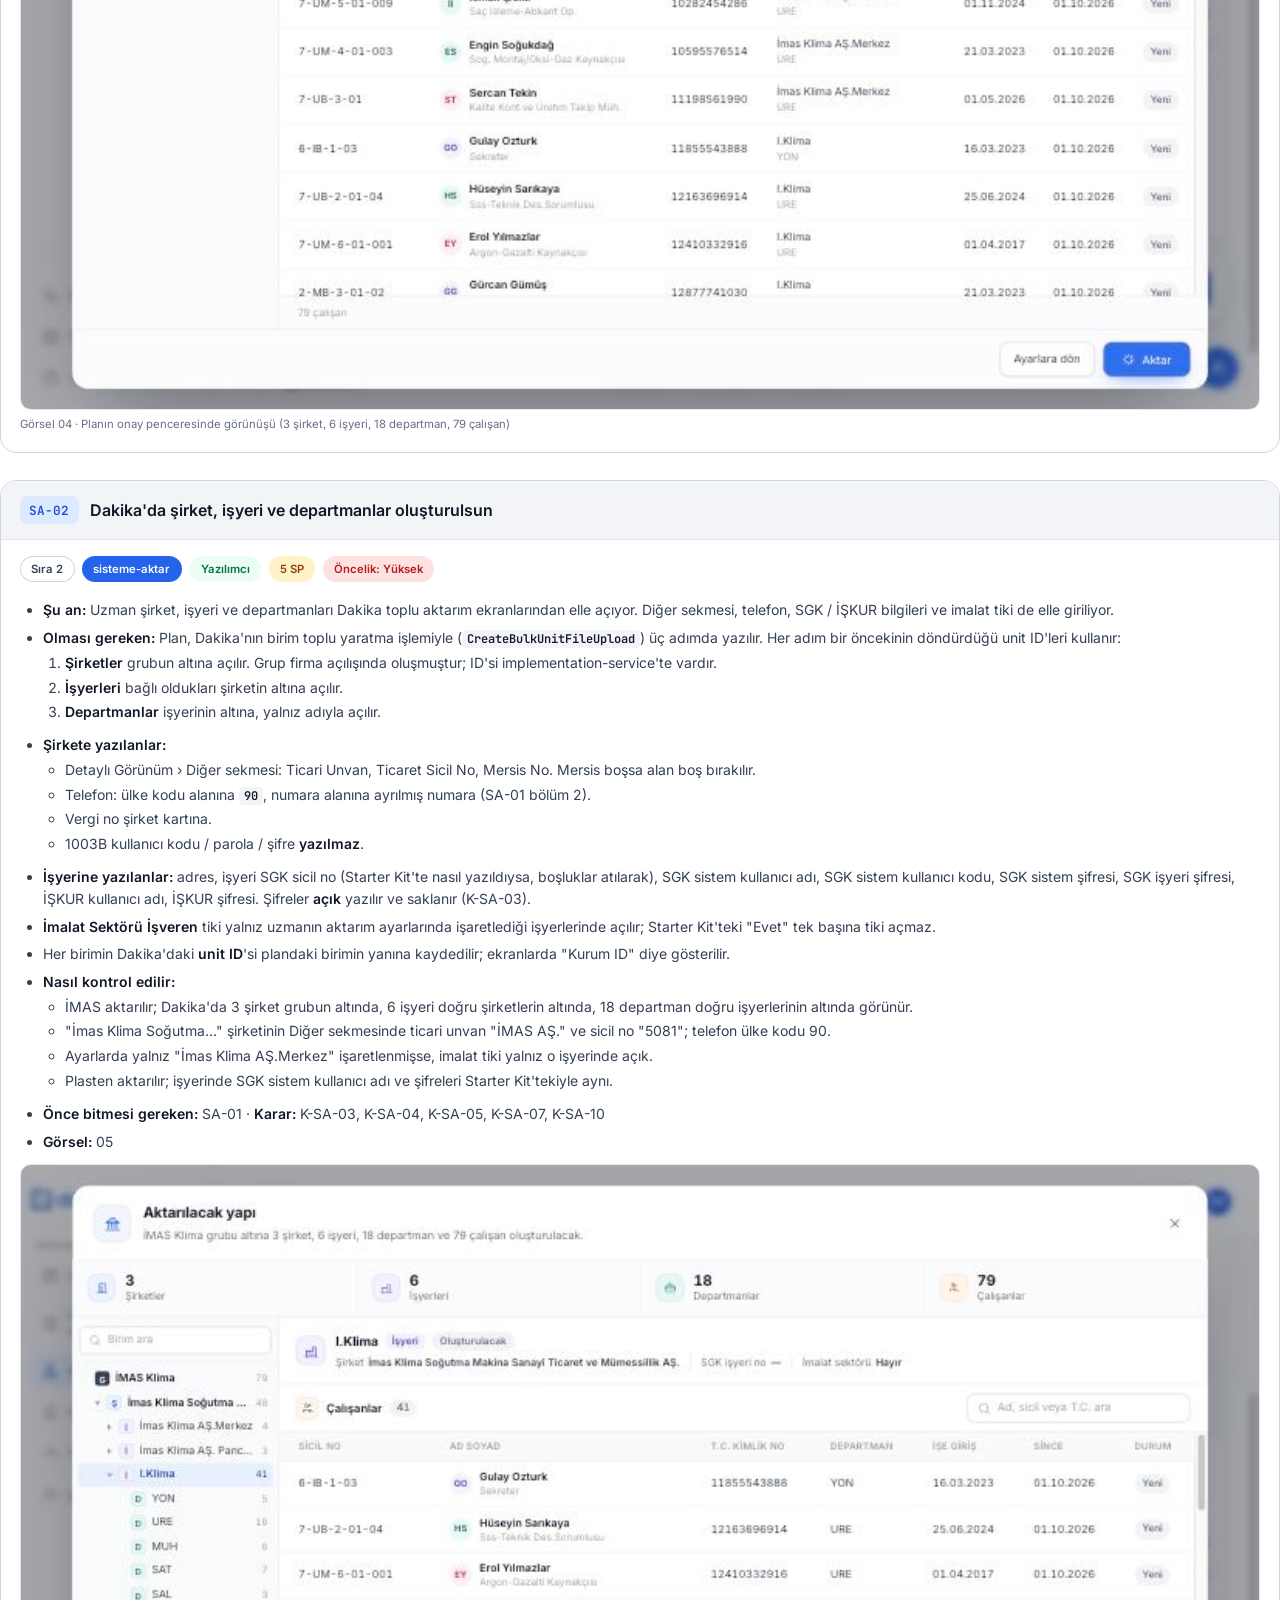
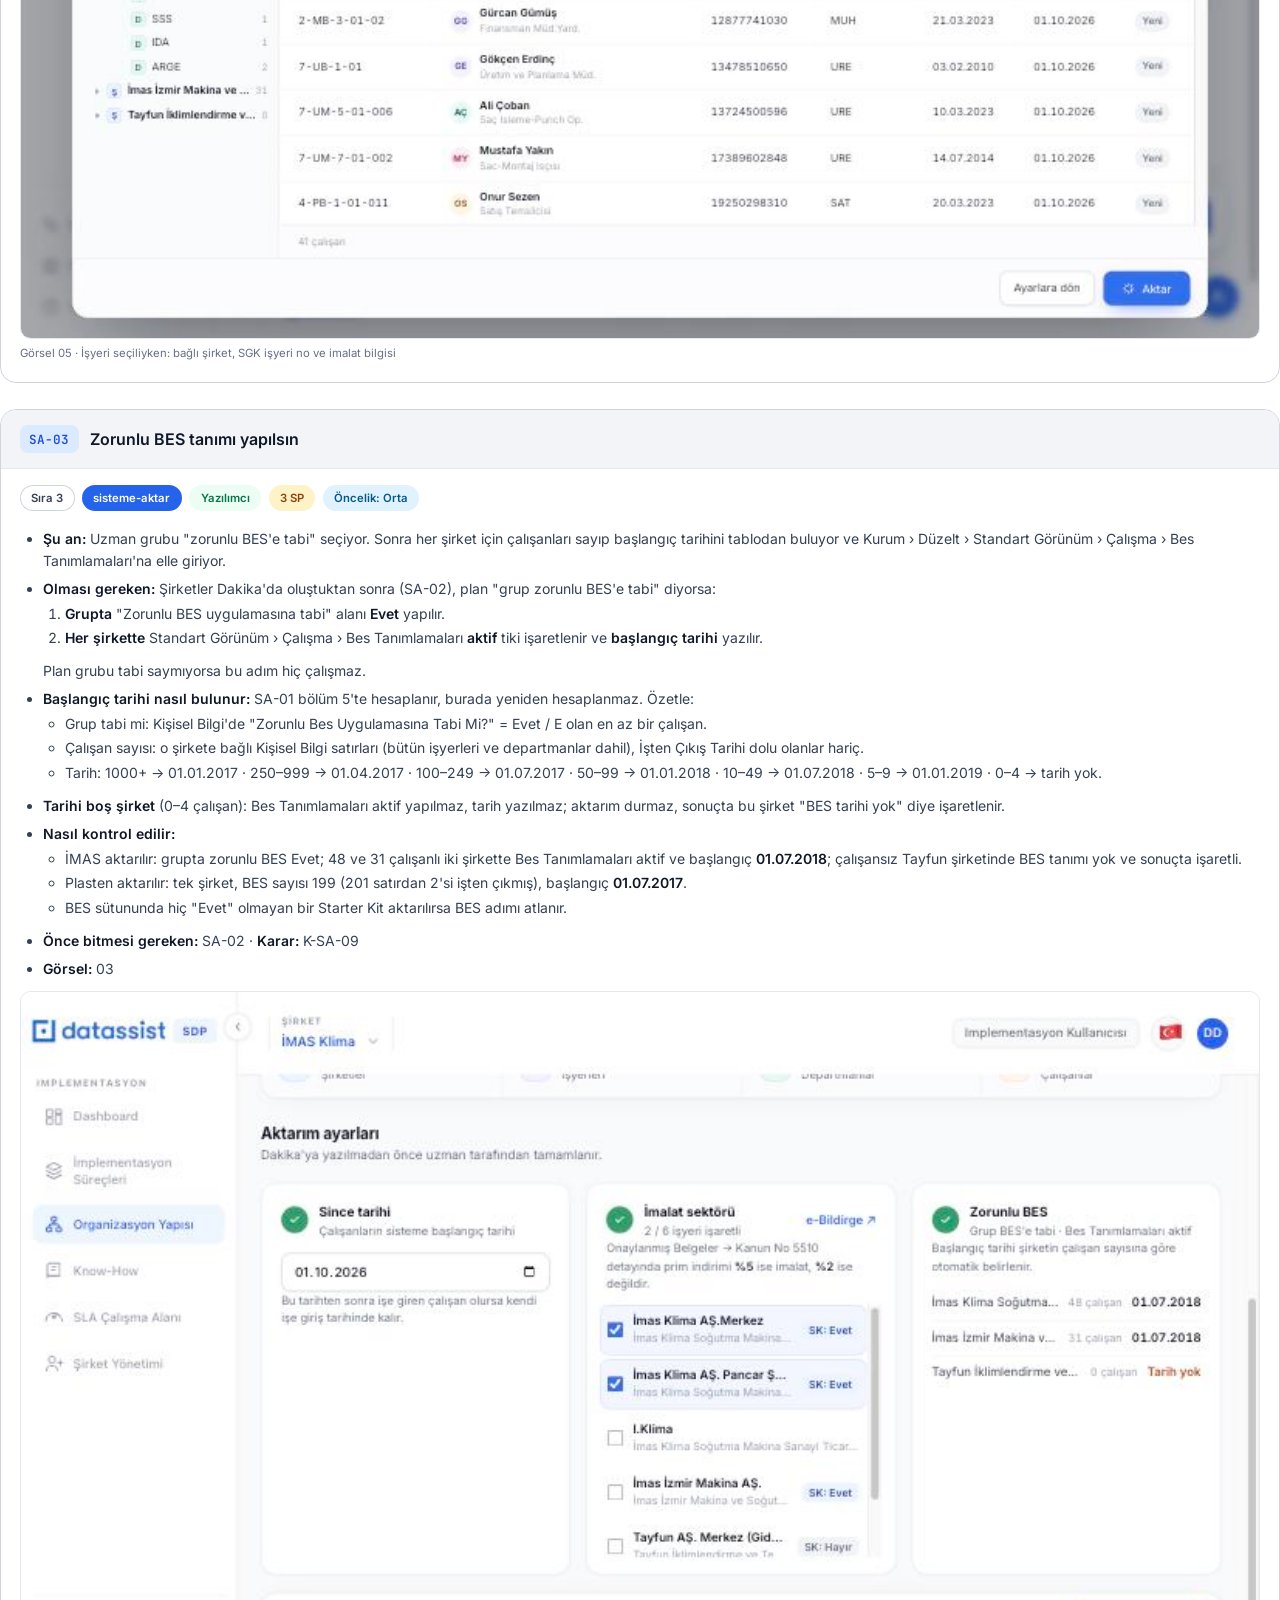
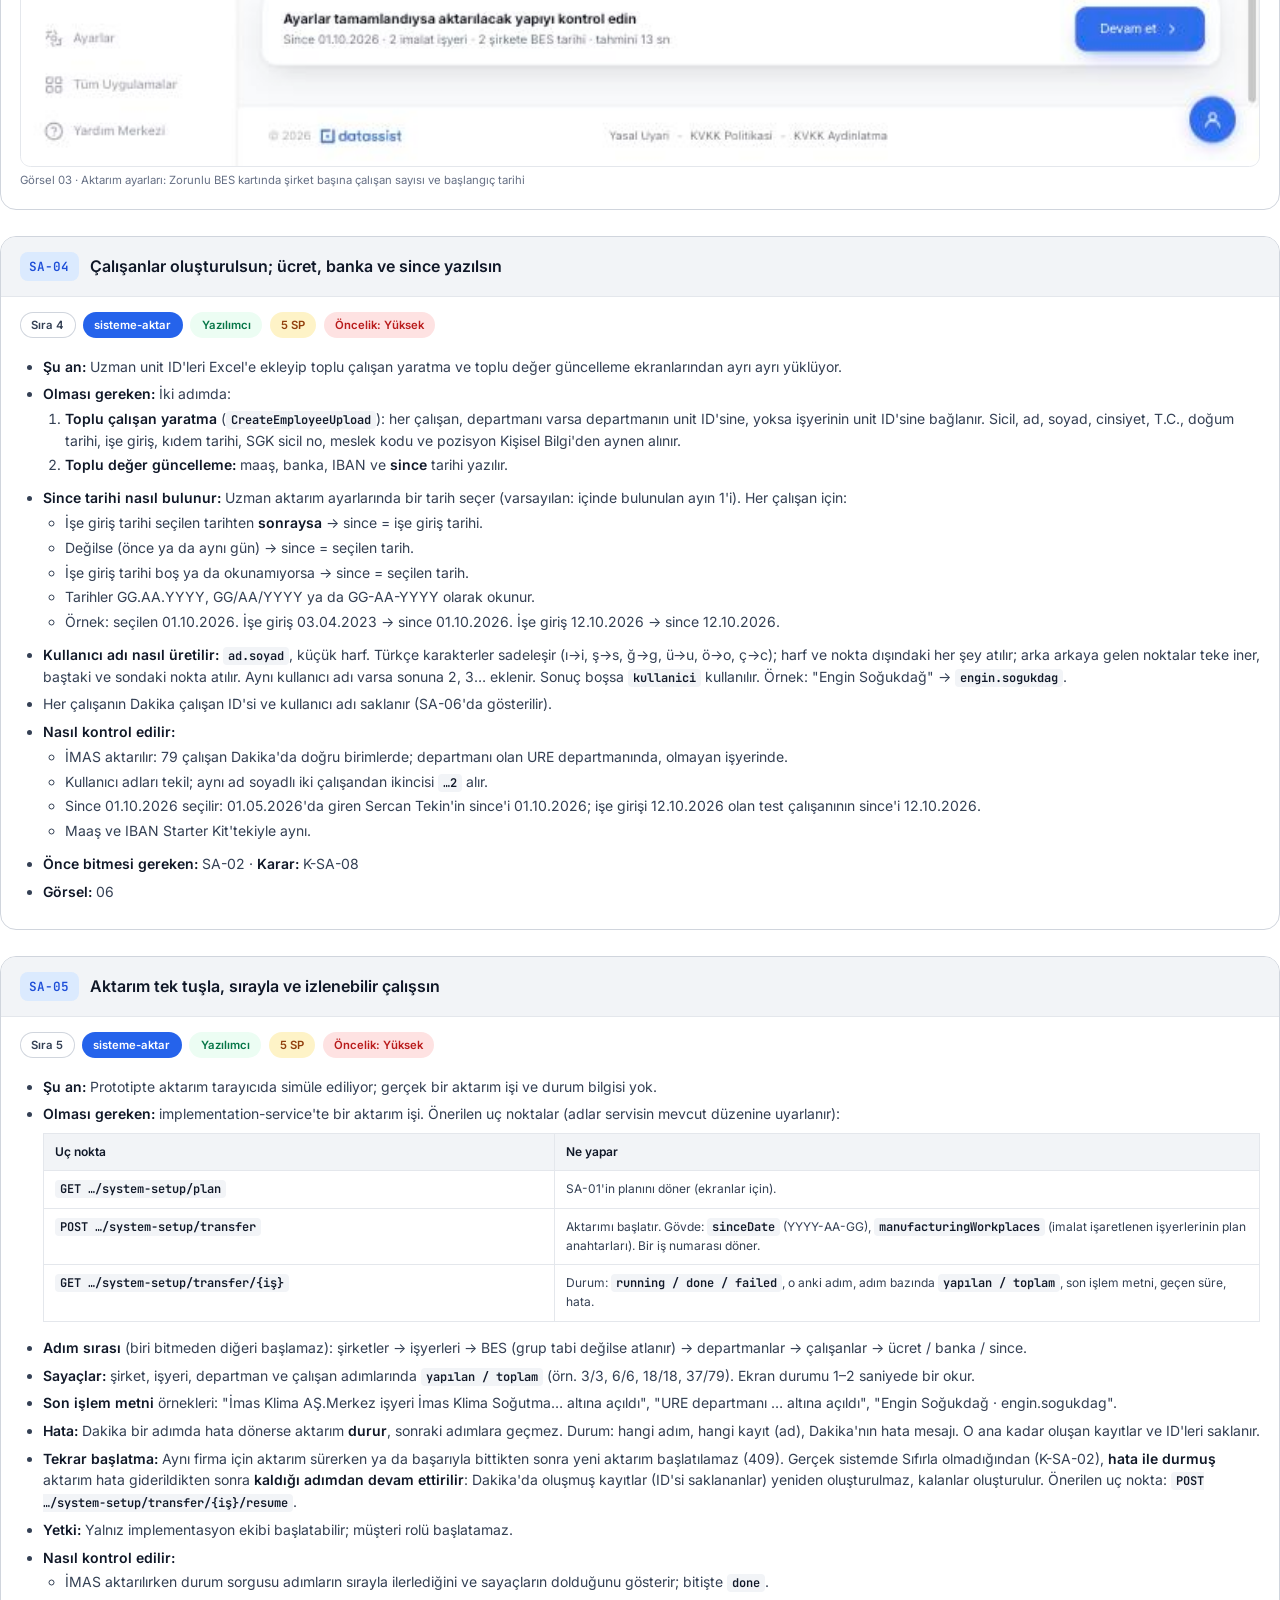
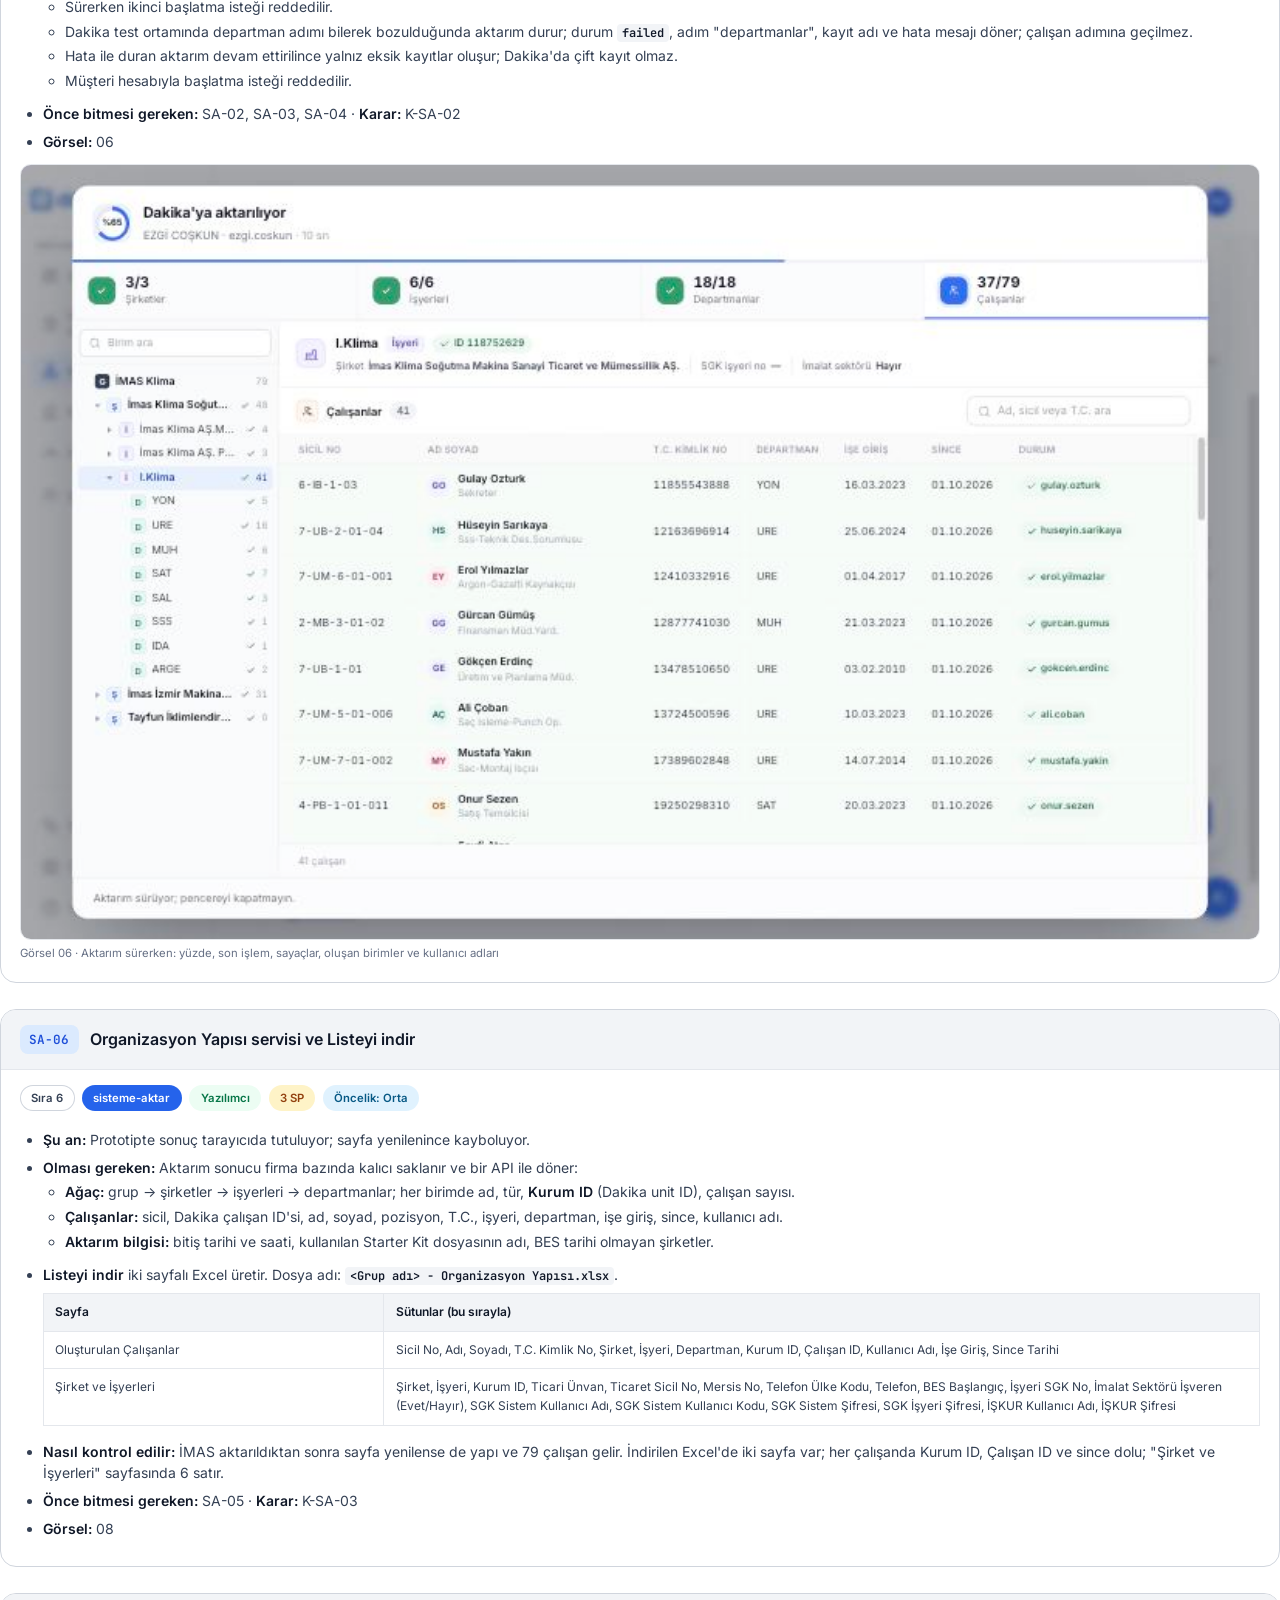
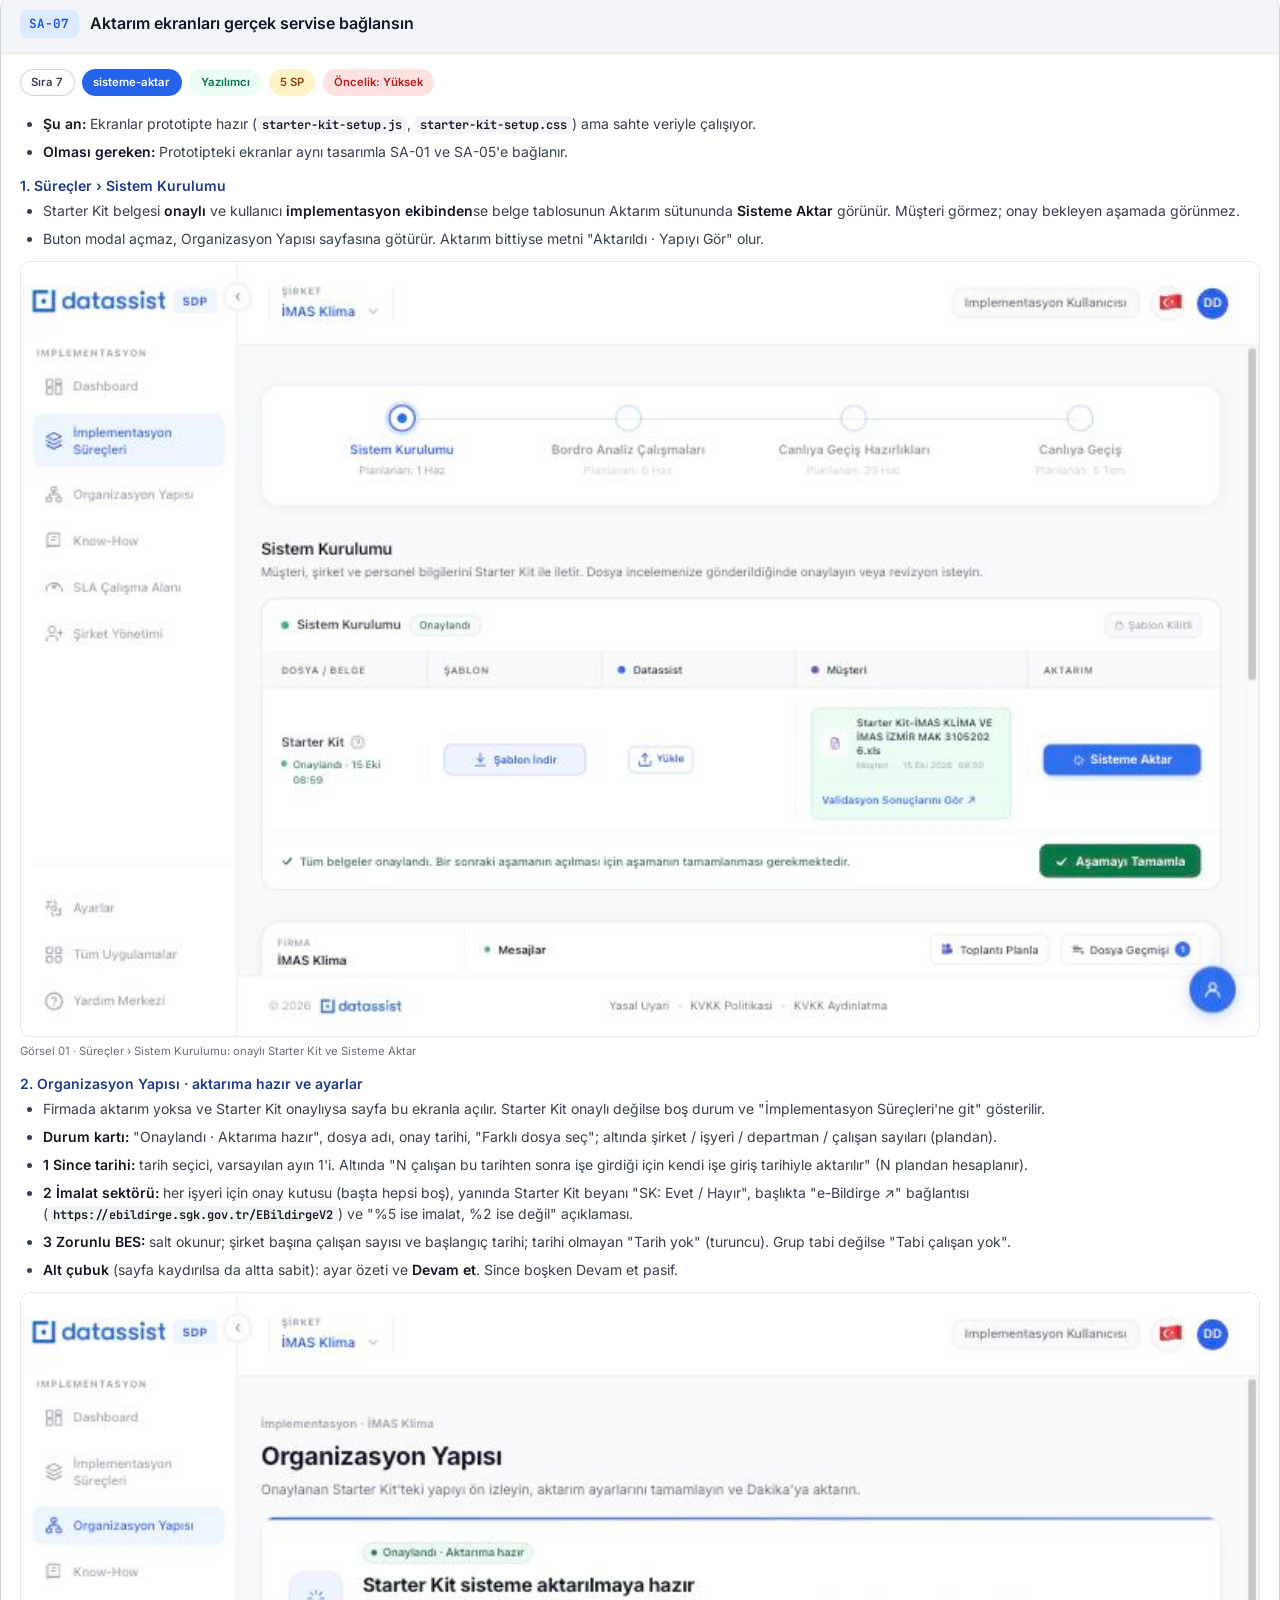
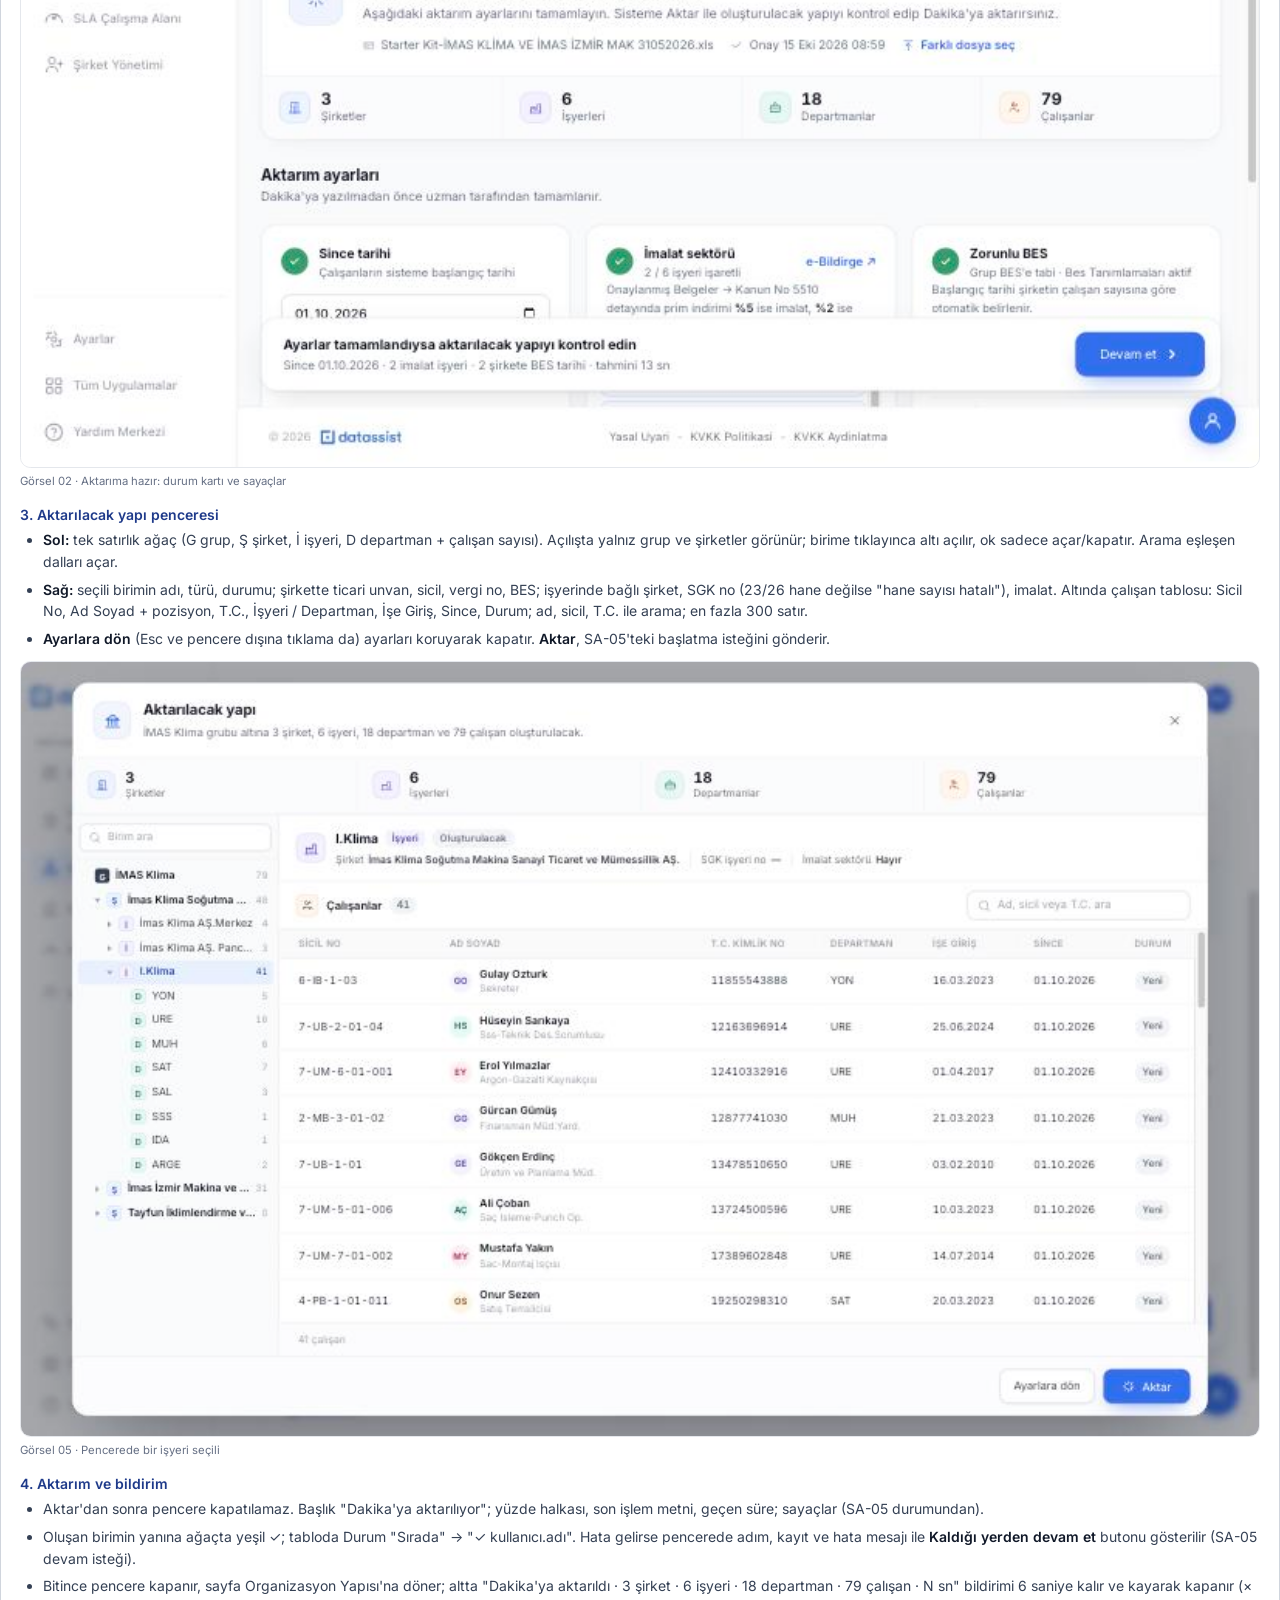
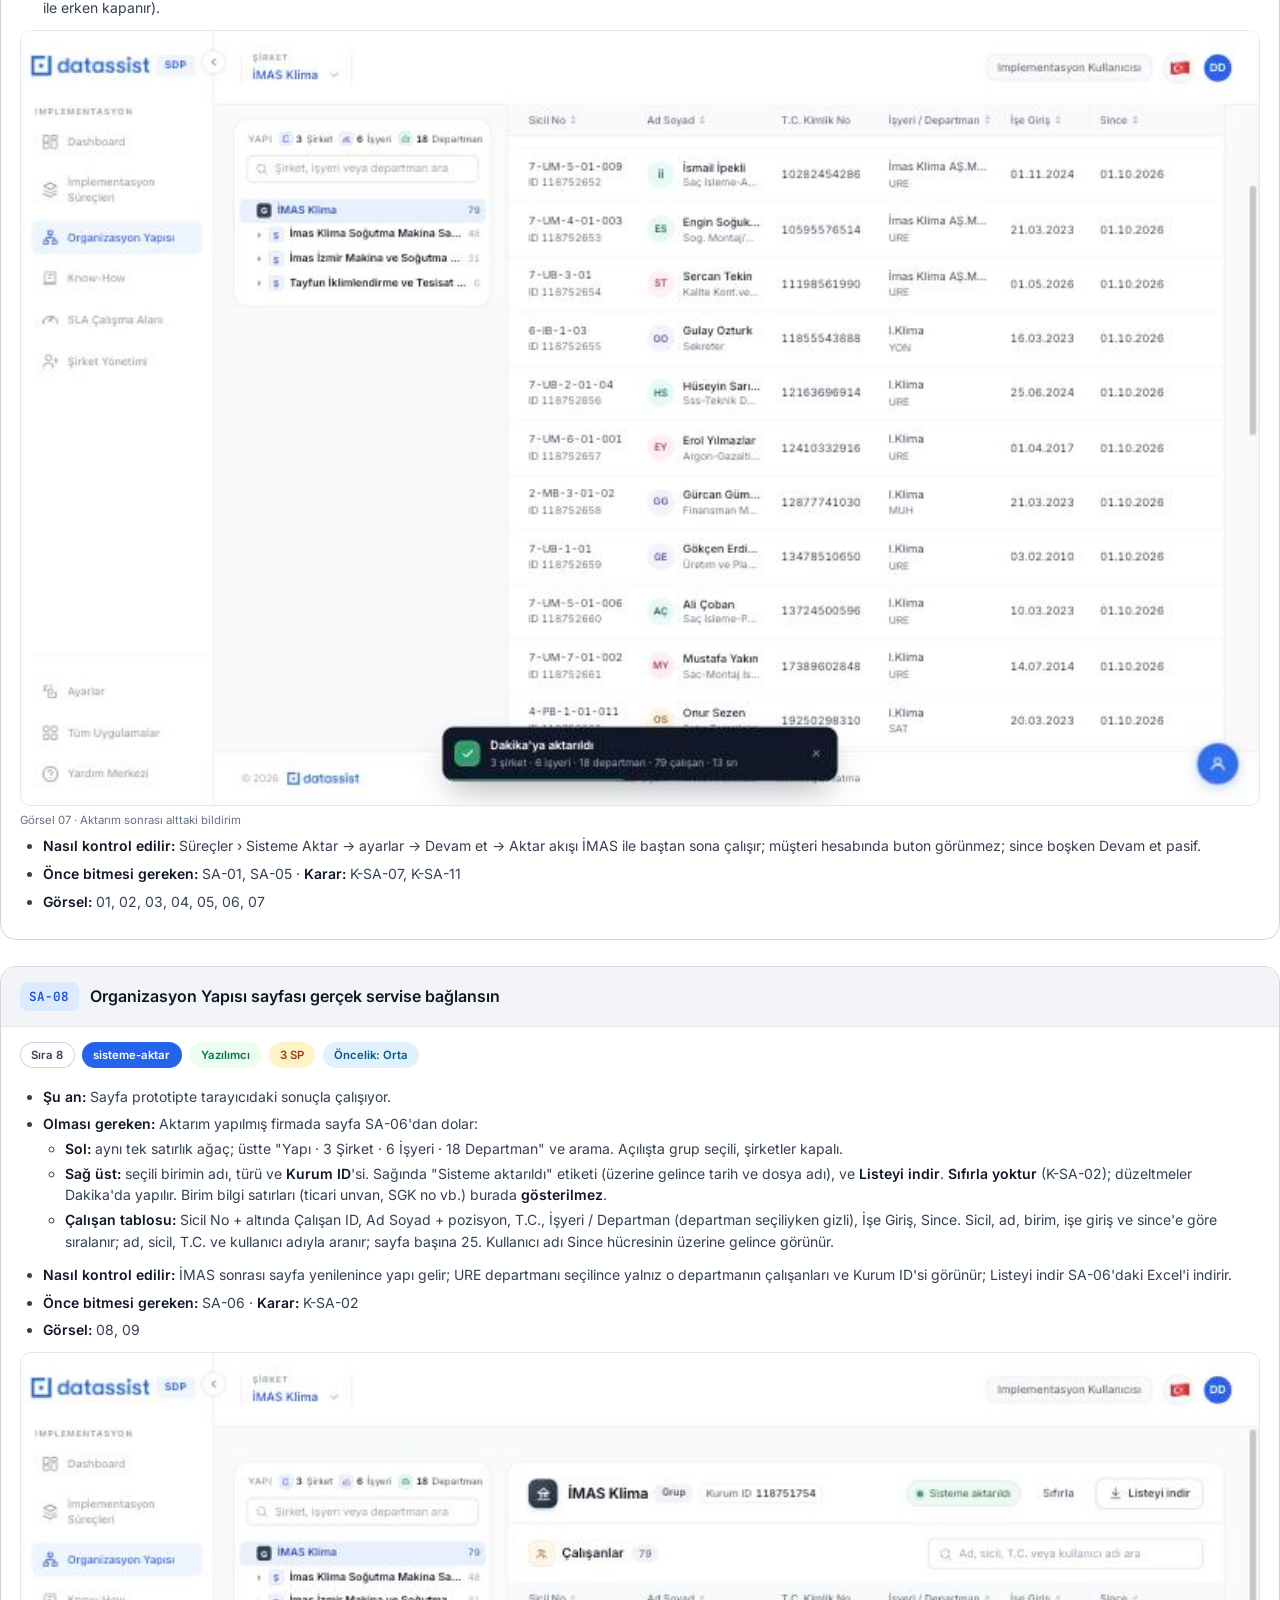
<file: docs/sisteme-aktar-jira/rapor.html>
<!doctype html>
<html lang="tr">
<head>
<meta charset="utf-8" />
<title>SDP Sisteme Aktar · Jira İş Raporu</title>
<link rel="preconnect" href="https://fonts.googleapis.com" />
<link href="https://fonts.googleapis.com/css2?family=Inter:wght@400;500;600;700&family=JetBrains+Mono:wght@500;600&display=swap" rel="stylesheet" />
<style>
  @page { size: A4; margin: 22mm 16mm 18mm; }
  @page { @top-left { content: "datassist"; font: 700 11pt Inter, sans-serif; color: #2563eb; } @top-right { content: "SDP Sisteme Aktar · Jira İş Raporu"; font: 500 8pt Inter, sans-serif; color: #475467; } @bottom-left { content: "Datassist · 30 Ekim 2026"; font: 500 8pt Inter, sans-serif; color: #475467; } @bottom-right { content: counter(page) " / " counter(pages); font: 500 8pt Inter, sans-serif; color: #475467; } }
  @page cover { margin: 0; @top-left { content: none; } @top-right { content: none; } @bottom-left { content: none; } @bottom-right { content: none; } }
  :root { --ink: #101828; --text: #344054; --muted: #667085; --line: #e4e7ec; --brand: #2563eb; --navy: #1e3a8a; }
  * { box-sizing: border-box; }
  html { -webkit-print-color-adjust: exact; print-color-adjust: exact; }
  body { margin: 0; font: 10.5pt/1.55 Inter, -apple-system, "Segoe UI", sans-serif; color: var(--text); }
  b, strong { color: var(--ink); font-weight: 600; }
  code { font: 600 9pt "JetBrains Mono", ui-monospace, Menlo, monospace; color: var(--ink); background: #f2f4f7; padding: 1px 5px; border-radius: 4px; }
  .pagehead { position: running(pagehead); display: flex; justify-content: space-between; align-items: center; width: 178mm; font: 500 8pt Inter, sans-serif; color: #475467; }
  .pagehead img { height: 14pt; }

  /* Kapak */
  .cover { page: cover; position: relative; height: 297mm; padding: 20mm 20mm 18mm; color: #fff; overflow: hidden;
    background: radial-gradient(120% 80% at 100% 100%, #3b82f6 0%, rgba(59,130,246,0) 60%), linear-gradient(160deg, #1e3a8a 0%, #1d4ed8 60%, #2563eb 100%); }
  .cover::after { content: ""; position: absolute; right: -60mm; top: 60mm; width: 190mm; height: 190mm; border: 22mm solid rgba(255,255,255,0.06); border-radius: 50%; }
  .brand { display: flex; align-items: center; gap: 10pt; }
  .brand img { height: 30pt; filter: brightness(0) invert(1); }
  .brand span { padding: 6pt 12pt; border-radius: 9pt; background: #2563eb; box-shadow: inset 0 0 0 1px rgba(255,255,255,0.25); font: 600 22pt Inter, sans-serif; }
  .eyebrow { margin-top: 16mm; font: 600 9.5pt Inter, sans-serif; letter-spacing: 0.22em; color: rgba(255,255,255,0.78); }
  .cover h1 { margin: 6mm 0 3mm; font: 700 30pt/1.15 Inter, sans-serif; letter-spacing: -0.02em; }
  .cover .sub { font-size: 12pt; color: rgba(255,255,255,0.85); }
  .stats { display: grid; grid-template-columns: repeat(4, 1fr); gap: 4mm; margin-top: 9mm; position: relative; z-index: 1; }
  .stat { padding: 4mm 5mm; border-radius: 10pt; background: rgba(255,255,255,0.1); box-shadow: inset 0 0 0 1px rgba(255,255,255,0.22); }
  .stat b { display: block; color: #fff; font: 700 22pt/1 Inter, sans-serif; }
  .stat span { display: block; margin-top: 2mm; font-size: 9pt; color: rgba(255,255,255,0.82); }
  .cover-list { position: relative; z-index: 1; margin-top: 8mm; display: grid; gap: 1.8mm; }
  .cover-item { display: flex; align-items: center; gap: 4mm; padding: 2.1mm 4mm; border-radius: 9pt; background: #f8fafc; color: var(--ink); }
  .cover-item i { display: inline-flex; align-items: center; justify-content: center; width: 7mm; height: 7mm; border-radius: 50%; background: #2563eb; color: #fff; font: 600 9pt Inter, sans-serif; font-style: normal; flex-shrink: 0; }
  .cover-item.is-decision i { background: #d97706; }
  .cover-item b { font-size: 10pt; }
  .cover-item small { margin-left: auto; font-size: 8.5pt; color: var(--muted); white-space: nowrap; }
  .cover-foot { position: absolute; left: 20mm; bottom: 14mm; font-size: 8.5pt; color: rgba(255,255,255,0.7); }

  /* İç sayfalar */
  h2 { margin: 9mm 0 4mm; padding-bottom: 2.5mm; border-bottom: 2px solid var(--brand); font: 700 17pt Inter, sans-serif; color: var(--navy); break-after: avoid; }
  h3 { margin: 6mm 0 2mm; font: 600 11.5pt Inter, sans-serif; color: var(--ink); break-after: avoid; }
  p { margin: 0 0 2.5mm; }
  ul, ol { margin: 0 0 3mm; padding-left: 6mm; }
  li { margin: 0.8mm 0; }
  table { width: 100%; border-collapse: collapse; margin: 2mm 0 4mm; font-size: 9.5pt; }
  th { text-align: left; padding: 2.4mm 3mm; background: #f2f4f7; color: var(--ink); font-weight: 600; border: 1px solid var(--line); }
  td { padding: 2.4mm 3mm; border: 1px solid var(--line); vertical-align: top; }
  tr { break-inside: avoid; }
  .note { margin: 3mm 0 5mm; padding: 4mm 5mm; border-left: 3px solid #f59e0b; background: #fffbeb; border-radius: 0 8pt 8pt 0; break-inside: avoid; }
  .banner { margin: 0 0 6mm; padding: 9mm 9mm; border-radius: 12pt; color: #fff; background: linear-gradient(135deg, #2563eb, #1d4ed8); break-after: avoid; }
  .banner small { display: block; font: 600 8.5pt Inter, sans-serif; letter-spacing: 0.2em; color: rgba(255,255,255,0.8); }
  .banner h2 { margin: 2mm 0 0; padding: 0; border: 0; color: #fff; font-size: 22pt; }
  .page-break { break-before: page; }

  /* Kart */
  .card { margin: 0 0 7mm; border: 1px solid #d0d5dd; border-radius: 12pt; overflow: hidden; break-inside: auto; }
  .card-head { display: flex; align-items: center; gap: 3mm; padding: 4mm 5mm; background: #f2f4f7; border-bottom: 1px solid var(--line); break-after: avoid; }
  .card-head code { font-size: 9.5pt; color: #1d4ed8; background: #dbeafe; padding: 1.5mm 2.5mm; border-radius: 6pt; }
  .card-head h4 { margin: 0; font: 600 12pt/1.3 Inter, sans-serif; color: var(--ink); }
  .chips { display: flex; flex-wrap: wrap; gap: 2mm; padding: 4mm 5mm 1mm; }
  .chip { display: inline-flex; align-items: center; gap: 1.5mm; height: 7mm; padding: 0 3mm; border-radius: 99px; font: 600 8.5pt Inter, sans-serif; background: #f2f4f7; color: var(--text); box-shadow: inset 0 0 0 1px #d0d5dd; }
  .chip.order { background: #fff; }
  .chip.label { background: #2563eb; color: #fff; box-shadow: none; }
  .chip.sp { background: #fef3c7; color: #92400e; box-shadow: none; }
  .chip.high { background: #fee2e2; color: #b91c1c; box-shadow: none; }
  .chip.mid { background: #e0f2fe; color: #075985; box-shadow: none; }
  .chip.dev { background: #ecfdf3; color: #067647; box-shadow: none; }
  .chip.decision { background: #fef3c7; color: #b45309; box-shadow: none; }
  .card-body { padding: 2mm 5mm 4mm; }
  .card-body > ul > li { margin: 1.6mm 0; }
  .card-body h3 { margin: 4mm 0 1.5mm; font-size: 10.5pt; color: var(--navy); }
  .card-body table { font-size: 9pt; }
  .shot { margin: 3mm 0 1mm; break-inside: avoid; }
  .shot img { display: block; width: 100%; border: 1px solid var(--line); border-radius: 8pt; }
  .shot figcaption { margin-top: 1.5mm; font-size: 8.5pt; color: var(--muted); }
</style>
</head>
<body>


<!-- KAPAK -->
<section class="cover">
  <div class="brand"><img src="logo.png" alt="datassist" /><span>SDP</span></div>
  <div class="eyebrow">SDP · İMPLEMENTASYON · SİSTEM KURULUMU</div>
  <h1>Starter Kit'ten Dakika'ya<br />Sisteme Aktar</h1>
  <div class="sub">Jira iş raporu · Ekran görüntüleriyle · Fazsız, tek iş listesi</div>
  <div class="stats">
    <div class="stat"><b>9</b><span>iş</span></div>
    <div class="stat"><b>36</b><span>story point</span></div>
    <div class="stat"><b>~10</b><span>iş günü (tek yazılımcı)</span></div>
    <div class="stat"><b>9</b><span>ekran görüntüsü</span></div>
  </div>
  <div class="cover-list">
    <div class="cover-item"><i>1</i><b>Onaylı Starter Kit'ten aktarım planı</b><small>SA-01 · 5 SP</small></div>
    <div class="cover-item"><i>2</i><b>Dakika'da şirket, işyeri, departman</b><small>SA-02 · 5 SP</small></div>
    <div class="cover-item"><i>3</i><b>Zorunlu BES tanımı</b><small>SA-03 · 3 SP</small></div>
    <div class="cover-item"><i>4</i><b>Çalışanlar, ücret, banka, since</b><small>SA-04 · 5 SP</small></div>
    <div class="cover-item"><i>5</i><b>Aktarımın sırayla ve izlenerek çalışması</b><small>SA-05 · 5 SP</small></div>
    <div class="cover-item"><i>6</i><b>Organizasyon Yapısı servisi ve Listeyi indir</b><small>SA-06 · 3 SP</small></div>
    <div class="cover-item"><i>7</i><b>Aktarım ekranlarının bağlanması</b><small>SA-07 · 5 SP</small></div>
    <div class="cover-item"><i>8</i><b>Organizasyon Yapısı sayfasının bağlanması</b><small>SA-08 · 3 SP</small></div>
    <div class="cover-item"><i>9</i><b>İşyeri SGK no validasyonu (23 / 26 hane)</b><small>SA-09 · 2 SP</small></div>
  </div>
  <div class="cover-foot">30 Ekim 2026 · Kaynak: SDP prototipi (Sisteme Aktar akışı) ve "Organizasyon Yapısı ve Sisteme Aktar" dokümanı</div>
</section>

<!-- GİRİŞ -->
<section class="page-break">
  <p>Bu rapor, SDP prototipinde çalışan <b>Sisteme Aktar</b> akışının gerçek sisteme taşınması için açılacak işleri listeler. Uzmanın onayladığı Starter Kit'teki şirket, işyeri, departman ve çalışanlar tek tuşla Dakika'ya aktarılır. Bugün bu kurulum Dakika toplu aktarım ekranlarında adım adım ve elle yapılıyor.</p>
  <p>İşler <b>faza bölünmemiştir</b>. Tek bir sıra halindedir; bir iş, "Önce bitmesi gereken" satırında yazan iş bitince başlar. Bölünmeyi gerçekten gerektiren yerler dışında işler birleştirilmiştir. Sıra şu mantıkla kuruldu: plan (SA-01) her şeyin girdisidir; birimler (SA-02) olmadan BES ve çalışanlar unit ID alamaz; ekranlar ancak aktarım akışı (SA-05) ve sonuç servisi (SA-06) hazır olunca bağlanır; SA-09 bağımsızdır.</p>
  <p>Geliştirme <b>Claude Code ile yapay zekâ desteğiyle</b> yapılacak. Prototip kodu (<code>starter-kit-setup.js</code>, <code>starter-kit-sheet.js</code>) referanstır: kurallar, alan eşleşmeleri ve ekranlar oradan alınır. Mevcut <b>implementation-service</b> genişletilir; grup firma açılışında zaten oluşur.</p>

  <h2>Ekip</h2>
  <table>
    <tr><th style="width:24%">Kişi</th><th style="width:20%">Rol</th><th>Bu plandaki işi</th></tr>
    <tr><td><b>Yazılımcı</b> (Jira'da atanacak)</td><td>Servis + arayüz</td><td>SA-01 … SA-09 · 36 SP</td></tr>
    <tr><td><b>Ömer Işıldak</b></td><td>Ürün sahibi</td><td>Demo ve kabul</td></tr>
  </table>

  <h2>Jira'ya açacak agent için talimat</h2>
  <ol>
    <li><b>İş kartları:</b> Her iş için bir kart açılır.
      <ul><li>Başlık: <code>[KOD] Başlık</code>. Örnek: <code>[SA-01] Onaylı Starter Kit'ten aktarım planı oluşturulsun</code></li>
      <li>Açıklama: "Şu an", "Olması gereken" ve "Nasıl kontrol edilir" bölümleri olduğu gibi kopyalanır.</li></ul></li>
    <li><b>Atama ve SP:</b> Kartlar yazılımcıya atanır; story point alanına kartta yazan SP girilir.</li>
    <li><b>Etiket ve sıra:</b> Her kart <code>sisteme-aktar</code> etiketini alır. Faz etiketi yoktur. "Sıra" numarası açıklamanın en üstüne yazılır; kartlar bu sırayla dizilir (rank).</li>
    <li><b>Kararlar:</b> Verilen kararlar için ayrı kart açılmaz; kartta geçen karar kodunun sonucu "Verilen kararlar" tablosundan kartın açıklamasına "Karar:" başlığıyla eklenir.
</li>
    <li><b>Ekran görüntüleri:</b> Kartta yazan görsel numarasına ait dosya (<code>ekran/NN-...jpg</code>) karta eklenir. Eklenemiyorsa dosya adı açıklamaya yazılır.</li>
    <li><b>Bağlantılar:</b> Kartta "Önce bitmesi gereken" yazıyorsa, o kartla "blocks" ilişkisi kurulur.</li>
  </ol>

</section>

<!-- SÜRE -->
<section class="page-break">
  <h2>İş listesi ve tahmini süre</h2>
  <table>
    <tr><th style="width:8%">Sıra</th><th style="width:11%">Kod</th><th>İş</th><th style="width:9%">SP</th><th style="width:22%">Önce bitmesi gereken</th></tr>
    <tr><td>1</td><td>SA-01</td><td>Onaylı Starter Kit'ten aktarım planı oluşturulsun</td><td>5</td><td>—</td></tr>
    <tr><td>2</td><td>SA-02</td><td>Dakika'da şirket, işyeri ve departmanlar oluşturulsun</td><td>5</td><td>SA-01</td></tr>
    <tr><td>3</td><td>SA-03</td><td>Zorunlu BES tanımı yapılsın</td><td>3</td><td>SA-02</td></tr>
    <tr><td>4</td><td>SA-04</td><td>Çalışanlar oluşturulsun; ücret, banka ve since yazılsın</td><td>5</td><td>SA-02</td></tr>
    <tr><td>5</td><td>SA-05</td><td>Aktarım tek tuşla, sırayla ve izlenebilir çalışsın</td><td>5</td><td>SA-02, SA-03, SA-04</td></tr>
    <tr><td>6</td><td>SA-06</td><td>Organizasyon Yapısı servisi ve Listeyi indir</td><td>3</td><td>SA-05</td></tr>
    <tr><td>7</td><td>SA-07</td><td>Aktarım ekranları gerçek servise bağlansın</td><td>5</td><td>SA-01, SA-05</td></tr>
    <tr><td>8</td><td>SA-08</td><td>Organizasyon Yapısı sayfası gerçek servise bağlansın</td><td>3</td><td>SA-06</td></tr>
    <tr><td>9</td><td>SA-09</td><td>İşyeri SGK no validasyonu (23 / 26 hane)</td><td>2</td><td>— (bağımsız)</td></tr>
    <tr><td></td><td></td><td><b>Toplam</b></td><td><b>36</b></td><td></td></tr>
  </table>
  <p>SP ölçeği: küçük iş 2 SP, orta iş 3 SP, büyük iş 5 SP.</p>

  <h3>Kaç günde biter?</h3>
  <p>Tek yazılımcı, Claude Code ile ve prototip referans alınarak <b>yaklaşık 10 iş günü (2 hafta)</b>. Kişi başına haftada ortalama 17–18 SP düşüyor; 36 SP iki haftaya denk geliyor.</p>
  <ul>
    <li><b>1. hafta:</b> SA-01, SA-02, SA-03, SA-04 (servis tarafı ve Dakika bağlantıları). SA-09 araya alınabilir.</li>
    <li><b>2. hafta:</b> SA-05, SA-06, SA-07, SA-08 ve uçtan uca test (İMAS ve Plasten Starter Kit'leriyle).</li>
  </ul>
  <div class="note"><b>Süreyi uzatabilecek tek risk:</b> Dakika toplu işlem servislerine (birim toplu yaratma, toplu çalışan yaratma, toplu değer güncelleme, Bes Tanımlamaları) test ortamında erişim. Erişim ilk gün hazır değilse SA-02'den itibaren her iş gecikir. Erişim ve örnek istek/yanıt ilk gün sağlanmalı.</div>

</section>

<!-- KARTLAR -->
<section class="page-break">
  <div class="banner"><small>İŞLER</small><h2>Sisteme Aktar</h2></div>

  <div class="card">
    <div class="card-head"><code>SA-01</code><h4>Onaylı Starter Kit'ten aktarım planı oluşturulsun</h4></div>
    <div class="chips"><span class="chip order">Sıra 1</span><span class="chip label">sisteme-aktar</span><span class="chip dev">Yazılımcı</span><span class="chip sp">5 SP</span><span class="chip high">Öncelik: Yüksek</span></div>
    <div class="card-body"><ul>
      <li><b>Şu an:</b> Prototipte onaylı Starter Kit tarayıcıda okunup plan çıkarılıyor (<code>buildSetupPlan</code>). Serviste böyle bir şey yok.</li>
      <li><b>Olması gereken:</b> implementation-service, firmanın <b>en son onaylanan</b> Starter Kit dosyasını okur ve aşağıdaki kurallarla bir aktarım planı üretir. Plan bir API ile döner; ekranlar (SA-07) ve aktarım (SA-05) bu planı kullanır.</li>
    </ul>

    <h3>1. Sayfayı ve başlık satırını bulma</h3>
    <ul>
      <li>Sayfa adına göre değil, <b>başlık satırına göre</b> bulunur. Her sayfanın ilk 40 satırı taranır; aranan başlıkları içeren ilk satır başlık satırıdır. Veri bir alt satırdan başlar.</li>
      <li>Başlıklar karşılaştırılmadan önce <b>sadeleştirilir</b>: küçük harfe çevrilir, Türkçe karakterler sadeleşir (ı→i, ş→s, ğ→g, ü→u, ö→o, ç→c), harf ve rakam dışındaki her şey (boşluk, nokta, slash, soru işareti) atılır. Örnek: "İşyeri ID / Adı" → <code>isyeriidadi</code>, "Vergi No." → <code>vergino</code>.</li>
      <li><b>Şirket Bilgi:</b> <code>sirketadi</code> başlığının olduğu sayfa. Satırlar ilk tamamen boş satıra kadar okunur.</li>
      <li><b>İşyeri Bilgi:</b> hem <code>baglibulundugusirketadi</code> hem <code>isyeriadi</code> başlığının olduğu sayfa. Şirket ya da işyeri adı boş satır atlanır; tamamen boş satırda okuma biter. Başlığın altında "Evet/Hayır" gibi açıklama satırı varsa atlanmış olur.</li>
      <li><b>Kişisel Bilgi:</b> çalışan alanlarından (sicil, ad, soyad, T.C., doğum tarihi, işe giriş, SGK sicil, maaş, IBAN…) <b>en az 5'inin</b> bulunduğu satır başlık satırıdır. Sicil, ad, soyad ve T.C.'nin dördü de boş olan satır çalışan sayılmaz, atlanır.</li>
      <li>Sütun adları ve sadeleştirilmiş karşılıkları için bkz. <b>Ek A</b>.</li>
    </ul>

    <h3>2. Şirketler</h3>
    <ul>
      <li>Şirket Bilgi'deki her satır bir şirkettir: ad, ticari unvan, ticaret sicil no, Mersis no, vergi no, telefon.</li>
      <li>Aynı şirket iki kez gelirse (sadeleştirilmiş ad aynıysa) bir kez alınır.</li>
      <li><b>Telefon</b> ülke kodu ve numaraya ayrılır: rakam dışı karakterler atılır; <code>0090</code> ile başlıyorsa ilk 4 hane, <code>90</code> ile başlıyor ve 12 haneyse ilk 2 hane, sonra baştaki <code>0</code> atılır. Ülke kodu her zaman <code>90</code>. Örnek: "0 (380) 549 73 42" → 90 + 3805497342.</li>
    </ul>

    <h3>3. İşyerleri</h3>
    <ul>
      <li>İşyeri Bilgi'deki her satır, "Bağlı Bulunduğu Şirket Adı" ile eşleşen şirketin altına girer (sadeleştirilmiş adla eşleşme). Şirket Bilgi'de olmayan bir şirket adı geçerse şirket yine oluşturulur ve <b>"sayfada yok"</b> işaretlenir.</li>
      <li>Alınan alanlar: adres, işyeri SGK no, "İmalat Sektörü mü?" beyanı, SGK sistem kullanıcı adı, SGK sistem kullanıcı kodu, SGK sistem şifresi, SGK işyeri şifresi, İŞKUR kullanıcı adı, İŞKUR şifresi.</li>
      <li>"İmalat Sektörü mü?" başlığı açıklamayla gelebilir ("İmalat Sektörü mü? Evet/Hayır"); sadeleştirilmiş başlığı <code>imalatsektoru</code> ile <b>başlayan</b> sütun alınır. Bu değer yalnız ipucudur; Dakika'ya uzmanın işaretlediği yazılır (SA-02).</li>
      <li>Aynı şirkette aynı adlı işyeri bir kez alınır.</li>
    </ul>

    <h3>4. Departmanlar ve çalışanlar (Kişisel Bilgi)</h3>
    <ul>
      <li>Her çalışan satırının şirketi "Şirket Id / Adı" sütunundan, işyeri "İşyeri ID / Adı" sütunundan, departmanı "Departman Adı" sütunundan bulunur.</li>
      <li><b>Şirket boşsa:</b> Şirket Bilgi'deki ilk şirket. <b>İşyeri boşsa:</b> o şirketin ilk işyeri; şirketin hiç işyeri yoksa şirket adıyla bir işyeri.</li>
      <li>Kişisel Bilgi'de geçen ama İşyeri Bilgi'de olmayan işyeri oluşturulur ve <b>"İşyeri sayfasında yok"</b> işaretlenir. (İMAS örneği: "I.KLIMA".)</li>
      <li><b>Departman</b> işyerinin altında yalnız adıyla oluşur. Aynı işyerinde aynı adlı departman (sadeleştirilmiş ad) bir kez oluşur. Departmanı boş çalışan doğrudan işyerine bağlanır.</li>
      <li>Çalışandan alınan alanlar: sicil, ad, soyad, cinsiyet, T.C., doğum tarihi, işe giriş, kıdem tarihi, SGK sicil no, meslek kodu, pozisyon, maaş, banka, IBAN, "Zorunlu Bes Uygulamasına Tabi Mi?".</li>
    </ul>

    <h3>5. Zorunlu BES hesabı</h3>
    <ul>
      <li><b>Grup tabi mi?</b> Kişisel Bilgi'de "Zorunlu Bes Uygulamasına Tabi Mi?" sütunu <b>"Evet"</b> ya da <b>"E"</b> olan <b>en az bir</b> çalışan varsa grup zorunlu BES'e tabidir. Hiç yoksa BES hesabı yapılmaz.</li>
      <li><b>Çalışan sayısı nereden sayılır?</b> Her şirket için ayrı sayılır: Kişisel Bilgi'de o şirkete bağlanan (bölüm 4'teki eşleştirmeyle; şirketin bütün işyerleri ve departmanları dahil) çalışan satırlarının sayısı. <b>İşten Çıkış Tarihi dolu olan satırlar sayılmaz.</b> Sayım Starter Kit'ten yapılır; Dakika'dan okunmaz.</li>
      <li><b>Başlangıç tarihi</b> bu sayıya göre şu tablodan bulunur:</li>
    </ul>
    <table>
      <tr><th>Şirketteki çalışan sayısı</th><th>BES başlangıç tarihi</th></tr>
      <tr><td>1000 ve üzeri</td><td>01.01.2017</td></tr>
      <tr><td>250 – 999</td><td>01.04.2017</td></tr>
      <tr><td>100 – 249</td><td>01.07.2017</td></tr>
      <tr><td>50 – 99</td><td>01.01.2018</td></tr>
      <tr><td>10 – 49</td><td>01.07.2018</td></tr>
      <tr><td>5 – 9</td><td>01.01.2019</td></tr>
      <tr><td>0 – 4</td><td>Tarih yok (BES tanımı yapılmaz)</td></tr>
    </table>
    <ul>
      <li>Plan her şirket için <code>çalışan sayısı</code>, <code>aralık</code> ve <code>BES başlangıç tarihi</code> döner.</li>
    </ul>

    <h3>Nasıl kontrol edilir</h3>
    <ul>
      <li>İMAS Starter Kit'i: 3 şirket, 6 işyeri, 18 departman, 79 çalışan. "I.KLIMA" işyeri "sayfada yok" işaretli gelir.</li>
      <li>İMAS'ta 48 çalışanlı şirket → 10–49 aralığı → <b>01.07.2018</b>; 31 çalışanlı şirket → 01.07.2018; çalışanı olmayan şirket → tarih boş.</li>
      <li>Plasten Starter Kit'i: 201 çalışan satırı, 2'sinin İşten Çıkış Tarihi dolu → BES sayısı <b>199</b> → 100–249 → <b>01.07.2017</b>. Telefon 90 + 3805497342, Mersis 0730 0752 6350 0001, ticaret sicil 13871.</li>
      <li>Kişisel Bilgi'ye İşten Çıkış Tarihi dolu bir satır eklenince şirketin BES sayısı değişmez; çıkış tarihi silinince 1 artar.</li>
    </ul>
    <ul>
      <li><b>Önce bitmesi gereken:</b> — · <b>Karar:</b> K-SA-04, K-SA-05, K-SA-09, K-SA-10</li>
      <li><b>Görsel:</b> 02, 04</li>
    </ul>
    <figure class="shot"><img src="ekran/04-aktarilacak-yapi.jpg" alt="" /><figcaption>Görsel 04 · Planın onay penceresinde görünüşü (3 şirket, 6 işyeri, 18 departman, 79 çalışan)</figcaption></figure>
    </div>
  </div>

  <div class="card">
    <div class="card-head"><code>SA-02</code><h4>Dakika'da şirket, işyeri ve departmanlar oluşturulsun</h4></div>
    <div class="chips"><span class="chip order">Sıra 2</span><span class="chip label">sisteme-aktar</span><span class="chip dev">Yazılımcı</span><span class="chip sp">5 SP</span><span class="chip high">Öncelik: Yüksek</span></div>
    <div class="card-body"><ul>
      <li><b>Şu an:</b> Uzman şirket, işyeri ve departmanları Dakika toplu aktarım ekranlarından elle açıyor. Diğer sekmesi, telefon, SGK / İŞKUR bilgileri ve imalat tiki de elle giriliyor.</li>
      <li><b>Olması gereken:</b> Plan, Dakika'nın birim toplu yaratma işlemiyle (<code>CreateBulkUnitFileUpload</code>) üç adımda yazılır. Her adım bir öncekinin döndürdüğü unit ID'leri kullanır:
        <ol>
          <li><b>Şirketler</b> grubun altına açılır. Grup firma açılışında oluşmuştur; ID'si implementation-service'te vardır.</li>
          <li><b>İşyerleri</b> bağlı oldukları şirketin altına açılır.</li>
          <li><b>Departmanlar</b> işyerinin altına, yalnız adıyla açılır.</li>
        </ol></li>
      <li><b>Şirkete yazılanlar:</b>
        <ul>
          <li>Detaylı Görünüm › Diğer sekmesi: Ticari Unvan, Ticaret Sicil No, Mersis No. Mersis boşsa alan boş bırakılır.</li>
          <li>Telefon: ülke kodu alanına <code>90</code>, numara alanına ayrılmış numara (SA-01 bölüm 2).</li>
          <li>Vergi no şirket kartına.</li>
          <li>1003B kullanıcı kodu / parola / şifre <b>yazılmaz</b>.</li>
        </ul></li>
      <li><b>İşyerine yazılanlar:</b> adres, işyeri SGK sicil no (Starter Kit'te nasıl yazıldıysa, boşluklar atılarak), SGK sistem kullanıcı adı, SGK sistem kullanıcı kodu, SGK sistem şifresi, SGK işyeri şifresi, İŞKUR kullanıcı adı, İŞKUR şifresi. Şifreler <b>açık</b> yazılır ve saklanır (K-SA-03).</li>
      <li><b>İmalat Sektörü İşveren</b> tiki yalnız uzmanın aktarım ayarlarında işaretlediği işyerlerinde açılır; Starter Kit'teki "Evet" tek başına tiki açmaz.</li>
      <li>Her birimin Dakika'daki <b>unit ID</b>'si plandaki birimin yanına kaydedilir; ekranlarda "Kurum ID" diye gösterilir.</li>
      <li><b>Nasıl kontrol edilir:</b>
        <ul>
          <li>İMAS aktarılır; Dakika'da 3 şirket grubun altında, 6 işyeri doğru şirketlerin altında, 18 departman doğru işyerlerinin altında görünür.</li>
          <li>"İmas Klima Soğutma…" şirketinin Diğer sekmesinde ticari unvan "İMAS AŞ." ve sicil no "5081"; telefon ülke kodu 90.</li>
          <li>Ayarlarda yalnız "İmas Klima AŞ.Merkez" işaretlenmişse, imalat tiki yalnız o işyerinde açık.</li>
          <li>Plasten aktarılır; işyerinde SGK sistem kullanıcı adı ve şifreleri Starter Kit'tekiyle aynı.</li>
        </ul></li>
      <li><b>Önce bitmesi gereken:</b> SA-01 · <b>Karar:</b> K-SA-03, K-SA-04, K-SA-05, K-SA-07, K-SA-10</li>
      <li><b>Görsel:</b> 05</li>
    </ul>
    <figure class="shot"><img src="ekran/05-isyeri-secili.jpg" alt="" /><figcaption>Görsel 05 · İşyeri seçiliyken: bağlı şirket, SGK işyeri no ve imalat bilgisi</figcaption></figure>
    </div>
  </div>

  <div class="card">
    <div class="card-head"><code>SA-03</code><h4>Zorunlu BES tanımı yapılsın</h4></div>
    <div class="chips"><span class="chip order">Sıra 3</span><span class="chip label">sisteme-aktar</span><span class="chip dev">Yazılımcı</span><span class="chip sp">3 SP</span><span class="chip mid">Öncelik: Orta</span></div>
    <div class="card-body"><ul>
      <li><b>Şu an:</b> Uzman grubu "zorunlu BES'e tabi" seçiyor. Sonra her şirket için çalışanları sayıp başlangıç tarihini tablodan buluyor ve Kurum › Düzelt › Standart Görünüm › Çalışma › Bes Tanımlamaları'na elle giriyor.</li>
      <li><b>Olması gereken:</b> Şirketler Dakika'da oluştuktan sonra (SA-02), plan "grup zorunlu BES'e tabi" diyorsa:
        <ol>
          <li><b>Grupta</b> "Zorunlu BES uygulamasına tabi" alanı <b>Evet</b> yapılır.</li>
          <li><b>Her şirkette</b> Standart Görünüm › Çalışma › Bes Tanımlamaları <b>aktif</b> tiki işaretlenir ve <b>başlangıç tarihi</b> yazılır.</li>
        </ol>
        Plan grubu tabi saymıyorsa bu adım hiç çalışmaz.</li>
      <li><b>Başlangıç tarihi nasıl bulunur:</b> SA-01 bölüm 5'te hesaplanır, burada yeniden hesaplanmaz. Özetle:
        <ul>
          <li>Grup tabi mi: Kişisel Bilgi'de "Zorunlu Bes Uygulamasına Tabi Mi?" = Evet / E olan en az bir çalışan.</li>
          <li>Çalışan sayısı: o şirkete bağlı Kişisel Bilgi satırları (bütün işyerleri ve departmanlar dahil), İşten Çıkış Tarihi dolu olanlar hariç.</li>
          <li>Tarih: 1000+ → 01.01.2017 · 250–999 → 01.04.2017 · 100–249 → 01.07.2017 · 50–99 → 01.01.2018 · 10–49 → 01.07.2018 · 5–9 → 01.01.2019 · 0–4 → tarih yok.</li>
        </ul></li>
      <li><b>Tarihi boş şirket</b> (0–4 çalışan): Bes Tanımlamaları aktif yapılmaz, tarih yazılmaz; aktarım durmaz, sonuçta bu şirket "BES tarihi yok" diye işaretlenir.</li>
      <li><b>Nasıl kontrol edilir:</b>
        <ul>
          <li>İMAS aktarılır: grupta zorunlu BES Evet; 48 ve 31 çalışanlı iki şirkette Bes Tanımlamaları aktif ve başlangıç <b>01.07.2018</b>; çalışansız Tayfun şirketinde BES tanımı yok ve sonuçta işaretli.</li>
          <li>Plasten aktarılır: tek şirket, BES sayısı 199 (201 satırdan 2'si işten çıkmış), başlangıç <b>01.07.2017</b>.</li>
          <li>BES sütununda hiç "Evet" olmayan bir Starter Kit aktarılırsa BES adımı atlanır.</li>
        </ul></li>
      <li><b>Önce bitmesi gereken:</b> SA-02 · <b>Karar:</b> K-SA-09</li>
      <li><b>Görsel:</b> 03</li>
    </ul>
    <figure class="shot"><img src="ekran/03-aktarim-ayarlari.jpg" alt="" /><figcaption>Görsel 03 · Aktarım ayarları: Zorunlu BES kartında şirket başına çalışan sayısı ve başlangıç tarihi</figcaption></figure>
    </div>
  </div>

  <div class="card">
    <div class="card-head"><code>SA-04</code><h4>Çalışanlar oluşturulsun; ücret, banka ve since yazılsın</h4></div>
    <div class="chips"><span class="chip order">Sıra 4</span><span class="chip label">sisteme-aktar</span><span class="chip dev">Yazılımcı</span><span class="chip sp">5 SP</span><span class="chip high">Öncelik: Yüksek</span></div>
    <div class="card-body"><ul>
      <li><b>Şu an:</b> Uzman unit ID'leri Excel'e ekleyip toplu çalışan yaratma ve toplu değer güncelleme ekranlarından ayrı ayrı yüklüyor.</li>
      <li><b>Olması gereken:</b> İki adımda:
        <ol>
          <li><b>Toplu çalışan yaratma</b> (<code>CreateEmployeeUpload</code>): her çalışan, departmanı varsa departmanın unit ID'sine, yoksa işyerinin unit ID'sine bağlanır. Sicil, ad, soyad, cinsiyet, T.C., doğum tarihi, işe giriş, kıdem tarihi, SGK sicil no, meslek kodu ve pozisyon Kişisel Bilgi'den aynen alınır.</li>
          <li><b>Toplu değer güncelleme:</b> maaş, banka, IBAN ve <b>since</b> tarihi yazılır.</li>
        </ol></li>
      <li><b>Since tarihi nasıl bulunur:</b> Uzman aktarım ayarlarında bir tarih seçer (varsayılan: içinde bulunulan ayın 1'i). Her çalışan için:
        <ul>
          <li>İşe giriş tarihi seçilen tarihten <b>sonraysa</b> → since = işe giriş tarihi.</li>
          <li>Değilse (önce ya da aynı gün) → since = seçilen tarih.</li>
          <li>İşe giriş tarihi boş ya da okunamıyorsa → since = seçilen tarih.</li>
          <li>Tarihler GG.AA.YYYY, GG/AA/YYYY ya da GG-AA-YYYY olarak okunur.</li>
          <li>Örnek: seçilen 01.10.2026. İşe giriş 03.04.2023 → since 01.10.2026. İşe giriş 12.10.2026 → since 12.10.2026.</li>
        </ul></li>
      <li><b>Kullanıcı adı nasıl üretilir:</b> <code>ad.soyad</code>, küçük harf. Türkçe karakterler sadeleşir (ı→i, ş→s, ğ→g, ü→u, ö→o, ç→c); harf ve nokta dışındaki her şey atılır; arka arkaya gelen noktalar teke iner, baştaki ve sondaki nokta atılır. Aynı kullanıcı adı varsa sonuna 2, 3… eklenir. Sonuç boşsa <code>kullanici</code> kullanılır. Örnek: "Engin Soğukdağ" → <code>engin.sogukdag</code>.</li>
      <li>Her çalışanın Dakika çalışan ID'si ve kullanıcı adı saklanır (SA-06'da gösterilir).</li>
      <li><b>Nasıl kontrol edilir:</b>
        <ul>
          <li>İMAS aktarılır: 79 çalışan Dakika'da doğru birimlerde; departmanı olan URE departmanında, olmayan işyerinde.</li>
          <li>Kullanıcı adları tekil; aynı ad soyadlı iki çalışandan ikincisi <code>…2</code> alır.</li>
          <li>Since 01.10.2026 seçilir: 01.05.2026'da giren Sercan Tekin'in since'i 01.10.2026; işe girişi 12.10.2026 olan test çalışanının since'i 12.10.2026.</li>
          <li>Maaş ve IBAN Starter Kit'tekiyle aynı.</li>
        </ul></li>
      <li><b>Önce bitmesi gereken:</b> SA-02 · <b>Karar:</b> K-SA-08</li>
      <li><b>Görsel:</b> 06</li>
    </ul></div>
  </div>

  <div class="card">
    <div class="card-head"><code>SA-05</code><h4>Aktarım tek tuşla, sırayla ve izlenebilir çalışsın</h4></div>
    <div class="chips"><span class="chip order">Sıra 5</span><span class="chip label">sisteme-aktar</span><span class="chip dev">Yazılımcı</span><span class="chip sp">5 SP</span><span class="chip high">Öncelik: Yüksek</span></div>
    <div class="card-body"><ul>
      <li><b>Şu an:</b> Prototipte aktarım tarayıcıda simüle ediliyor; gerçek bir aktarım işi ve durum bilgisi yok.</li>
      <li><b>Olması gereken:</b> implementation-service'te bir aktarım işi. Önerilen uç noktalar (adlar servisin mevcut düzenine uyarlanır):
        <table>
          <tr><th style="width:42%">Uç nokta</th><th>Ne yapar</th></tr>
          <tr><td><code>GET …/system-setup/plan</code></td><td>SA-01'in planını döner (ekranlar için).</td></tr>
          <tr><td><code>POST …/system-setup/transfer</code></td><td>Aktarımı başlatır. Gövde: <code>sinceDate</code> (YYYY-AA-GG), <code>manufacturingWorkplaces</code> (imalat işaretlenen işyerlerinin plan anahtarları). Bir iş numarası döner.</td></tr>
          <tr><td><code>GET …/system-setup/transfer/{iş}</code></td><td>Durum: <code>running / done / failed</code>, o anki adım, adım bazında <code>yapılan / toplam</code>, son işlem metni, geçen süre, hata.</td></tr>
        </table></li>
      <li><b>Adım sırası</b> (biri bitmeden diğeri başlamaz): şirketler → işyerleri → BES (grup tabi değilse atlanır) → departmanlar → çalışanlar → ücret / banka / since.</li>
      <li><b>Sayaçlar:</b> şirket, işyeri, departman ve çalışan adımlarında <code>yapılan / toplam</code> (örn. 3/3, 6/6, 18/18, 37/79). Ekran durumu 1–2 saniyede bir okur.</li>
      <li><b>Son işlem metni</b> örnekleri: "İmas Klima AŞ.Merkez işyeri İmas Klima Soğutma… altına açıldı", "URE departmanı … altına açıldı", "Engin Soğukdağ · engin.sogukdag".</li>
      <li><b>Hata:</b> Dakika bir adımda hata dönerse aktarım <b>durur</b>, sonraki adımlara geçmez. Durum: hangi adım, hangi kayıt (ad), Dakika'nın hata mesajı. O ana kadar oluşan kayıtlar ve ID'leri saklanır.</li>
      <li><b>Tekrar başlatma:</b> Aynı firma için aktarım sürerken ya da başarıyla bittikten sonra yeni aktarım başlatılamaz (409). Gerçek sistemde Sıfırla olmadığından (K-SA-02), <b>hata ile durmuş</b> aktarım hata giderildikten sonra <b>kaldığı adımdan devam ettirilir</b>: Dakika'da oluşmuş kayıtlar (ID'si saklananlar) yeniden oluşturulmaz, kalanlar oluşturulur. Önerilen uç nokta: <code>POST …/system-setup/transfer/{iş}/resume</code>.</li>
      <li><b>Yetki:</b> Yalnız implementasyon ekibi başlatabilir; müşteri rolü başlatamaz.</li>
      <li><b>Nasıl kontrol edilir:</b>
        <ul>
          <li>İMAS aktarılırken durum sorgusu adımların sırayla ilerlediğini ve sayaçların dolduğunu gösterir; bitişte <code>done</code>.</li>
          <li>Sürerken ikinci başlatma isteği reddedilir.</li>
          <li>Dakika test ortamında departman adımı bilerek bozulduğunda aktarım durur; durum <code>failed</code>, adım "departmanlar", kayıt adı ve hata mesajı döner; çalışan adımına geçilmez.</li>
          <li>Hata ile duran aktarım devam ettirilince yalnız eksik kayıtlar oluşur; Dakika'da çift kayıt olmaz.</li>
          <li>Müşteri hesabıyla başlatma isteği reddedilir.</li>
        </ul></li>
      <li><b>Önce bitmesi gereken:</b> SA-02, SA-03, SA-04 · <b>Karar:</b> K-SA-02</li>
      <li><b>Görsel:</b> 06</li>
    </ul>
    <figure class="shot"><img src="ekran/06-aktarim-suruyor.jpg" alt="" /><figcaption>Görsel 06 · Aktarım sürerken: yüzde, son işlem, sayaçlar, oluşan birimler ve kullanıcı adları</figcaption></figure>
    </div>
  </div>

  <div class="card">
    <div class="card-head"><code>SA-06</code><h4>Organizasyon Yapısı servisi ve Listeyi indir</h4></div>
    <div class="chips"><span class="chip order">Sıra 6</span><span class="chip label">sisteme-aktar</span><span class="chip dev">Yazılımcı</span><span class="chip sp">3 SP</span><span class="chip mid">Öncelik: Orta</span></div>
    <div class="card-body"><ul>
      <li><b>Şu an:</b> Prototipte sonuç tarayıcıda tutuluyor; sayfa yenilenince kayboluyor.</li>
      <li><b>Olması gereken:</b> Aktarım sonucu firma bazında kalıcı saklanır ve bir API ile döner:
        <ul>
          <li><b>Ağaç:</b> grup → şirketler → işyerleri → departmanlar; her birimde ad, tür, <b>Kurum ID</b> (Dakika unit ID), çalışan sayısı.</li>
          <li><b>Çalışanlar:</b> sicil, Dakika çalışan ID'si, ad, soyad, pozisyon, T.C., işyeri, departman, işe giriş, since, kullanıcı adı.</li>
          <li><b>Aktarım bilgisi:</b> bitiş tarihi ve saati, kullanılan Starter Kit dosyasının adı, BES tarihi olmayan şirketler.</li>
        </ul></li>
      <li><b>Listeyi indir</b> iki sayfalı Excel üretir. Dosya adı: <code>&lt;Grup adı&gt; - Organizasyon Yapısı.xlsx</code>.
        <table>
          <tr><th style="width:28%">Sayfa</th><th>Sütunlar (bu sırayla)</th></tr>
          <tr><td>Oluşturulan Çalışanlar</td><td>Sicil No, Adı, Soyadı, T.C. Kimlik No, Şirket, İşyeri, Departman, Kurum ID, Çalışan ID, Kullanıcı Adı, İşe Giriş, Since Tarihi</td></tr>
          <tr><td>Şirket ve İşyerleri</td><td>Şirket, İşyeri, Kurum ID, Ticari Ünvan, Ticaret Sicil No, Mersis No, Telefon Ülke Kodu, Telefon, BES Başlangıç, İşyeri SGK No, İmalat Sektörü İşveren (Evet/Hayır), SGK Sistem Kullanıcı Adı, SGK Sistem Kullanıcı Kodu, SGK Sistem Şifresi, SGK İşyeri Şifresi, İŞKUR Kullanıcı Adı, İŞKUR Şifresi</td></tr>
        </table></li>
      <li><b>Nasıl kontrol edilir:</b> İMAS aktarıldıktan sonra sayfa yenilense de yapı ve 79 çalışan gelir. İndirilen Excel'de iki sayfa var; her çalışanda Kurum ID, Çalışan ID ve since dolu; "Şirket ve İşyerleri" sayfasında 6 satır.</li>
      <li><b>Önce bitmesi gereken:</b> SA-05 · <b>Karar:</b> K-SA-03</li>
      <li><b>Görsel:</b> 08</li>
    </ul></div>
  </div>

  <div class="card">
    <div class="card-head"><code>SA-07</code><h4>Aktarım ekranları gerçek servise bağlansın</h4></div>
    <div class="chips"><span class="chip order">Sıra 7</span><span class="chip label">sisteme-aktar</span><span class="chip dev">Yazılımcı</span><span class="chip sp">5 SP</span><span class="chip high">Öncelik: Yüksek</span></div>
    <div class="card-body"><ul>
      <li><b>Şu an:</b> Ekranlar prototipte hazır (<code>starter-kit-setup.js</code>, <code>starter-kit-setup.css</code>) ama sahte veriyle çalışıyor.</li>
      <li><b>Olması gereken:</b> Prototipteki ekranlar aynı tasarımla SA-01 ve SA-05'e bağlanır.</li>
    </ul>
    <h3>1. Süreçler › Sistem Kurulumu</h3>
    <ul>
      <li>Starter Kit belgesi <b>onaylı</b> ve kullanıcı <b>implementasyon ekibinden</b>se belge tablosunun Aktarım sütununda <b>Sisteme Aktar</b> görünür. Müşteri görmez; onay bekleyen aşamada görünmez.</li>
      <li>Buton modal açmaz, Organizasyon Yapısı sayfasına götürür. Aktarım bittiyse metni "Aktarıldı · Yapıyı Gör" olur.</li>
    </ul>
    <figure class="shot"><img src="ekran/01-surecler-sisteme-aktar.jpg" alt="" /><figcaption>Görsel 01 · Süreçler › Sistem Kurulumu: onaylı Starter Kit ve Sisteme Aktar</figcaption></figure>
    <h3>2. Organizasyon Yapısı · aktarıma hazır ve ayarlar</h3>
    <ul>
      <li>Firmada aktarım yoksa ve Starter Kit onaylıysa sayfa bu ekranla açılır. Starter Kit onaylı değilse boş durum ve "İmplementasyon Süreçleri'ne git" gösterilir.</li>
      <li><b>Durum kartı:</b> "Onaylandı · Aktarıma hazır", dosya adı, onay tarihi, "Farklı dosya seç"; altında şirket / işyeri / departman / çalışan sayıları (plandan).</li>
      <li><b>1 Since tarihi:</b> tarih seçici, varsayılan ayın 1'i. Altında "N çalışan bu tarihten sonra işe girdiği için kendi işe giriş tarihiyle aktarılır" (N plandan hesaplanır).</li>
      <li><b>2 İmalat sektörü:</b> her işyeri için onay kutusu (başta hepsi boş), yanında Starter Kit beyanı "SK: Evet / Hayır", başlıkta "e-Bildirge ↗" bağlantısı (<code>https://ebildirge.sgk.gov.tr/EBildirgeV2</code>) ve "%5 ise imalat, %2 ise değil" açıklaması.</li>
      <li><b>3 Zorunlu BES:</b> salt okunur; şirket başına çalışan sayısı ve başlangıç tarihi; tarihi olmayan "Tarih yok" (turuncu). Grup tabi değilse "Tabi çalışan yok".</li>
      <li><b>Alt çubuk</b> (sayfa kaydırılsa da altta sabit): ayar özeti ve <b>Devam et</b>. Since boşken Devam et pasif.</li>
    </ul>
    <figure class="shot"><img src="ekran/02-aktarim-hazir.jpg" alt="" /><figcaption>Görsel 02 · Aktarıma hazır: durum kartı ve sayaçlar</figcaption></figure>
    <h3>3. Aktarılacak yapı penceresi</h3>
    <ul>
      <li><b>Sol:</b> tek satırlık ağaç (G grup, Ş şirket, İ işyeri, D departman + çalışan sayısı). Açılışta yalnız grup ve şirketler görünür; birime tıklayınca altı açılır, ok sadece açar/kapatır. Arama eşleşen dalları açar.</li>
      <li><b>Sağ:</b> seçili birimin adı, türü, durumu; şirkette ticari unvan, sicil, vergi no, BES; işyerinde bağlı şirket, SGK no (23/26 hane değilse "hane sayısı hatalı"), imalat. Altında çalışan tablosu: Sicil No, Ad Soyad + pozisyon, T.C., İşyeri / Departman, İşe Giriş, Since, Durum; ad, sicil, T.C. ile arama; en fazla 300 satır.</li>
      <li><b>Ayarlara dön</b> (Esc ve pencere dışına tıklama da) ayarları koruyarak kapatır. <b>Aktar</b>, SA-05'teki başlatma isteğini gönderir.</li>
    </ul>
    <figure class="shot"><img src="ekran/05-isyeri-secili.jpg" alt="" /><figcaption>Görsel 05 · Pencerede bir işyeri seçili</figcaption></figure>
    <h3>4. Aktarım ve bildirim</h3>
    <ul>
      <li>Aktar'dan sonra pencere kapatılamaz. Başlık "Dakika'ya aktarılıyor"; yüzde halkası, son işlem metni, geçen süre; sayaçlar (SA-05 durumundan).</li>
      <li>Oluşan birimin yanına ağaçta yeşil ✓; tabloda Durum "Sırada" → "✓ kullanıcı.adı". Hata gelirse pencerede adım, kayıt ve hata mesajı ile <b>Kaldığı yerden devam et</b> butonu gösterilir (SA-05 devam isteği).</li>
      <li>Bitince pencere kapanır, sayfa Organizasyon Yapısı'na döner; altta "Dakika'ya aktarıldı · 3 şirket · 6 işyeri · 18 departman · 79 çalışan · N sn" bildirimi 6 saniye kalır ve kayarak kapanır (× ile erken kapanır).</li>
    </ul>
    <figure class="shot"><img src="ekran/07-bildirim.jpg" alt="" /><figcaption>Görsel 07 · Aktarım sonrası alttaki bildirim</figcaption></figure>
    <ul>
      <li><b>Nasıl kontrol edilir:</b> Süreçler › Sisteme Aktar → ayarlar → Devam et → Aktar akışı İMAS ile baştan sona çalışır; müşteri hesabında buton görünmez; since boşken Devam et pasif.</li>
      <li><b>Önce bitmesi gereken:</b> SA-01, SA-05 · <b>Karar:</b> K-SA-07, K-SA-11</li>
      <li><b>Görsel:</b> 01, 02, 03, 04, 05, 06, 07</li>
    </ul>
    </div>
  </div>

  <div class="card">
    <div class="card-head"><code>SA-08</code><h4>Organizasyon Yapısı sayfası gerçek servise bağlansın</h4></div>
    <div class="chips"><span class="chip order">Sıra 8</span><span class="chip label">sisteme-aktar</span><span class="chip dev">Yazılımcı</span><span class="chip sp">3 SP</span><span class="chip mid">Öncelik: Orta</span></div>
    <div class="card-body"><ul>
      <li><b>Şu an:</b> Sayfa prototipte tarayıcıdaki sonuçla çalışıyor.</li>
      <li><b>Olması gereken:</b> Aktarım yapılmış firmada sayfa SA-06'dan dolar:
        <ul>
          <li><b>Sol:</b> aynı tek satırlık ağaç; üstte "Yapı · 3 Şirket · 6 İşyeri · 18 Departman" ve arama. Açılışta grup seçili, şirketler kapalı.</li>
          <li><b>Sağ üst:</b> seçili birimin adı, türü ve <b>Kurum ID</b>'si. Sağında "Sisteme aktarıldı" etiketi (üzerine gelince tarih ve dosya adı), ve <b>Listeyi indir</b>. <b>Sıfırla yoktur</b> (K-SA-02); düzeltmeler Dakika'da yapılır. Birim bilgi satırları (ticari unvan, SGK no vb.) burada <b>gösterilmez</b>.</li>
          <li><b>Çalışan tablosu:</b> Sicil No + altında Çalışan ID, Ad Soyad + pozisyon, T.C., İşyeri / Departman (departman seçiliyken gizli), İşe Giriş, Since. Sicil, ad, birim, işe giriş ve since'e göre sıralanır; ad, sicil, T.C. ve kullanıcı adıyla aranır; sayfa başına 25. Kullanıcı adı Since hücresinin üzerine gelince görünür.</li>
        </ul></li>
      <li><b>Nasıl kontrol edilir:</b> İMAS sonrası sayfa yenilenince yapı gelir; URE departmanı seçilince yalnız o departmanın çalışanları ve Kurum ID'si görünür; Listeyi indir SA-06'daki Excel'i indirir.</li>
      <li><b>Önce bitmesi gereken:</b> SA-06 · <b>Karar:</b> K-SA-02</li>
      <li><b>Görsel:</b> 08, 09</li>
    </ul>
    <figure class="shot"><img src="ekran/08-organizasyon-yapisi.jpg" alt="" /><figcaption>Görsel 08 · Organizasyon Yapısı, grup seçili</figcaption></figure>
    <figure class="shot"><img src="ekran/09-departman-secili.jpg" alt="" /><figcaption>Görsel 09 · Organizasyon Yapısı, departman seçili</figcaption></figure>
    </div>
  </div>

  <div class="card">
    <div class="card-head"><code>SA-09</code><h4>İşyeri SGK no validasyonu (23 / 26 hane)</h4></div>
    <div class="chips"><span class="chip order">Sıra 9</span><span class="chip label">sisteme-aktar</span><span class="chip dev">Yazılımcı</span><span class="chip sp">2 SP</span><span class="chip mid">Öncelik: Orta</span></div>
    <div class="card-body"><ul>
      <li><b>Şu an:</b> Starter Kit validasyonu İşyeri Bilgi sayfasını kontrol etmiyor. Yanlış girilen SGK işyeri numarası uzman SGK uygulamalarına bakınca fark ediliyor.</li>
      <li><b>Olması gereken:</b> Starter Kit validasyonu İşyeri Bilgi sayfasını da tanır (SA-01 bölüm 1'deki başlık kuralıyla: <code>baglibulundugusirketadi</code>, <code>isyeriadi</code>, <code>isyerisgknumarasi</code>). İşyeri adı dolu her satırda:
        <ul>
          <li>SGK no'dan rakam dışı her şey atılır, rakamlar sayılır.</li>
          <li>Rakam yoksa: <b>uyarı</b> "İşyeri SGK numarası boş bırakılmış."</li>
          <li>Rakam sayısı 23 ya da 26 değilse: <b>uyarı</b> "İşyeri SGK numarası N haneli; 23 veya 26 hane olmalı." Düzeltme notu: "SGK'daki işyeri sicil numarasını 23 veya 26 hane olarak eksiksiz yazın (son 3 hane aracı numarasıdır)."</li>
          <li>Uyarıdır, hata değildir: müşteri dosyayı yine gönderebilir.</li>
        </ul></li>
      <li><b>Nasıl kontrol edilir:</b> <code>2 2932 01 01 1030970 081 03 02 000</code> (26 hane) ve İMAS'taki <code>228250101114333503518-37</code> (23 hane) uyarı vermez; 20 haneli bir numara ve boş hücre uyarı verir; dosya gönderilebilir.</li>
      <li><b>Önce bitmesi gereken:</b> — · <b>Karar:</b> K-SA-06</li>
      <li><b>Görsel:</b> —</li>
    </ul></div>
  </div>
</section>

<!-- EK A -->
<section class="page-break">
  <h2>Ek A · Starter Kit sütunları</h2>
  <p>Başlık metni Starter Kit'te yazdığı gibidir. "Eşleşme anahtarı", başlığın sadeleştirilmiş halidir (küçük harf, Türkçe karakter sadeleşir, harf ve rakam dışı atılır). Birden fazla anahtar verilen alanda hangisi bulunursa o kullanılır.</p>
  <table>
    <tr><th style="width:17%">Sayfa</th><th style="width:30%">Başlık</th><th style="width:28%">Eşleşme anahtarı</th><th>Kullanıldığı yer</th></tr>
    <tr><td>Şirket Bilgi</td><td>Şirket Adı</td><td><code>sirketadi</code></td><td>Şirket adı (sayfayı bulur)</td></tr>
    <tr><td>Şirket Bilgi</td><td>Ticari Unvan</td><td><code>ticariunvan</code></td><td>Diğer sekmesi</td></tr>
    <tr><td>Şirket Bilgi</td><td>Ticaret Sicil Numarası</td><td><code>ticaretsicilnumarasi</code>, <code>ticaretsicilno</code></td><td>Diğer sekmesi</td></tr>
    <tr><td>Şirket Bilgi</td><td>Mersis No.</td><td><code>mersisno</code></td><td>Diğer sekmesi</td></tr>
    <tr><td>Şirket Bilgi</td><td>Vergi No.</td><td><code>vergino</code></td><td>Şirket kartı</td></tr>
    <tr><td>Şirket Bilgi</td><td>Telefon</td><td><code>telefon</code></td><td>90 + numara</td></tr>
    <tr><td>İşyeri Bilgi</td><td>Bağlı Bulunduğu Şirket Adı</td><td><code>baglibulundugusirketadi</code></td><td>Şirket eşleşmesi (sayfayı bulur)</td></tr>
    <tr><td>İşyeri Bilgi</td><td>İşyeri Adı</td><td><code>isyeriadi</code></td><td>İşyeri adı (sayfayı bulur)</td></tr>
    <tr><td>İşyeri Bilgi</td><td>Adres</td><td><code>adres</code></td><td>İşyeri adresi</td></tr>
    <tr><td>İşyeri Bilgi</td><td>İşyeri SGK Numarası</td><td><code>isyerisgknumarasi</code></td><td>SGK sicil no, SA-09</td></tr>
    <tr><td>İşyeri Bilgi</td><td>İmalat Sektörü mü? Evet/Hayır</td><td><code>imalatsektoru…</code> ile başlayan</td><td>Yalnız ipucu</td></tr>
    <tr><td>İşyeri Bilgi</td><td>SGK Sistem Kullanıcı Adı / Kodu</td><td><code>sgksistemkullaniciadi</code>, <code>sgksistemkullanicikodu</code></td><td>İşyeri kartı</td></tr>
    <tr><td>İşyeri Bilgi</td><td>SGK Sistem Şifresi · SGK İşyeri Şifresi</td><td><code>sgksistemsifresi</code>, <code>sgkisyerisifresi</code></td><td>İşyeri kartı</td></tr>
    <tr><td>İşyeri Bilgi</td><td>İŞKUR Sistem Kullanıcı Adı / Şifresi</td><td><code>iskursistemkullaniciadi</code>, <code>iskursistemkullanicisifresi</code></td><td>İşyeri kartı</td></tr>
    <tr><td>Kişisel Bilgi</td><td>Personel Sicil Numarası</td><td><code>personelsicilnumarasi</code>, <code>personelsicilno</code>, <code>sicilno</code></td><td>Çalışan</td></tr>
    <tr><td>Kişisel Bilgi</td><td>Şirket Id / Adı</td><td><code>sirketidadi</code>, <code>sirketadi</code></td><td>Şirket eşleşmesi, BES sayımı</td></tr>
    <tr><td>Kişisel Bilgi</td><td>İşyeri ID / Adı</td><td><code>isyeriidadi</code>, <code>isyeriadi</code></td><td>İşyeri eşleşmesi</td></tr>
    <tr><td>Kişisel Bilgi</td><td>Departman Adı</td><td><code>departmanadi</code></td><td>Departman</td></tr>
    <tr><td>Kişisel Bilgi</td><td>Pozisyon</td><td><code>pozisyon</code></td><td>Çalışan</td></tr>
    <tr><td>Kişisel Bilgi</td><td>Adı · Soyadı</td><td><code>adi</code> / <code>ad</code>, <code>soyadi</code> / <code>soyad</code></td><td>Çalışan, kullanıcı adı</td></tr>
    <tr><td>Kişisel Bilgi</td><td>Cinsiyet</td><td><code>cinsiyet</code></td><td>Çalışan</td></tr>
    <tr><td>Kişisel Bilgi</td><td>T.C. Kimlik No</td><td><code>tckimlikno</code>, <code>tckimliknumarasi</code></td><td>Çalışan</td></tr>
    <tr><td>Kişisel Bilgi</td><td>Doğum Tarihi</td><td><code>dogumtarihi</code></td><td>Çalışan</td></tr>
    <tr><td>Kişisel Bilgi</td><td>Kıdem Tarihi</td><td><code>kidemtarihi</code></td><td>Çalışan</td></tr>
    <tr><td>Kişisel Bilgi</td><td>İşe Giriş Tarihi</td><td><code>isegiristarihi</code></td><td>Çalışan, since</td></tr>
    <tr><td>Kişisel Bilgi</td><td>İşten Çıkış Tarihi</td><td><code>istencikistarihi</code></td><td>BES sayımından düşülür</td></tr>
    <tr><td>Kişisel Bilgi</td><td>SGK Sicil No</td><td><code>sgksicilno</code></td><td>Çalışan</td></tr>
    <tr><td>Kişisel Bilgi</td><td>Meslek Kodu</td><td><code>meslekkodu</code></td><td>Çalışan</td></tr>
    <tr><td>Kişisel Bilgi</td><td>Zorunlu Bes Uygulamasına Tabi Mi?</td><td><code>zorunlubesuygulamasinatabimi</code></td><td>Grup BES</td></tr>
    <tr><td>Kişisel Bilgi</td><td>Maaş · Banka · IBAN</td><td><code>maas</code>, <code>banka</code>, <code>iban</code></td><td>Toplu değer güncelleme</td></tr>
  </table>
  <p>Kişisel Bilgi'de başlık satırının üstünde İngilizce başlık satırı vardır; başlık satırı, en az 5 alanın eşleştiği satırdır, İngilizce satır bu yüzden seçilmez.</p>
</section>

<!-- KARARLAR -->
<section class="page-break">

  <h2>Verilen kararlar</h2>
  <table>
    <tr><th style="width:13%">Kod</th><th style="width:34%">Soru</th><th>Karar</th></tr>
    <tr><td>K-SA-02</td><td>Organizasyon Yapısı'ndaki Sıfırla gerçek sistemde olacak mı?</td><td>Hayır. Dakika'da kayıtlar oluşmuş olacağı için Sıfırla yok; düzeltmeler Dakika'da yapılır. Hata ile duran aktarım kaldığı yerden devam ettirilir (SA-05).</td></tr>
    <tr><td>K-SA-03</td><td>SGK ve İŞKUR kullanıcı adı / şifreleri nasıl aktarılır?</td><td>Starter Kit'ten otomatik ve açık aktarılır; SDP ekranlarında ve indirilen Excel'de maskelenmez.</td></tr>
    <tr><td>K-SA-04</td><td>Ticari unvan, ticaret sicil no ve Mersis nereye yazılır?</td><td>Şirket › Detaylı Görünüm › Diğer sekmesine. Mersis zorunlu değil; boşsa atlanır.</td></tr>
    <tr><td>K-SA-05</td><td>Telefon nasıl yazılır?</td><td>Ülke kodu 90 ve numara ayrı alanlara. Başındaki 0 / 90 atılır.</td></tr>
    <tr><td>K-SA-06</td><td>İşyeri SGK numarası kaç hane olmalı?</td><td>26 hane ya da aracı numarası olmadan 23 hane. Başka uzunlukta uyarı; gönderim engellenmez.</td></tr>
    <tr><td>K-SA-07</td><td>İmalat sektörü nasıl belirlenir?</td><td>Uzman e-Bildirge V2 › Onaylanmış Belgeler › Kanun No 5510'a bakar: prim indirimi %5 ise imalat, %2 ise değil. Uzman işaretlerse "İmalat Sektörü İşveren" tiklenir. Starter Kit beyanı yalnız ipucu.</td></tr>
    <tr><td>K-SA-08</td><td>Çalışanın since tarihi nedir?</td><td>Uzmanın seçtiği tarih ile işe giriş tarihinden hangisi geçse. Varsayılan seçim: içinde bulunulan ayın 1'i.</td></tr>
    <tr><td>K-SA-09</td><td>Zorunlu BES başlangıç tarihi nasıl bulunur?</td><td>Şirketin çalışan sayısına göre (Kişisel Bilgi'de o şirkete bağlı satırlar, İşten Çıkış Tarihi dolu olanlar hariç): 1000+ 01.01.2017 · 250–999 01.04.2017 · 100–249 01.07.2017 · 50–99 01.01.2018 · 10–49 01.07.2018 · 5–9 01.01.2019. En az bir çalışan "Evet" ise grup tabidir.</td></tr>
    <tr><td>K-SA-10</td><td>Starter Kit'in hangi kısımları aktarılmaz?</td><td>1003B kullanıcı kodu / parola / şifre; Operasyonel Bilgiler, Masraf Merkezi ve Devreden sayfaları.</td></tr>
    <tr><td>K-SA-11</td><td>Aktarım ekranında kontrol notları gösterilsin mi?</td><td>Hayır. Uyarılar Starter Kit validasyonunda kalır; aktarım ekranında not listesi yok.</td></tr>
    <tr><td>K-SA-12</td><td>İŞKUR bilgileri Know-How / teknik dokümantasyona aktarılsın mı?</td><td>Bu işin kapsamı dışında; ayrı iş olarak açılır.</td></tr>
  </table>

  <h2>Başka ekiplerden beklenenler</h2>
  <ul>
    <li><b>Dakika test ortamı ve servis erişimi:</b> birim toplu yaratma, toplu çalışan yaratma, toplu değer güncelleme ve Bes Tanımlamaları için uç noktalar, örnek istek / yanıt. İlk gün gerekli.</li>
    <li><b>Test Starter Kit'leri:</b> İMAS Klima ve Plasten dosyaları (prototip testlerinde kullanılanlar).</li>
  </ul>
</section>

</body>
</html>
</file>
